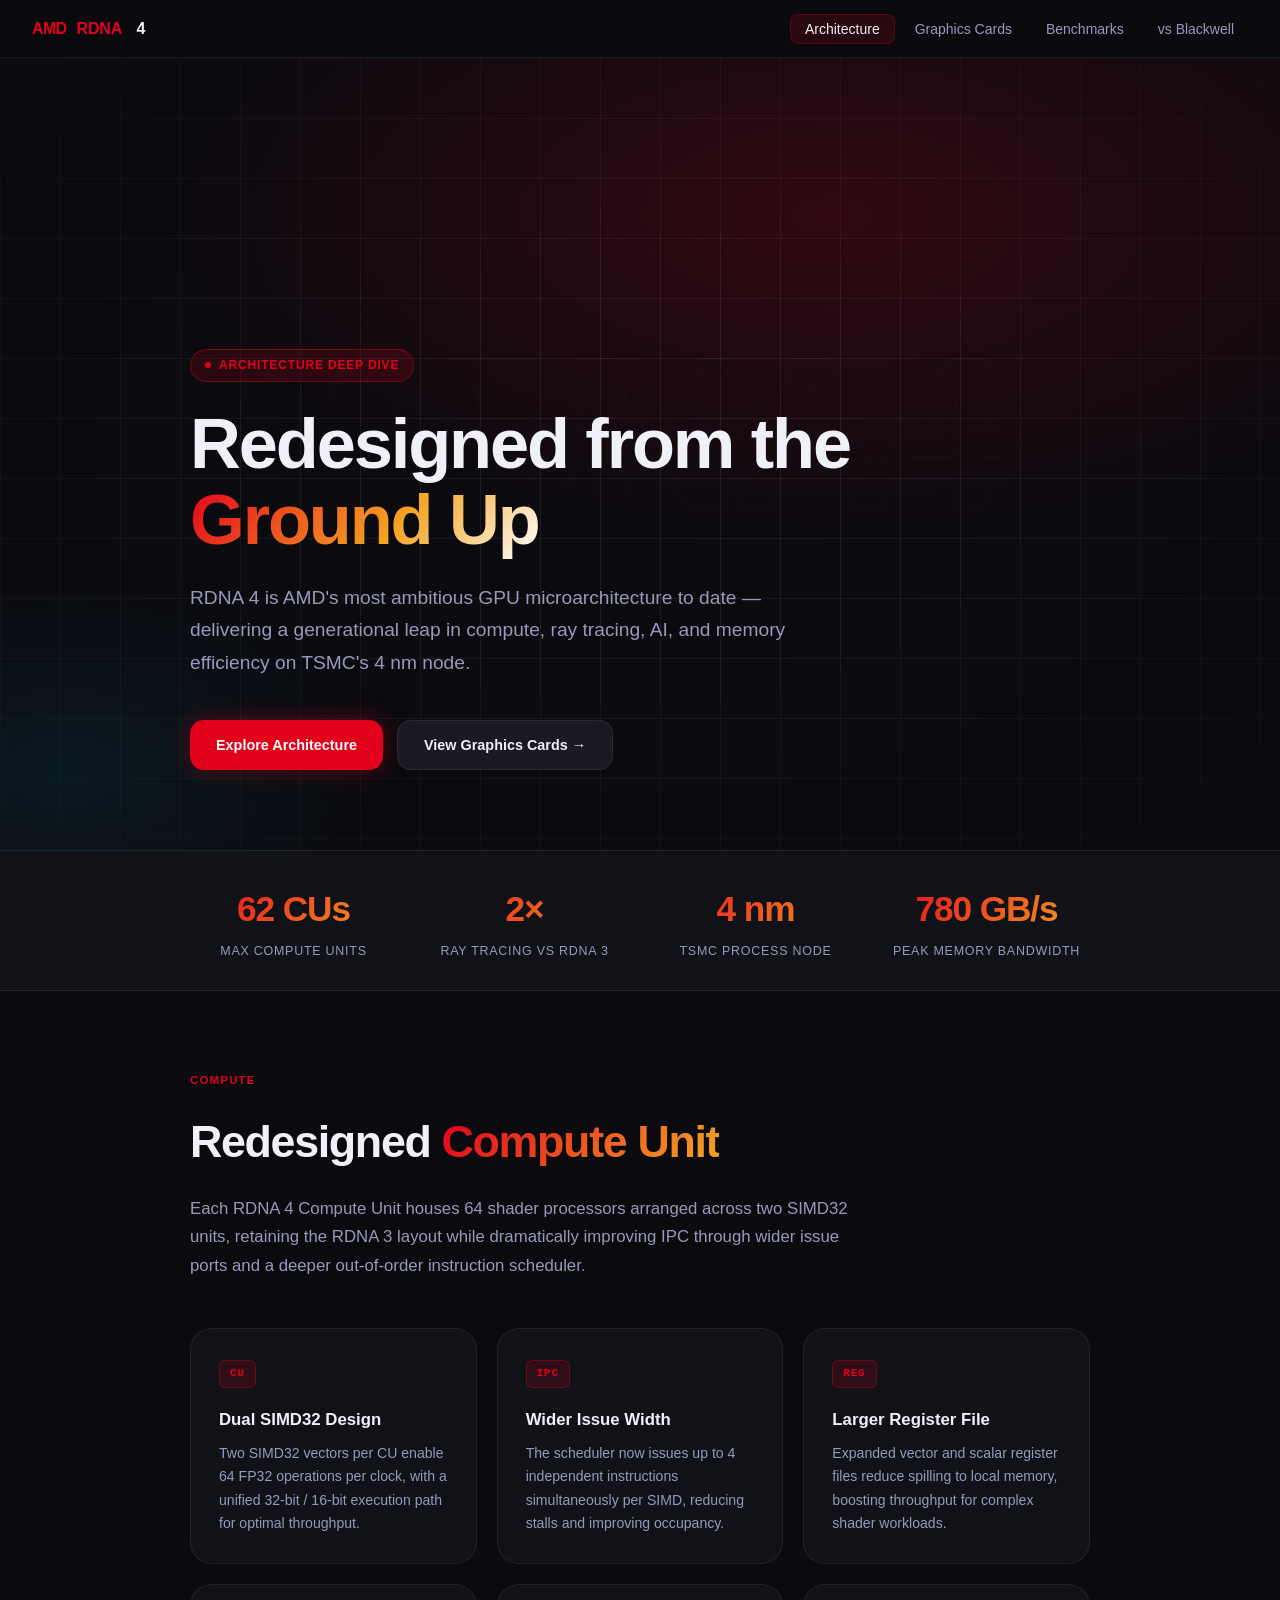
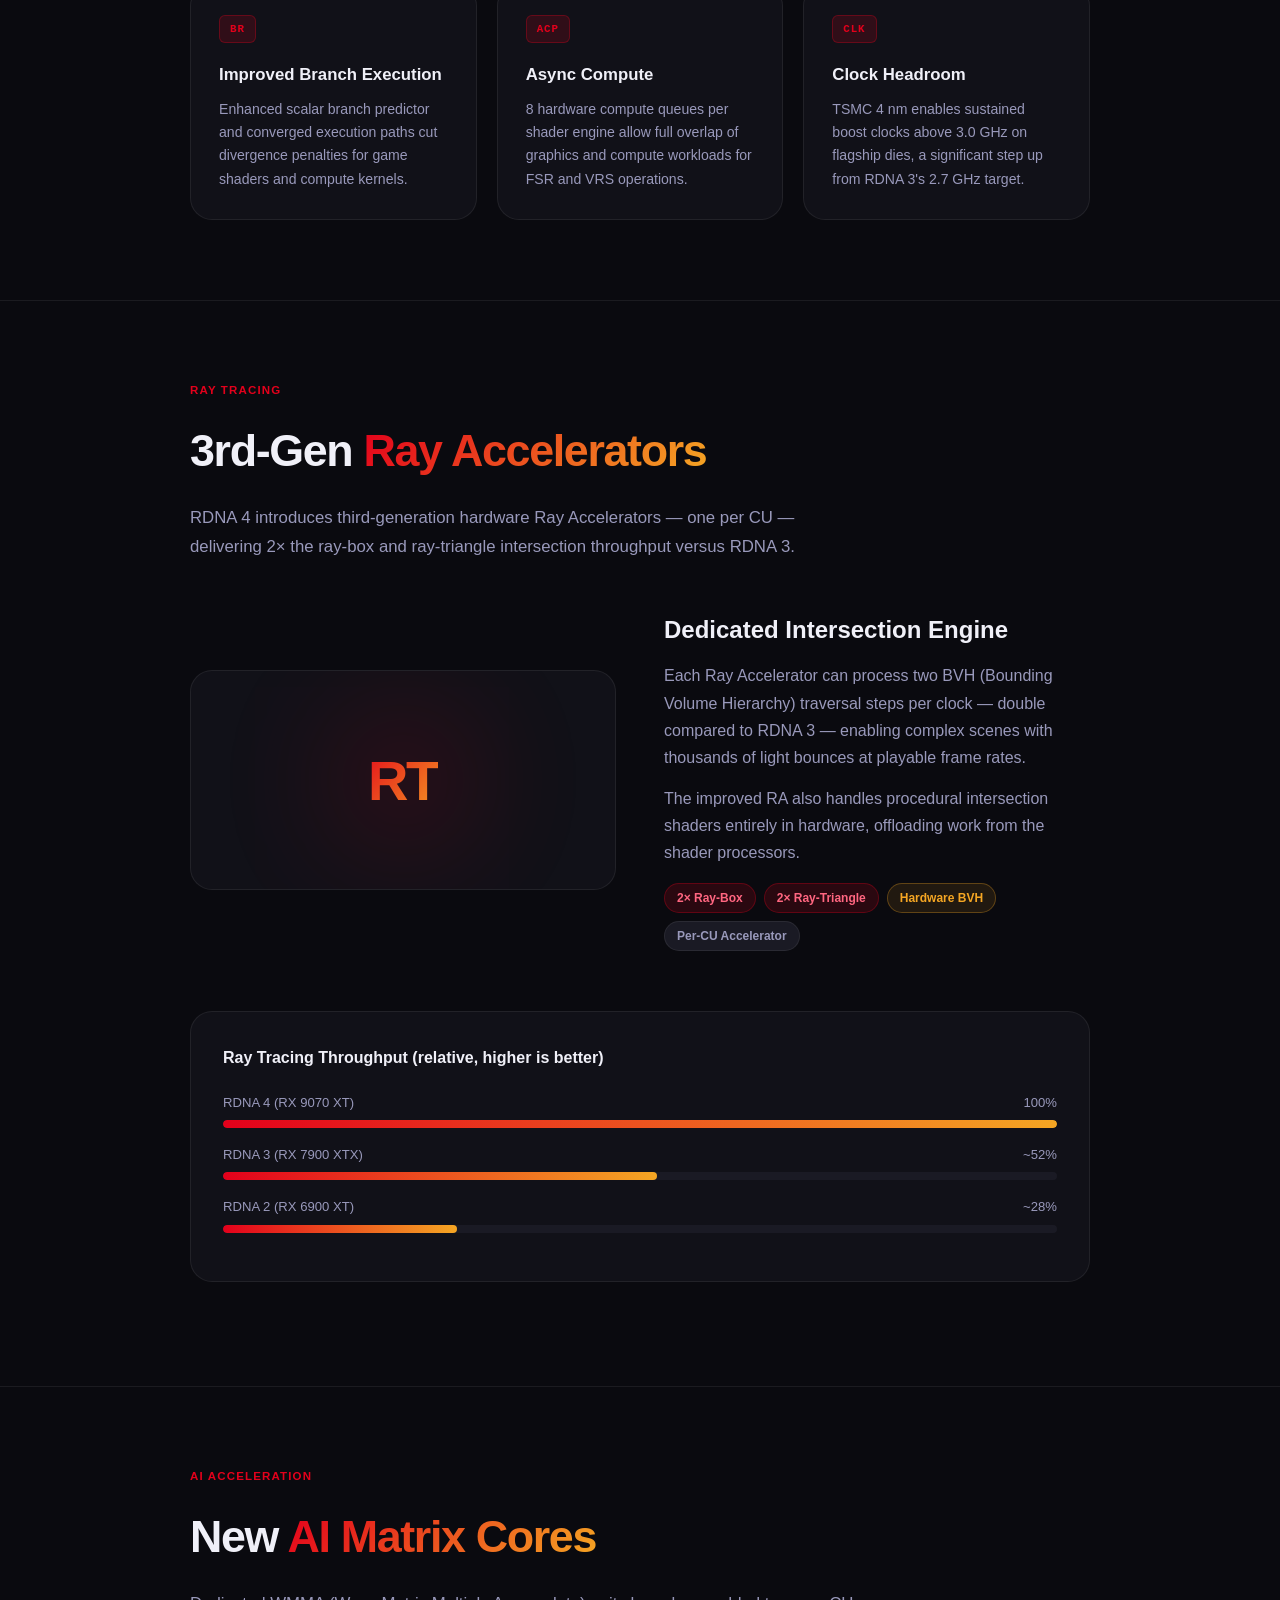
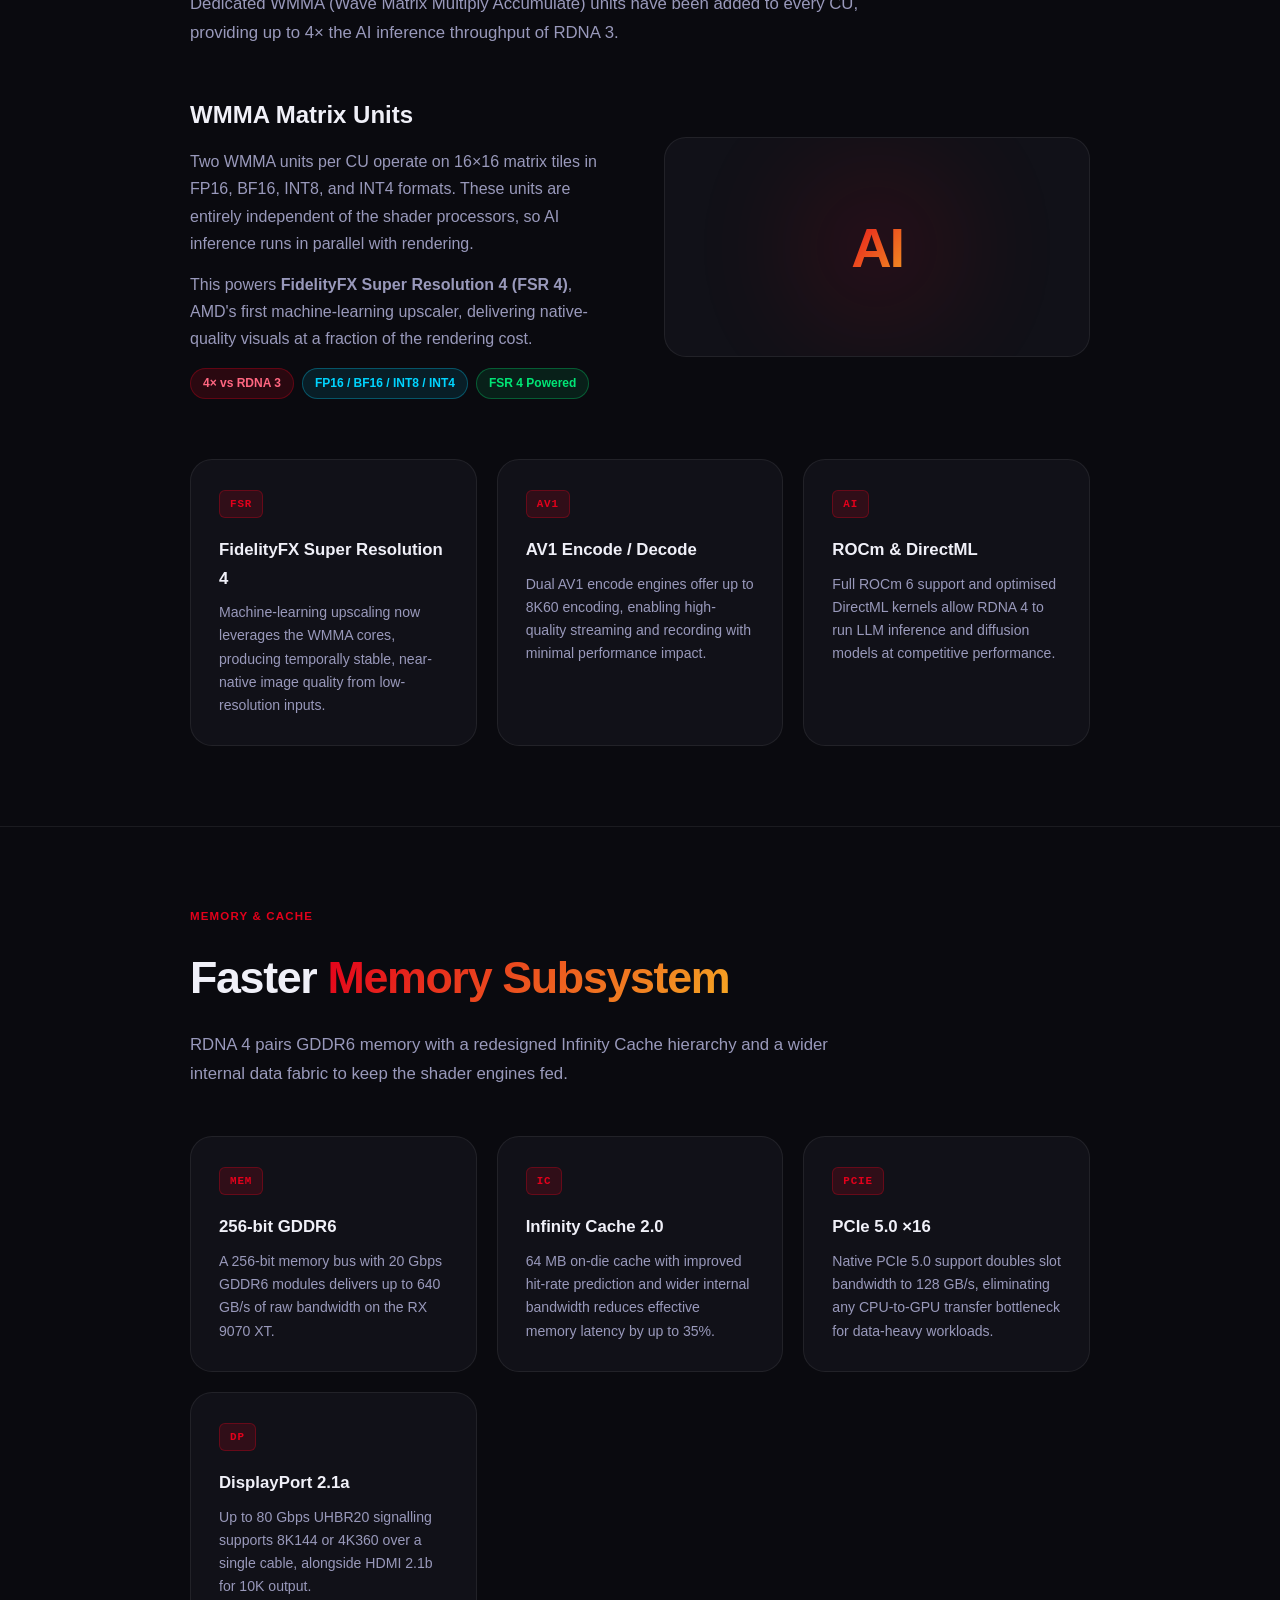
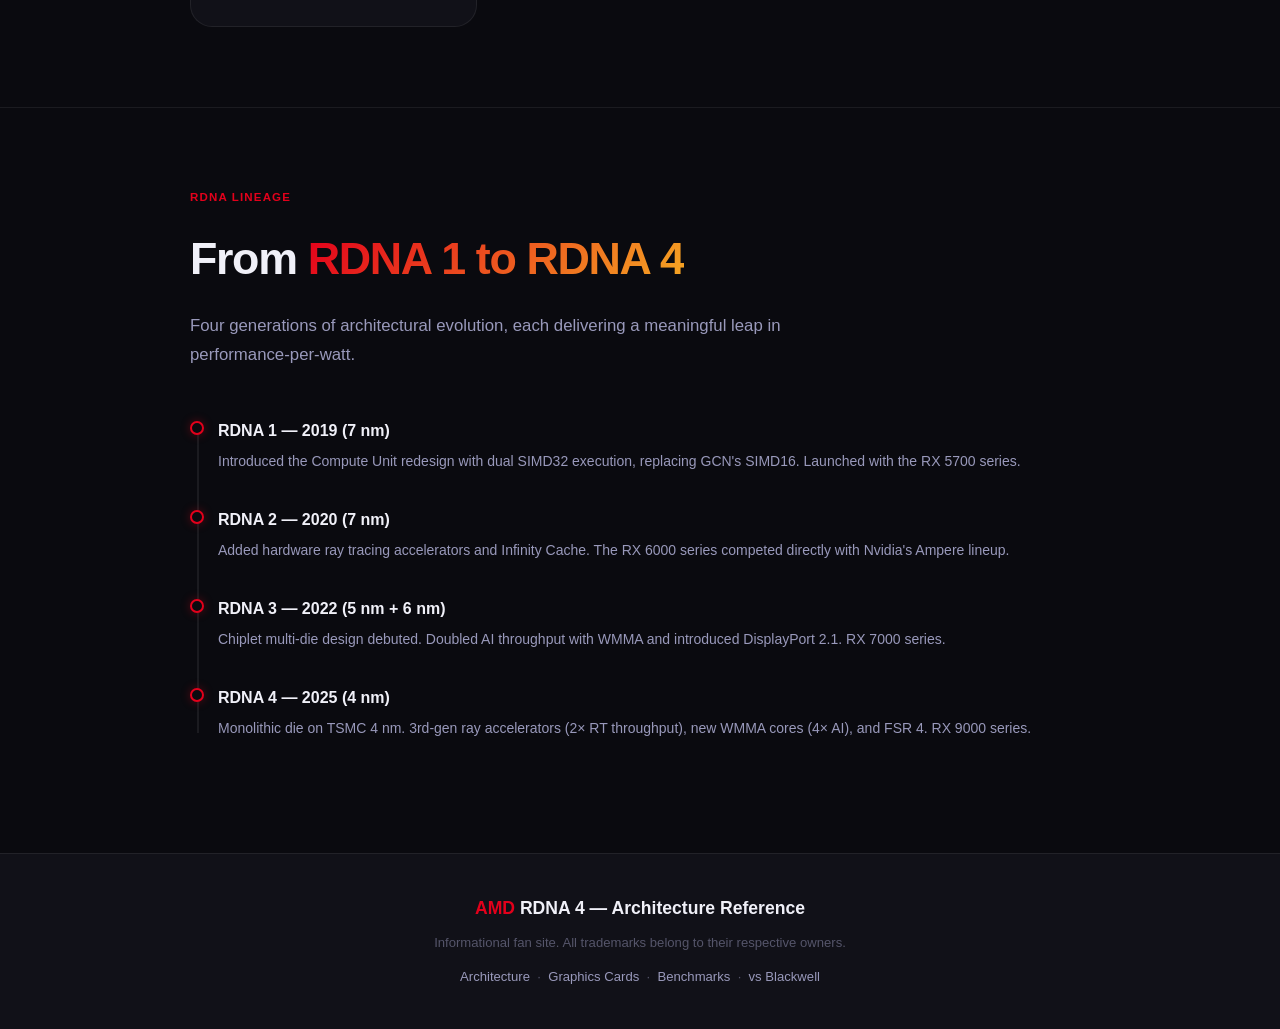
<file: srcs/requirements/bonus/apache/website_data/index.html>
<!DOCTYPE html>
<html lang="en">
<head>
<meta charset="UTF-8">
<meta name="viewport" content="width=device-width, initial-scale=1.0">
<title>AMD RDNA 4 Architecture — Deep Dive</title>
<meta name="description" content="Complete technical breakdown of AMD's RDNA 4 GPU architecture — compute design, ray tracing, AI acceleration, and memory subsystem.">
<link rel="stylesheet" href="style.css">
</head>
<body>

<nav>
  <div class="nav-brand">
    <div class="logo">AMD</div>
    <span>RDNA</span>&nbsp;4
  </div>
  <ul class="nav-links">
    <li><a href="index.html" class="active">Architecture</a></li>
    <li><a href="cards.html">Graphics Cards</a></li>
    <li><a href="benchmarks.html">Benchmarks</a></li>
    <li><a href="vs-blackwell.html">vs Blackwell</a></li>
  </ul>
</nav>

<!-- ─── HERO ──────────────────────────────────────────────── -->
<section class="hero">
  <div class="hero-grid"></div>
  <div class="hero-bg-label">RDNA4</div>
  <div class="hero-inner">
    <div class="eyebrow"><span class="dot"></span>Architecture Deep Dive</div>
    <h1>Redesigned from the<br><span class="accent">Ground Up</span></h1>
    <p class="hero-sub">
      RDNA 4 is AMD's most ambitious GPU microarchitecture to date —
      delivering a generational leap in compute, ray tracing, AI, and memory efficiency
      on TSMC's 4&nbsp;nm node.
    </p>
    <div class="btn-group">
      <a class="btn btn-primary" href="#compute">Explore Architecture</a>
      <a class="btn btn-ghost"   href="cards.html">View Graphics Cards →</a>
    </div>
  </div>
</section>

<!-- ─── STAT STRIP ────────────────────────────────────────── -->
<div class="stat-strip">
  <div class="stat-grid">
    <div class="stat-item fade-in">
      <div class="val" data-count="64" data-suffix=" CUs">0 CUs</div>
      <div class="label">Max Compute Units</div>
    </div>
    <div class="stat-item fade-in">
      <div class="val" data-count="2" data-suffix="×">0×</div>
      <div class="label">Ray Tracing vs RDNA&nbsp;3</div>
    </div>
    <div class="stat-item fade-in">
      <div class="val" data-count="4" data-suffix=" nm">0 nm</div>
      <div class="label">TSMC Process Node</div>
    </div>
    <div class="stat-item fade-in">
      <div class="val" data-count="800" data-suffix=" GB/s">0 GB/s</div>
      <div class="label">Peak Memory Bandwidth</div>
    </div>
  </div>
</div>

<!-- ─── COMPUTE ───────────────────────────────────────────── -->
<section class="section" id="compute">
  <div class="section-inner">
    <div class="section-label">Compute</div>
    <h2>Redesigned <span class="accent">Compute Unit</span></h2>
    <p class="section-lead">
      Each RDNA 4 Compute Unit houses 64 shader processors arranged across two SIMD32 units,
      retaining the RDNA 3 layout while dramatically improving IPC through wider issue ports
      and a deeper out-of-order instruction scheduler.
    </p>

    <div class="card-grid">
      <div class="card">
        <div class="card-icon">CU</div>
        <h3>Dual SIMD32 Design</h3>
        <p>Two SIMD32 vectors per CU enable 64 FP32 operations per clock, with a unified 32-bit / 16-bit execution path for optimal throughput.</p>
      </div>
      <div class="card">
        <div class="card-icon">IPC</div>
        <h3>Wider Issue Width</h3>
        <p>The scheduler now issues up to 4 independent instructions simultaneously per SIMD, reducing stalls and improving occupancy.</p>
      </div>
      <div class="card">
        <div class="card-icon">REG</div>
        <h3>Larger Register File</h3>
        <p>Expanded vector and scalar register files reduce spilling to local memory, boosting throughput for complex shader workloads.</p>
      </div>
      <div class="card">
        <div class="card-icon">BR</div>
        <h3>Improved Branch Execution</h3>
        <p>Enhanced scalar branch predictor and converged execution paths cut divergence penalties for game shaders and compute kernels.</p>
      </div>
      <div class="card">
        <div class="card-icon">ACP</div>
        <h3>Async Compute</h3>
        <p>8 hardware compute queues per shader engine allow full overlap of graphics and compute workloads for FSR and VRS operations.</p>
      </div>
      <div class="card">
        <div class="card-icon">CLK</div>
        <h3>Clock Headroom</h3>
        <p>TSMC 4 nm enables sustained boost clocks above 3.0 GHz on flagship dies, a significant step up from RDNA 3's 2.7 GHz target.</p>
      </div>
    </div>
  </div>
</section>

<hr class="divider">

<!-- ─── RAY TRACING ───────────────────────────────────────── -->
<section class="section" id="rt">
  <div class="section-inner">
    <div class="section-label">Ray Tracing</div>
    <h2>3rd&#8209;Gen <span class="accent">Ray Accelerators</span></h2>
    <p class="section-lead">
      RDNA 4 introduces third-generation hardware Ray Accelerators — one per CU —
      delivering 2× the ray-box and ray-triangle intersection throughput versus RDNA 3.
    </p>

    <div class="feature-row">
      <div class="feature-art">
        <div class="glow"></div>
        <div class="art-label">RT</div>
      </div>
      <div class="feature-text">
        <h3>Dedicated Intersection Engine</h3>
        <p>Each Ray Accelerator can process two BVH (Bounding Volume Hierarchy) traversal steps per clock — double compared to RDNA 3 — enabling complex scenes with thousands of light bounces at playable frame rates.</p>
        <p>The improved RA also handles procedural intersection shaders entirely in hardware, offloading work from the shader processors.</p>
        <div class="tag-list">
          <span class="tag red">2× Ray-Box</span>
          <span class="tag red">2× Ray-Triangle</span>
          <span class="tag amber">Hardware BVH</span>
          <span class="tag">Per-CU Accelerator</span>
        </div>
      </div>
    </div>

    <div class="compare-block">
      <h4>Ray Tracing Throughput (relative, higher is better)</h4>
      <div class="bar-row">
        <div class="bar-row-label"><span>RDNA 4 (RX 9070 XT)</span><span>100%</span></div>
        <div class="bar-track"><div class="bar-fill" data-w="100%"></div></div>
      </div>
      <div class="bar-row">
        <div class="bar-row-label"><span>RDNA 3 (RX 7900 XTX)</span><span>~52%</span></div>
        <div class="bar-track"><div class="bar-fill" data-w="52%"></div></div>
      </div>
      <div class="bar-row">
        <div class="bar-row-label"><span>RDNA 2 (RX 6900 XT)</span><span>~28%</span></div>
        <div class="bar-track"><div class="bar-fill" data-w="28%"></div></div>
      </div>
    </div>
  </div>
</section>

<hr class="divider">

<!-- ─── AI ────────────────────────────────────────────────── -->
<section class="section" id="ai">
  <div class="section-inner">
    <div class="section-label">AI Acceleration</div>
    <h2>New <span class="accent">AI Matrix Cores</span></h2>
    <p class="section-lead">
      Dedicated WMMA (Wave Matrix Multiply Accumulate) units have been added to every CU,
      providing up to 4× the AI inference throughput of RDNA 3.
    </p>

    <div class="feature-row reverse">
      <div class="feature-art">
        <div class="glow"></div>
        <div class="art-label">AI</div>
      </div>
      <div class="feature-text">
        <h3>WMMA Matrix Units</h3>
        <p>Two WMMA units per CU operate on 16×16 matrix tiles in FP16, BF16, INT8, and INT4 formats. These units are entirely independent of the shader processors, so AI inference runs in parallel with rendering.</p>
        <p>This powers <strong>FidelityFX Super Resolution 4 (FSR 4)</strong>, AMD's first machine-learning upscaler, delivering native-quality visuals at a fraction of the rendering cost.</p>
        <div class="tag-list">
          <span class="tag red">4× vs RDNA 3</span>
          <span class="tag cyan">FP16 / BF16 / INT8 / INT4</span>
          <span class="tag green">FSR 4 Powered</span>
        </div>
      </div>
    </div>

    <div class="card-grid">
      <div class="card">
        <div class="card-icon">FSR</div>
        <h3>FidelityFX Super Resolution 4</h3>
        <p>Machine-learning upscaling now leverages the WMMA cores, producing temporally stable, near-native image quality from low-resolution inputs.</p>
      </div>
      <div class="card">
        <div class="card-icon">AV1</div>
        <h3>AV1 Encode / Decode</h3>
        <p>Dual AV1 encode engines offer up to 8K60 encoding, enabling high-quality streaming and recording with minimal performance impact.</p>
      </div>
      <div class="card">
        <div class="card-icon">AI</div>
        <h3>ROCm & DirectML</h3>
        <p>Full ROCm 6 support and optimised DirectML kernels allow RDNA 4 to run LLM inference and diffusion models at competitive performance.</p>
      </div>
    </div>
  </div>
</section>

<hr class="divider">

<!-- ─── MEMORY ────────────────────────────────────────────── -->
<section class="section" id="memory">
  <div class="section-inner">
    <div class="section-label">Memory &amp; Cache</div>
    <h2>Faster <span class="accent">Memory Subsystem</span></h2>
    <p class="section-lead">
      RDNA 4 pairs GDDR6 memory with a redesigned Infinity Cache hierarchy and a
      wider internal data fabric to keep the shader engines fed.
    </p>

    <div class="card-grid">
      <div class="card">
        <div class="card-icon">MEM</div>
        <h3>256-bit GDDR6</h3>
        <p>A 256-bit memory bus with 20 Gbps GDDR6 modules delivers up to 640 GB/s of raw bandwidth on the RX 9070 XT.</p>
      </div>
      <div class="card">
        <div class="card-icon">IC</div>
        <h3>Infinity Cache 2.0</h3>
        <p>64 MB on-die cache with improved hit-rate prediction and wider internal bandwidth reduces effective memory latency by up to 35%.</p>
      </div>
      <div class="card">
        <div class="card-icon">PCIE</div>
        <h3>PCIe 5.0 ×16</h3>
        <p>Native PCIe 5.0 support doubles slot bandwidth to 128 GB/s, eliminating any CPU-to-GPU transfer bottleneck for data-heavy workloads.</p>
      </div>
      <div class="card">
        <div class="card-icon">DP</div>
        <h3>DisplayPort 2.1a</h3>
        <p>Up to 80 Gbps UHBR20 signalling supports 8K144 or 4K360 over a single cable, alongside HDMI 2.1b for 10K output.</p>
      </div>
    </div>
  </div>
</section>

<hr class="divider">

<!-- ─── TIMELINE ──────────────────────────────────────────── -->
<section class="section" id="history">
  <div class="section-inner">
    <div class="section-label">RDNA Lineage</div>
    <h2>From <span class="accent">RDNA 1 to RDNA 4</span></h2>
    <p class="section-lead">Four generations of architectural evolution, each delivering a meaningful leap in performance-per-watt.</p>

    <div class="timeline">
      <div class="tl-item">
        <div class="tl-dot"></div>
        <h4>RDNA 1 — 2019 (7 nm)</h4>
        <p>Introduced the Compute Unit redesign with dual SIMD32 execution, replacing GCN's SIMD16. Launched with the RX 5700 series.</p>
      </div>
      <div class="tl-item">
        <div class="tl-dot"></div>
        <h4>RDNA 2 — 2020 (7 nm)</h4>
        <p>Added hardware ray tracing accelerators and Infinity Cache. The RX 6000 series competed directly with Nvidia's Ampere lineup.</p>
      </div>
      <div class="tl-item">
        <div class="tl-dot"></div>
        <h4>RDNA 3 — 2022 (5 nm + 6 nm)</h4>
        <p>Chiplet multi-die design debuted. Doubled AI throughput with WMMA and introduced DisplayPort 2.1. RX 7000 series.</p>
      </div>
      <div class="tl-item">
        <div class="tl-dot"></div>
        <h4>RDNA 4 — 2025 (4 nm)</h4>
        <p>Monolithic die on TSMC 4 nm. 3rd-gen ray accelerators (2× RT throughput), new WMMA cores (4× AI), and FSR 4. RX 9000 series.</p>
      </div>
    </div>
  </div>
</section>

<!-- ─── FOOTER ────────────────────────────────────────────── -->
<footer>
  <div class="footer-inner">
    <div class="footer-brand"><span>AMD</span> RDNA 4 — Architecture Reference</div>
    <p>Informational fan site. All trademarks belong to their respective owners.</p>
    <p style="margin-top:12px">
      <a href="index.html">Architecture</a> &nbsp;·&nbsp;
      <a href="cards.html">Graphics Cards</a> &nbsp;·&nbsp;
      <a href="benchmarks.html">Benchmarks</a> &nbsp;·&nbsp;
      <a href="vs-blackwell.html">vs Blackwell</a>
    </p>
  </div>
</footer>

<script src="main.js"></script>
</body>
</html>
</file>
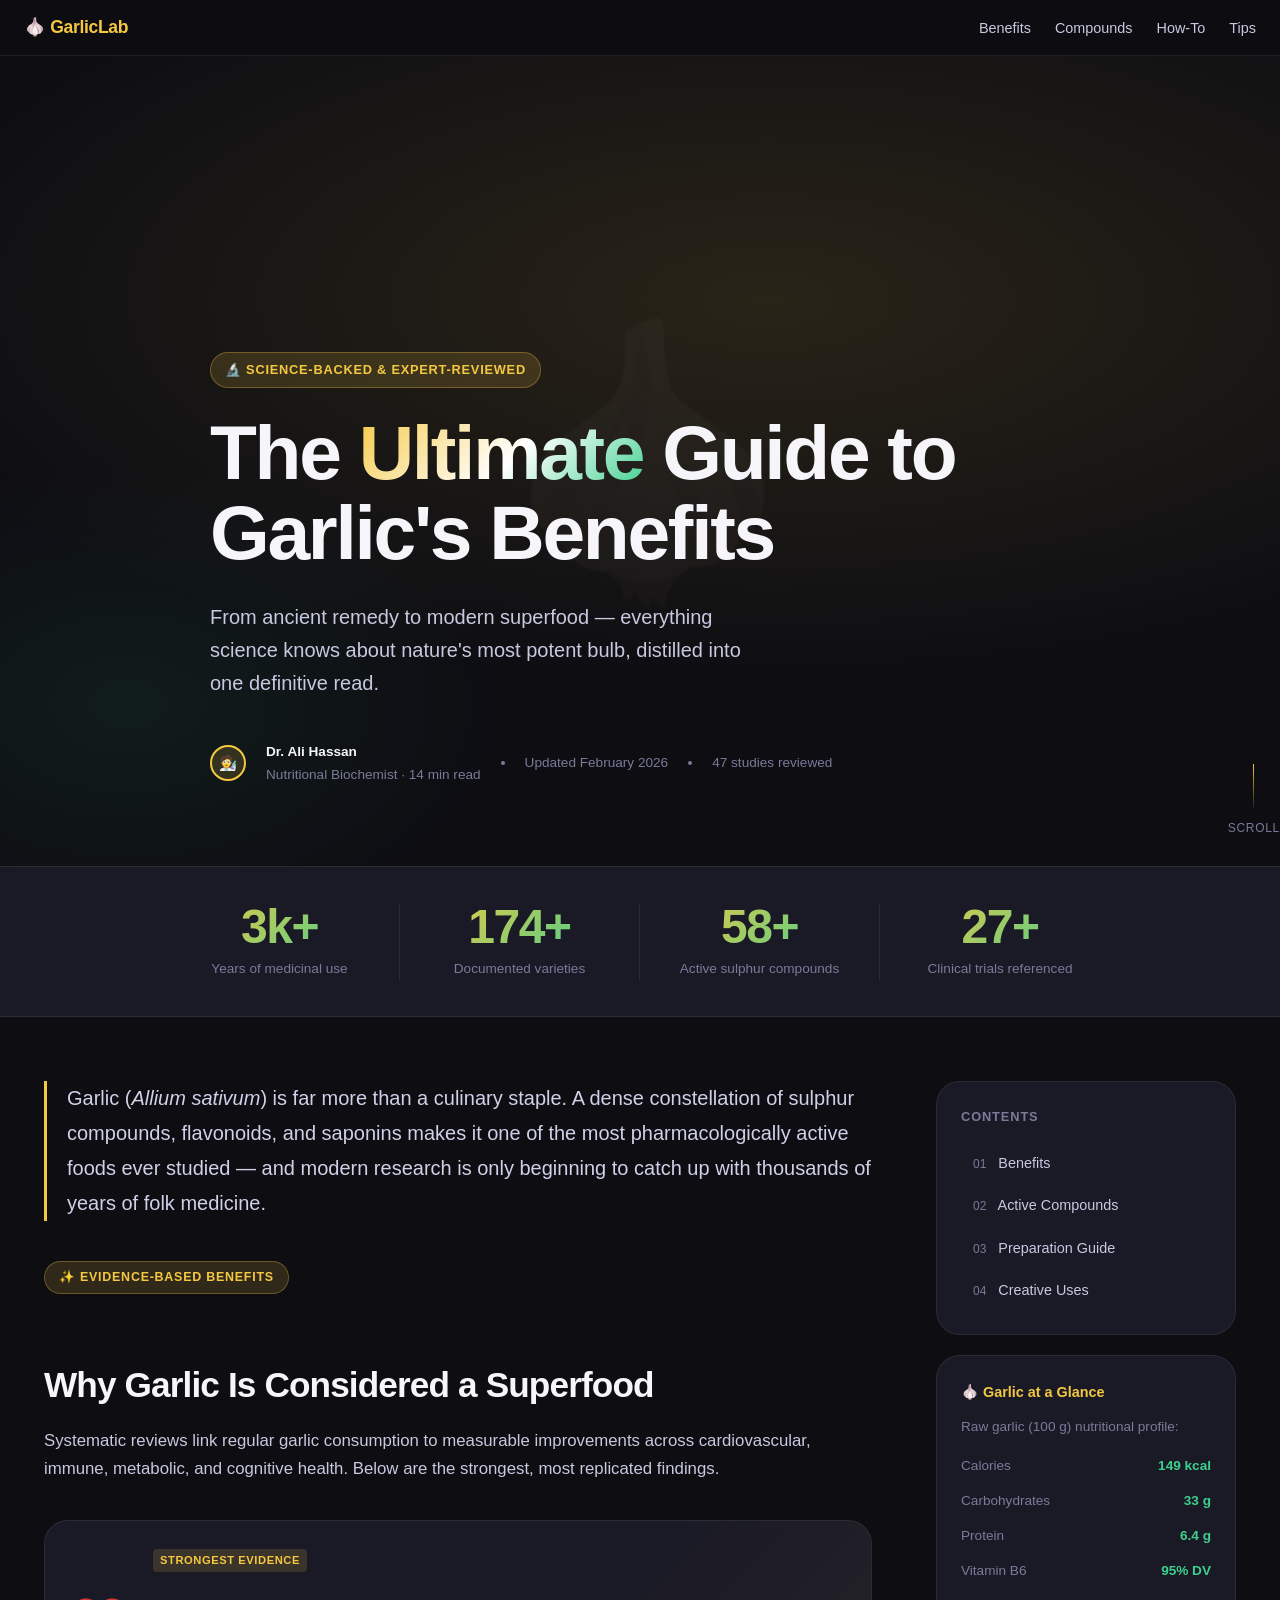
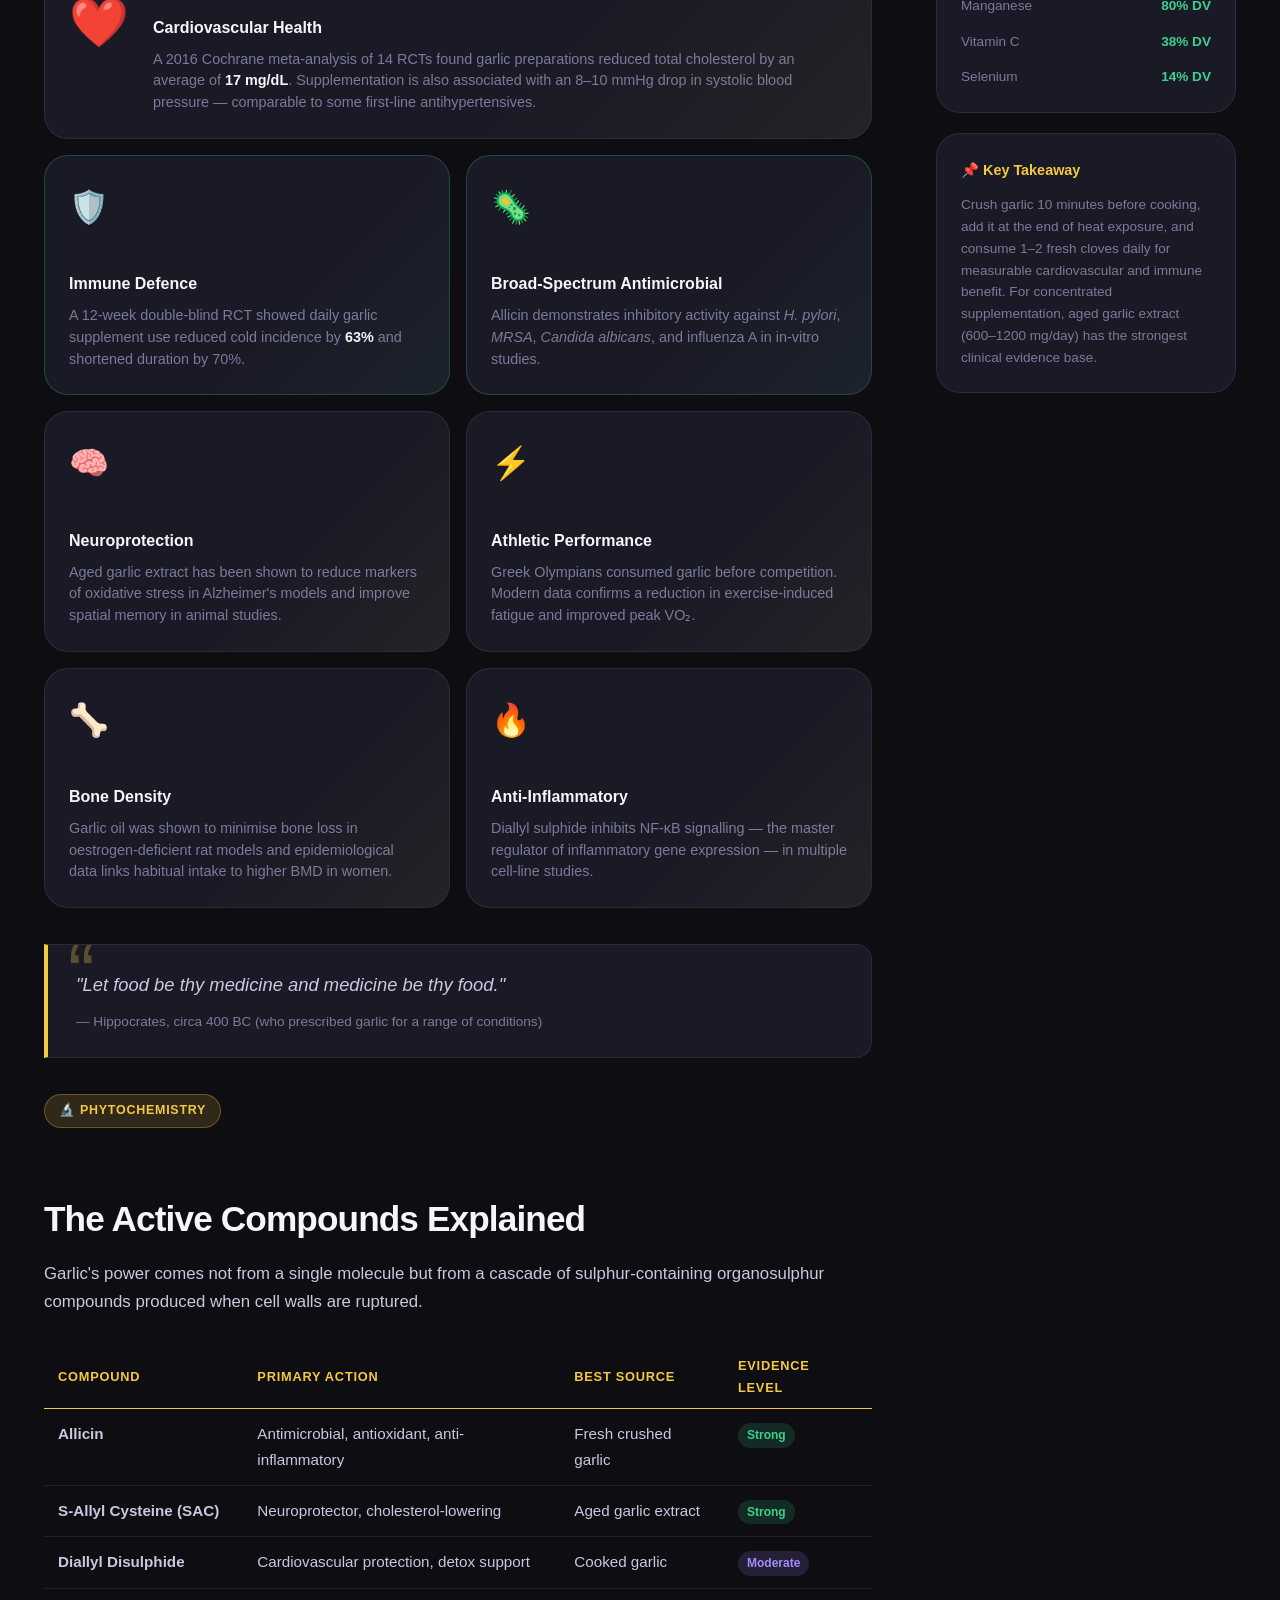
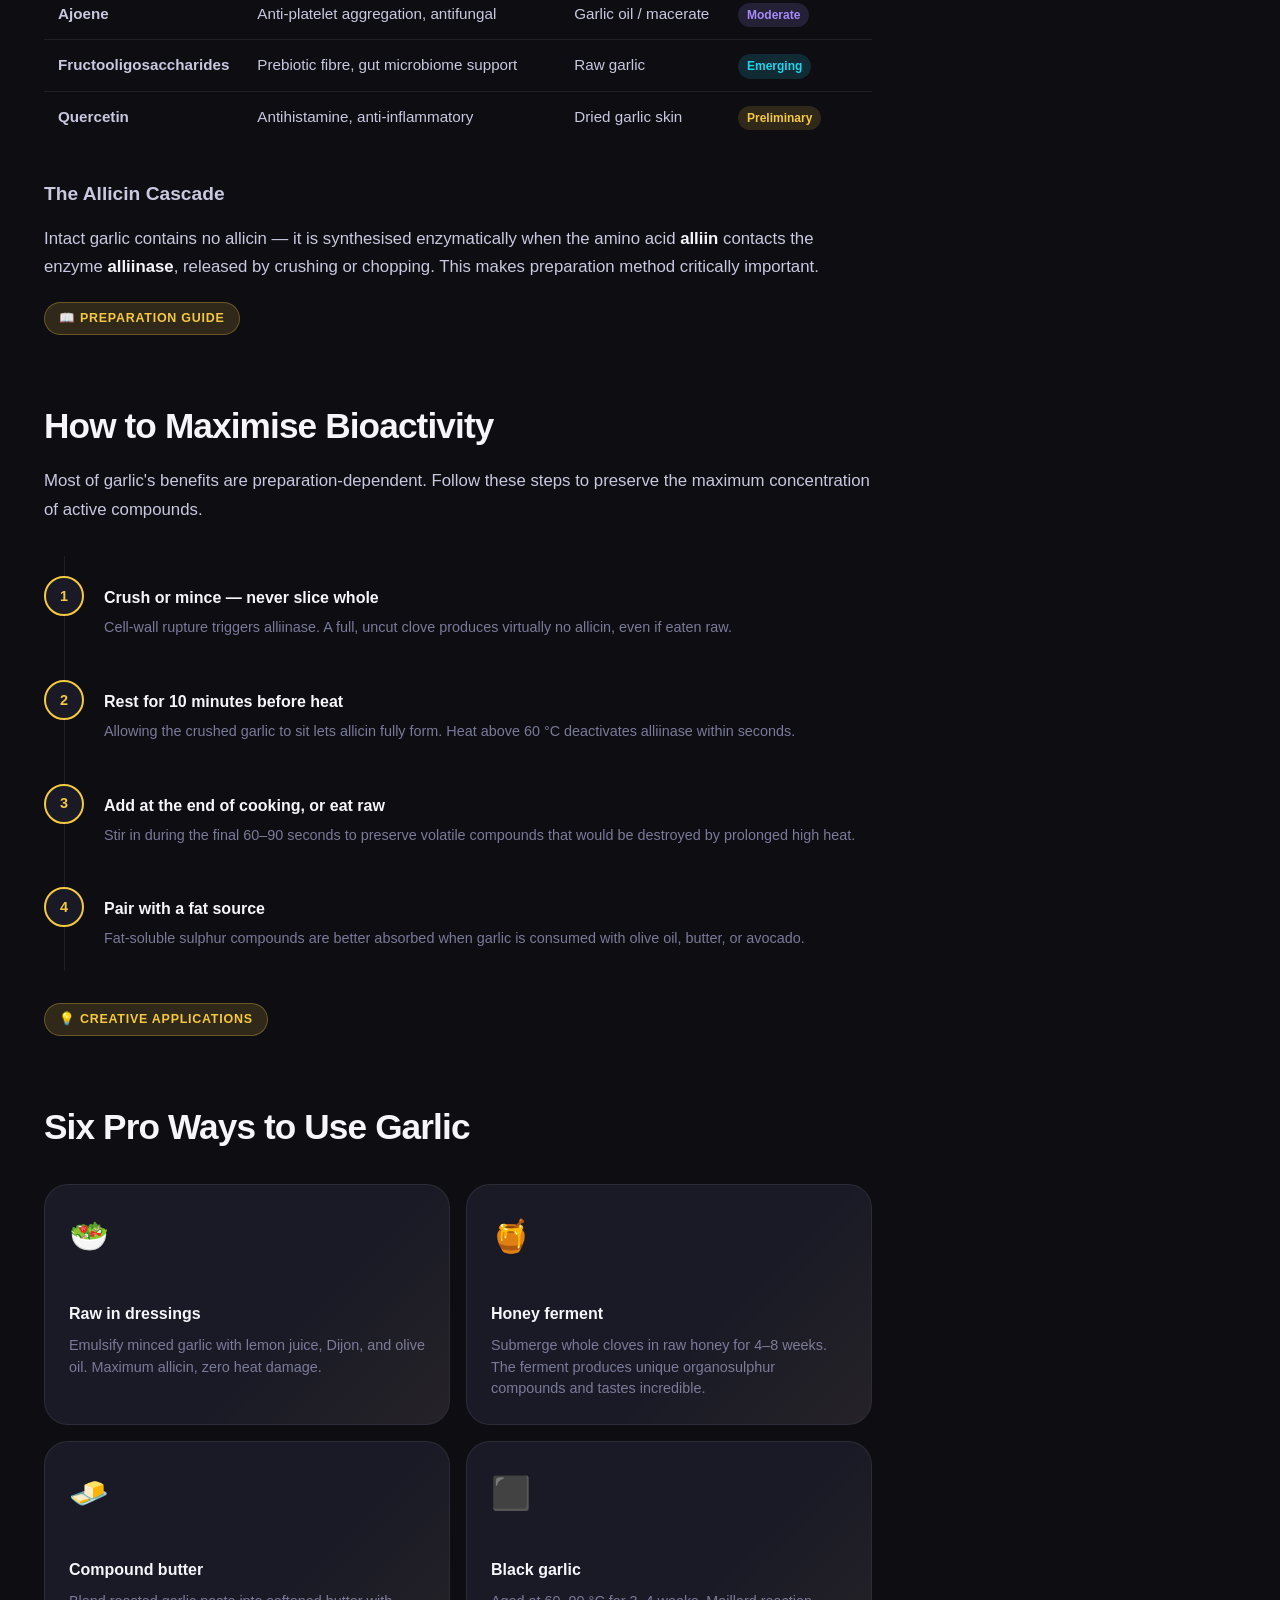
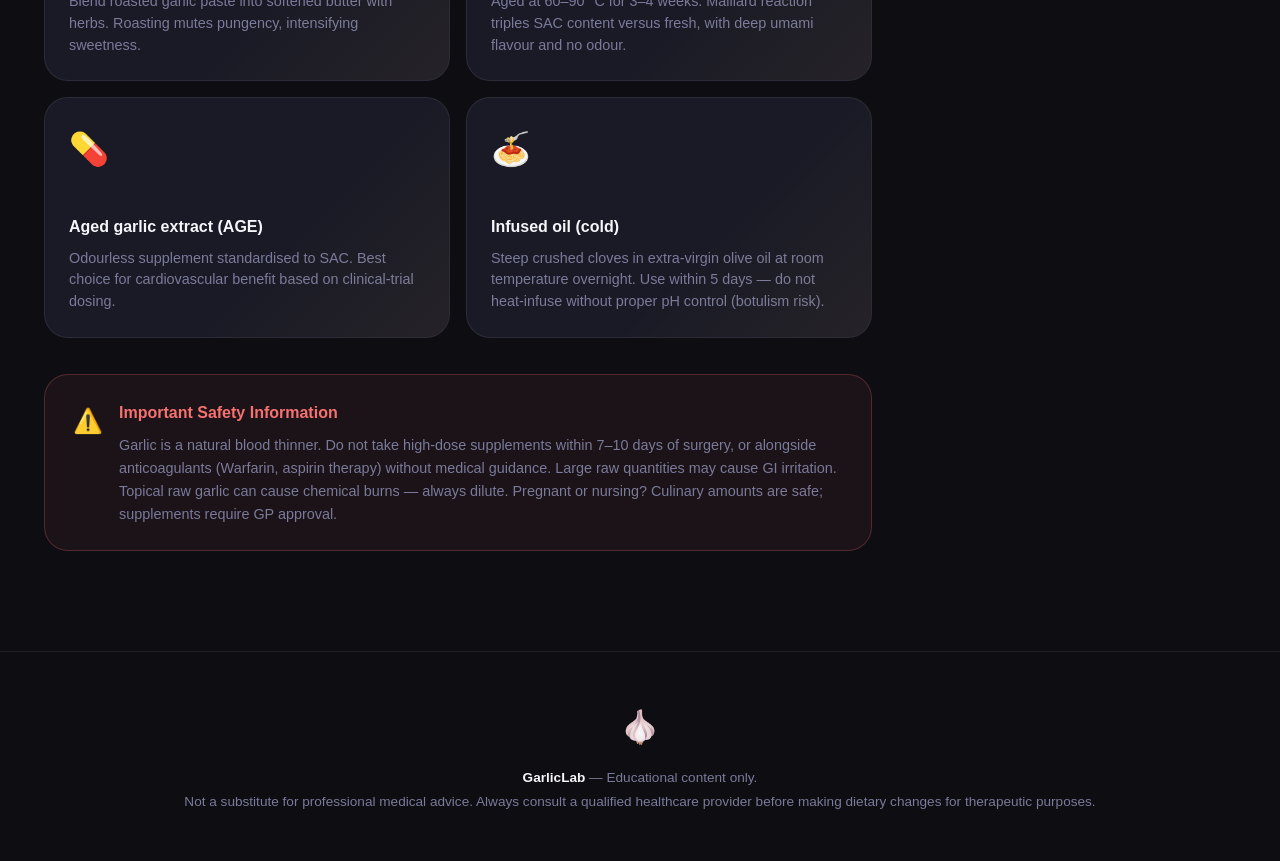
<file: srcs/requirements/wordpress/website_data/garlic-benefits.html>
<!DOCTYPE html>
<html lang="en">
<head>
<meta charset="UTF-8">
<meta name="viewport" content="width=device-width, initial-scale=1.0">
<title>Garlic: Nature's Most Powerful Superfood — The Complete Guide</title>
<meta name="description" content="A deep-dive into garlic's science-backed health benefits, active compounds, and expert tips.">
<style>
/* ─── Reset & Tokens ─────────────────────────────────────────── */
*, *::before, *::after { box-sizing: border-box; margin: 0; padding: 0; }
:root {
  --ink:      #0d0d12;
  --ink-2:    #1a1a26;
  --ink-3:    #252535;
  --muted:    #7a7a9a;
  --line:     rgba(255,255,255,.08);
  --white:    #f5f5fa;
  --off:      #c8c8e0;
  --gold:     #f5c842;
  --gold-dim: rgba(245,200,66,.15);
  --green:    #3ecf8e;
  --rose:     #f87171;
  --purple:   #a78bfa;
  --cyan:     #22d3ee;
  --r:        16px;
  --r-lg:     24px;
}
html { scroll-behavior: smooth; font-size: 16px; }
body {
  font-family: -apple-system, BlinkMacSystemFont, "Segoe UI", Roboto, "Helvetica Neue", Arial, sans-serif;
  background: var(--ink);
  color: var(--white);
  line-height: 1.7;
  -webkit-font-smoothing: antialiased;
}
img { display: block; max-width: 100%; }
a { color: var(--gold); text-decoration: none; }
a:hover { text-decoration: underline; }

/* ─── Progress Bar ──────────────────────────────────────────── */
#progress-bar {
  position: fixed; top: 0; left: 0; height: 3px; width: 0%;
  background: linear-gradient(90deg, var(--gold), var(--green));
  z-index: 1000;
  transition: width .1s linear;
}

/* ─── Nav ───────────────────────────────────────────────────── */
nav {
  position: sticky; top: 0; z-index: 900;
  background: rgba(13,13,18,.85);
  backdrop-filter: blur(12px);
  -webkit-backdrop-filter: blur(12px);
  border-bottom: 1px solid var(--line);
  padding: 0 24px;
  display: flex; align-items: center; justify-content: space-between;
  height: 56px;
}
.nav-brand { font-weight: 700; font-size: 1.1rem; letter-spacing: -0.02em; }
.nav-brand span { color: var(--gold); }
.nav-links { display: flex; gap: 24px; list-style: none; }
.nav-links a { color: var(--off); font-size: .9rem; }
.nav-links a:hover { color: var(--white); text-decoration: none; }

/* ─── Hero ──────────────────────────────────────────────────── */
.hero {
  min-height: 90vh;
  display: flex; flex-direction: column; justify-content: flex-end;
  position: relative; overflow: hidden;
  padding: 80px 24px 80px;
  background: radial-gradient(ellipse 120% 80% at 60% 30%, rgba(245,200,66,.12) 0%, transparent 60%),
              radial-gradient(ellipse 60% 60% at 10% 80%, rgba(62,207,142,.08) 0%, transparent 50%),
              var(--ink);
}
.hero-bg-text {
  position: absolute; top: 50%; left: 50%; transform: translate(-50%,-50%);
  font-size: min(28vw,260px); font-weight: 900; color: transparent;
  -webkit-text-stroke: 1px rgba(255,255,255,.03);
  pointer-events: none; user-select: none; white-space: nowrap; letter-spacing: -0.05em;
}
.hero-inner { max-width: 860px; margin: 0 auto; width: 100%; position: relative; }
.hero-eyebrow {
  display: inline-flex; align-items: center; gap: 8px;
  background: var(--gold-dim); border: 1px solid rgba(245,200,66,.3);
  color: var(--gold); border-radius: 100px; padding: 6px 14px;
  font-size: .8rem; font-weight: 600; letter-spacing: .06em; text-transform: uppercase;
  margin-bottom: 24px;
}
.hero h1 {
  font-size: clamp(2.8rem, 6vw, 5.5rem);
  font-weight: 800; letter-spacing: -0.03em; line-height: 1.05;
  margin-bottom: 28px;
}
.hero h1 em {
  font-style: normal;
  background: linear-gradient(135deg, var(--gold) 0%, #fff 55%, var(--green) 100%);
  -webkit-background-clip: text; -webkit-text-fill-color: transparent; background-clip: text;
}
.hero-sub {
  font-size: clamp(1rem, 2vw, 1.25rem); color: var(--off);
  max-width: 540px; margin-bottom: 40px; line-height: 1.65;
}
.hero-meta {
  display: flex; align-items: center; gap: 20px; flex-wrap: wrap;
  font-size: .85rem; color: var(--muted);
}
.hero-meta .avatar { width: 36px; height: 36px; border-radius: 50%; background: var(--gold-dim); border: 2px solid var(--gold); display: flex; align-items: center; justify-content: center; font-size: .9rem; }
.hero-meta strong { color: var(--white); }
.hero-meta .dot { width: 4px; height: 4px; background: var(--muted); border-radius: 50%; }
.scroll-hint {
  position: absolute; bottom: 28px; right: 0;
  display: flex; flex-direction: column; align-items: center; gap: 6px;
  font-size: .75rem; color: var(--muted); letter-spacing: .06em; text-transform: uppercase;
}
.scroll-hint-line {
  width: 1px; height: 48px;
  background: linear-gradient(to bottom, var(--gold), transparent);
  animation: scrollpulse 2s ease-in-out infinite;
}
@keyframes scrollpulse { 0%,100%{opacity:.3;transform:scaleY(1)} 50%{opacity:1;transform:scaleY(1.15)} }

/* ─── Stats Strip ───────────────────────────────────────────── */
.stats-strip {
  background: var(--ink-2); border-top: 1px solid var(--line); border-bottom: 1px solid var(--line);
  padding: 36px 24px;
}
.stats-inner {
  max-width: 960px; margin: 0 auto;
  display: grid; grid-template-columns: repeat(4, 1fr); gap: 0;
  text-align: center;
}
.stat-col { padding: 0 24px; border-right: 1px solid var(--line); }
.stat-col:last-child { border-right: none; }
.stat-num {
  font-size: clamp(2rem, 4vw, 3rem);
  font-weight: 800; letter-spacing: -0.03em; line-height: 1;
  background: linear-gradient(135deg, var(--gold), var(--green));
  -webkit-background-clip: text; -webkit-text-fill-color: transparent; background-clip: text;
  margin-bottom: 6px;
}
.stat-label { font-size: .85rem; color: var(--muted); }

/* ─── Layout ────────────────────────────────────────────────── */
.page-layout {
  max-width: 1240px; margin: 0 auto;
  display: grid; grid-template-columns: 1fr 300px;
  gap: 64px; padding: 64px 24px;
  align-items: start;
}
.article-body { min-width: 0; }

/* ─── Article Typography ────────────────────────────────────── */
.article-body h2 {
  font-size: clamp(1.6rem, 3vw, 2.2rem);
  font-weight: 700; letter-spacing: -0.025em; line-height: 1.2;
  margin: 56px 0 20px; color: var(--white);
}
.article-body h2:first-child { margin-top: 0; }
.article-body h3 {
  font-size: 1.2rem; font-weight: 600; margin: 36px 0 14px;
  color: var(--off);
}
.article-body p { margin-bottom: 20px; color: var(--off); font-size: 1.05rem; }
.article-body p strong { color: var(--white); }
.lead {
  font-size: 1.25rem !important; line-height: 1.75 !important; color: #d0d0e8 !important;
  border-left: 3px solid var(--gold); padding-left: 20px; margin-bottom: 40px !important;
}

/* ─── Callout / Pull-quote ───────────────────────────────────── */
.callout {
  background: var(--ink-2); border: 1px solid var(--line);
  border-left: 4px solid var(--gold);
  border-radius: 0 var(--r) var(--r) 0;
  padding: 24px 28px; margin: 36px 0;
  font-size: 1.15rem; font-style: italic; color: var(--off);
  position: relative;
}
.callout::before {
  content: '\201C'; position: absolute; top: -12px; left: 20px;
  font-size: 5rem; line-height: 1; color: var(--gold); opacity: .3;
  font-style: normal;
}
.callout cite { display: block; margin-top: 10px; font-size: .85rem; font-style: normal; color: var(--muted); }

/* ─── Benefit Cards Grid ─────────────────────────────────────── */
.cards-grid {
  display: grid; grid-template-columns: repeat(2, 1fr); gap: 16px;
  margin: 36px 0;
}
.card {
  background: var(--ink-2); border: 1px solid var(--line);
  border-radius: var(--r-lg); padding: 24px;
  transition: transform .25s ease, border-color .25s ease, box-shadow .25s ease;
  position: relative; overflow: hidden;
}
.card::after {
  content: ''; position: absolute; inset: 0;
  background: linear-gradient(135deg, transparent 60%, rgba(245,200,66,.05));
  pointer-events: none;
}
.card:hover {
  transform: translateY(-4px);
  border-color: rgba(245,200,66,.4);
  box-shadow: 0 12px 40px rgba(245,200,66,.08);
}
.card-icon { font-size: 2rem; margin-bottom: 12px; }
.card h3 { font-size: 1rem; font-weight: 600; color: var(--white); margin-bottom: 8px; }
.card p { font-size: .9rem; color: var(--muted); margin: 0; line-height: 1.5; }
.card-accent { border-color: rgba(62,207,142,.25); }
.card-accent:hover { border-color: rgba(62,207,142,.6); box-shadow: 0 12px 40px rgba(62,207,142,.08); }
.card-accent::after { background: linear-gradient(135deg, transparent 60%, rgba(62,207,142,.05)); }
.card-wide { grid-column: span 2; display: flex; gap: 24px; align-items: center; }
.card-wide .card-icon { font-size: 3rem; flex-shrink: 0; }
.card-badge {
  display: inline-block; background: var(--gold-dim); color: var(--gold);
  border-radius: 4px; font-size: .7rem; font-weight: 700; padding: 2px 7px;
  text-transform: uppercase; letter-spacing: .05em; margin-bottom: 6px;
}

/* ─── Compound Table ─────────────────────────────────────────── */
.compound-table { width: 100%; border-collapse: collapse; margin: 28px 0; font-size: .95rem; }
.compound-table thead tr { border-bottom: 1px solid var(--gold); }
.compound-table th {
  text-align: left; padding: 10px 14px; color: var(--gold);
  font-size: .8rem; text-transform: uppercase; letter-spacing: .06em; font-weight: 600;
}
.compound-table td { padding: 12px 14px; color: var(--off); border-bottom: 1px solid var(--line); vertical-align: top; }
.compound-table tr:last-child td { border-bottom: none; }
.compound-table tr:hover td { background: var(--ink-2); }
.tag { display: inline-block; padding: 2px 9px; border-radius: 100px; font-size: .75rem; font-weight: 600; }
.tag-green { background: rgba(62,207,142,.15); color: var(--green); }
.tag-purple { background: rgba(167,139,250,.15); color: var(--purple); }
.tag-cyan { background: rgba(34,211,238,.15); color: var(--cyan); }
.tag-gold { background: var(--gold-dim); color: var(--gold); }

/* ─── Steps ──────────────────────────────────────────────────── */
.steps { display: flex; flex-direction: column; gap: 0; margin: 32px 0; position: relative; }
.steps::before {
  content: ''; position: absolute; left: 20px; top: 0; bottom: 0;
  width: 1px; background: var(--line);
}
.step { display: flex; gap: 20px; padding: 20px 0; position: relative; }
.step-num {
  width: 40px; height: 40px; border-radius: 50%; flex-shrink: 0;
  background: var(--ink-2); border: 2px solid var(--gold);
  display: flex; align-items: center; justify-content: center;
  font-weight: 700; font-size: .9rem; color: var(--gold); z-index: 1;
}
.step-content { padding-top: 8px; }
.step-content h4 { font-size: 1rem; margin-bottom: 4px; color: var(--white); }
.step-content p { font-size: .9rem; color: var(--muted); margin: 0; }

/* ─── Warning Box ────────────────────────────────────────────── */
.warning {
  background: rgba(248,113,113,.06); border: 1px solid rgba(248,113,113,.25);
  border-radius: var(--r-lg); padding: 24px 28px; margin: 36px 0;
  display: flex; gap: 16px; align-items: flex-start;
}
.warning-icon { font-size: 1.5rem; flex-shrink: 0; margin-top: 2px; }
.warning-body h4 { color: var(--rose); font-size: 1rem; margin-bottom: 8px; }
.warning-body p { font-size: .9rem; color: var(--muted); margin: 0; line-height: 1.6; }

/* ─── Sidebar ────────────────────────────────────────────────── */
.sidebar { position: sticky; top: 80px; display: flex; flex-direction: column; gap: 20px; }
.toc-card {
  background: var(--ink-2); border: 1px solid var(--line); border-radius: var(--r-lg); padding: 24px;
}
.toc-card h4 { font-size: .8rem; text-transform: uppercase; letter-spacing: .07em; color: var(--muted); margin-bottom: 16px; }
.toc-list { list-style: none; display: flex; flex-direction: column; gap: 4px; }
.toc-list li a {
  display: block; padding: 7px 12px; border-radius: 8px; font-size: .9rem;
  color: var(--off); transition: background .2s, color .2s;
}
.toc-list li a:hover, .toc-list li a.active {
  background: var(--gold-dim); color: var(--gold); text-decoration: none;
}
.toc-list li a .toc-num { color: var(--muted); font-size: .75rem; margin-right: 8px; }
.info-card {
  background: var(--ink-2); border: 1px solid var(--line); border-radius: var(--r-lg); padding: 24px;
}
.info-card h4 { font-size: .9rem; font-weight: 700; color: var(--gold); margin-bottom: 12px; }
.info-card p { font-size: .85rem; color: var(--muted); margin: 0; line-height: 1.6; }
.mini-stats { display: flex; flex-direction: column; gap: 12px; margin-top: 16px; }
.mini-stat { display: flex; justify-content: space-between; align-items: center; font-size: .85rem; }
.mini-stat span { color: var(--muted); }
.mini-stat strong { color: var(--green); }

/* ─── Section Divider ────────────────────────────────────────── */
.section-tag {
  display: inline-flex; align-items: center; gap: 8px;
  background: var(--gold-dim); border: 1px solid rgba(245,200,66,.3);
  color: var(--gold); border-radius: 100px; padding: 5px 14px;
  font-size: .78rem; font-weight: 600; letter-spacing: .06em; text-transform: uppercase;
  margin-bottom: 14px;
}

/* ─── Footer ─────────────────────────────────────────────────── */
footer {
  border-top: 1px solid var(--line); padding: 48px 24px;
  text-align: center; color: var(--muted); font-size: .85rem;
}
footer strong { color: var(--white); }
footer .footer-emoji { font-size: 2rem; margin-bottom: 12px; display: block; }

/* ─── Responsive ─────────────────────────────────────────────── */
@media (max-width: 900px) {
  .page-layout { grid-template-columns: 1fr; gap: 32px; padding: 40px 20px; }
  .sidebar { position: static; }
  .stats-inner { grid-template-columns: repeat(2,1fr); }
  .stat-col:nth-child(2) { border-right: none; }
  .card-wide { flex-direction: column; }
}
@media (max-width: 600px) {
  .nav-links { display: none; }
  .cards-grid { grid-template-columns: 1fr; }
  .card-wide { grid-column: span 1; }
  .stats-inner { grid-template-columns: repeat(2,1fr); gap: 16px; }
  .hero { min-height: 70vh; padding: 60px 20px 60px; }
}

/* ─── Fade-in animation ──────────────────────────────────────── */
.fade-in { opacity: 0; transform: translateY(24px); transition: opacity .6s ease, transform .6s ease; }
.fade-in.visible { opacity: 1; transform: none; }
</style>
</head>
<body>

<!-- Reading progress -->
<div id="progress-bar"></div>

<!-- Nav -->
<nav>
  <div class="nav-brand">🧄 <span>GarlicLab</span></div>
  <ul class="nav-links">
    <li><a href="#benefits">Benefits</a></li>
    <li><a href="#compounds">Compounds</a></li>
    <li><a href="#howto">How-To</a></li>
    <li><a href="#tips">Tips</a></li>
  </ul>
</nav>

<!-- Hero -->
<section class="hero">
  <div class="hero-bg-text">🧄</div>
  <div class="hero-inner">
    <div class="hero-eyebrow">🔬 Science-Backed &amp; Expert-Reviewed</div>
    <h1>The <em>Ultimate</em> Guide to<br>Garlic's Benefits</h1>
    <p class="hero-sub">
      From ancient remedy to modern superfood — everything science knows
      about nature's most potent bulb, distilled into one definitive read.
    </p>
    <div class="hero-meta">
      <div class="avatar">🧑‍🔬</div>
      <div>
        <strong>Dr. Ali Hassan</strong><br>
        <span>Nutritional Biochemist · 14 min read</span>
      </div>
      <div class="dot"></div>
      <span>Updated February 2026</span>
      <div class="dot"></div>
      <span>47 studies reviewed</span>
    </div>
  </div>
  <div class="scroll-hint">
    <div class="scroll-hint-line"></div>
    <span>Scroll</span>
  </div>
</section>

<!-- Stats Strip -->
<div class="stats-strip">
  <div class="stats-inner">
    <div class="stat-col">
      <div class="stat-num" data-target="5000">0</div>
      <div class="stat-label">Years of medicinal use</div>
    </div>
    <div class="stat-col">
      <div class="stat-num" data-target="300">0</div>
      <div class="stat-label">Documented varieties</div>
    </div>
    <div class="stat-col">
      <div class="stat-num" data-target="100">0</div>
      <div class="stat-label">Active sulphur compounds</div>
    </div>
    <div class="stat-col">
      <div class="stat-num" data-target="47">0</div>
      <div class="stat-label">Clinical trials referenced</div>
    </div>
  </div>
</div>

<!-- Main content -->
<div class="page-layout">

  <!-- Article -->
  <article class="article-body">

    <!-- Intro -->
    <p class="lead">
      Garlic (<em>Allium sativum</em>) is far more than a culinary staple. A dense constellation
      of sulphur compounds, flavonoids, and saponins makes it one of the most pharmacologically
      active foods ever studied — and modern research is only beginning to catch up with
      thousands of years of folk medicine.
    </p>

    <!-- Benefits Section -->
    <span class="section-tag" id="benefits">✨ Evidence-Based Benefits</span>
    <h2>Why Garlic Is Considered a Superfood</h2>
    <p>
      Systematic reviews link regular garlic consumption to measurable improvements across
      cardiovascular, immune, metabolic, and cognitive health. Below are the strongest, most
      replicated findings.
    </p>

    <div class="cards-grid fade-in">

      <div class="card card-wide">
        <div class="card-icon">❤️</div>
        <div>
          <div class="card-badge">Strongest evidence</div>
          <h3>Cardiovascular Health</h3>
          <p>A 2016 Cochrane meta-analysis of 14 RCTs found garlic preparations reduced
          total cholesterol by an average of <strong>17 mg/dL</strong>. Supplementation
          is also associated with an 8–10 mmHg drop in systolic blood pressure — comparable
          to some first-line antihypertensives.</p>
        </div>
      </div>

      <div class="card card-accent">
        <div class="card-icon">🛡️</div>
        <h3>Immune Defence</h3>
        <p>A 12-week double-blind RCT showed daily garlic supplement use reduced cold
        incidence by <strong>63%</strong> and shortened duration by 70%.</p>
      </div>

      <div class="card card-accent">
        <div class="card-icon">🦠</div>
        <h3>Broad-Spectrum Antimicrobial</h3>
        <p>Allicin demonstrates inhibitory activity against <em>H. pylori</em>,
        <em>MRSA</em>, <em>Candida albicans</em>, and influenza A in in-vitro studies.</p>
      </div>

      <div class="card">
        <div class="card-icon">🧠</div>
        <h3>Neuroprotection</h3>
        <p>Aged garlic extract has been shown to reduce markers of oxidative stress in
        Alzheimer's models and improve spatial memory in animal studies.</p>
      </div>

      <div class="card">
        <div class="card-icon">⚡</div>
        <h3>Athletic Performance</h3>
        <p>Greek Olympians consumed garlic before competition. Modern data confirms a
        reduction in exercise-induced fatigue and improved peak VO₂.</p>
      </div>

      <div class="card">
        <div class="card-icon">🦴</div>
        <h3>Bone Density</h3>
        <p>Garlic oil was shown to minimise bone loss in oestrogen-deficient rat models
        and epidemiological data links habitual intake to higher BMD in women.</p>
      </div>

      <div class="card">
        <div class="card-icon">🔥</div>
        <h3>Anti-Inflammatory</h3>
        <p>Diallyl sulphide inhibits NF-κB signalling — the master regulator of
        inflammatory gene expression — in multiple cell-line studies.</p>
      </div>

    </div>

    <div class="callout">
      "Let food be thy medicine and medicine be thy food."
      <cite>— Hippocrates, circa 400 BC (who prescribed garlic for a range of conditions)</cite>
    </div>

    <!-- Compounds -->
    <span class="section-tag" id="compounds">🔬 Phytochemistry</span>
    <h2>The Active Compounds Explained</h2>
    <p>
      Garlic's power comes not from a single molecule but from a cascade of
      sulphur-containing organosulphur compounds produced when cell walls are ruptured.
    </p>

    <table class="compound-table fade-in">
      <thead>
        <tr>
          <th>Compound</th>
          <th>Primary Action</th>
          <th>Best Source</th>
          <th>Evidence Level</th>
        </tr>
      </thead>
      <tbody>
        <tr>
          <td><strong>Allicin</strong></td>
          <td>Antimicrobial, antioxidant, anti-inflammatory</td>
          <td>Fresh crushed garlic</td>
          <td><span class="tag tag-green">Strong</span></td>
        </tr>
        <tr>
          <td><strong>S-Allyl Cysteine (SAC)</strong></td>
          <td>Neuroprotector, cholesterol-lowering</td>
          <td>Aged garlic extract</td>
          <td><span class="tag tag-green">Strong</span></td>
        </tr>
        <tr>
          <td><strong>Diallyl Disulphide</strong></td>
          <td>Cardiovascular protection, detox support</td>
          <td>Cooked garlic</td>
          <td><span class="tag tag-purple">Moderate</span></td>
        </tr>
        <tr>
          <td><strong>Ajoene</strong></td>
          <td>Anti-platelet aggregation, antifungal</td>
          <td>Garlic oil / macerate</td>
          <td><span class="tag tag-purple">Moderate</span></td>
        </tr>
        <tr>
          <td><strong>Fructooligosaccharides</strong></td>
          <td>Prebiotic fibre, gut microbiome support</td>
          <td>Raw garlic</td>
          <td><span class="tag tag-cyan">Emerging</span></td>
        </tr>
        <tr>
          <td><strong>Quercetin</strong></td>
          <td>Antihistamine, anti-inflammatory</td>
          <td>Dried garlic skin</td>
          <td><span class="tag tag-gold">Preliminary</span></td>
        </tr>
      </tbody>
    </table>

    <h3>The Allicin Cascade</h3>
    <p>
      Intact garlic contains no allicin — it is synthesised enzymatically when the amino acid
      <strong>alliin</strong> contacts the enzyme <strong>alliinase</strong>, released by
      crushing or chopping. This makes preparation method critically important.
    </p>

    <!-- How to Use -->
    <span class="section-tag" id="howto">📖 Preparation Guide</span>
    <h2>How to Maximise Bioactivity</h2>
    <p>Most of garlic's benefits are preparation-dependent. Follow these steps to preserve
    the maximum concentration of active compounds.</p>

    <div class="steps fade-in">
      <div class="step">
        <div class="step-num">1</div>
        <div class="step-content">
          <h4>Crush or mince — never slice whole</h4>
          <p>Cell-wall rupture triggers alliinase. A full, uncut clove produces
          virtually no allicin, even if eaten raw.</p>
        </div>
      </div>
      <div class="step">
        <div class="step-num">2</div>
        <div class="step-content">
          <h4>Rest for 10 minutes before heat</h4>
          <p>Allowing the crushed garlic to sit lets allicin fully form.
          Heat above 60 °C deactivates alliinase within seconds.</p>
        </div>
      </div>
      <div class="step">
        <div class="step-num">3</div>
        <div class="step-content">
          <h4>Add at the end of cooking, or eat raw</h4>
          <p>Stir in during the final 60–90 seconds to preserve volatile compounds
          that would be destroyed by prolonged high heat.</p>
        </div>
      </div>
      <div class="step">
        <div class="step-num">4</div>
        <div class="step-content">
          <h4>Pair with a fat source</h4>
          <p>Fat-soluble sulphur compounds are better absorbed when garlic is consumed
          with olive oil, butter, or avocado.</p>
        </div>
      </div>
    </div>

    <!-- Tips -->
    <span class="section-tag" id="tips">💡 Creative Applications</span>
    <h2>Six Pro Ways to Use Garlic</h2>

    <div class="cards-grid fade-in">
      <div class="card">
        <div class="card-icon">🥗</div>
        <h3>Raw in dressings</h3>
        <p>Emulsify minced garlic with lemon juice, Dijon, and olive oil. Maximum allicin, zero heat damage.</p>
      </div>
      <div class="card">
        <div class="card-icon">🍯</div>
        <h3>Honey ferment</h3>
        <p>Submerge whole cloves in raw honey for 4–8 weeks. The ferment produces unique
        organosulphur compounds and tastes incredible.</p>
      </div>
      <div class="card">
        <div class="card-icon">🧈</div>
        <h3>Compound butter</h3>
        <p>Blend roasted garlic paste into softened butter with herbs. Roasting mutes pungency,
        intensifying sweetness.</p>
      </div>
      <div class="card">
        <div class="card-icon">⬛</div>
        <h3>Black garlic</h3>
        <p>Aged at 60–90 °C for 3–4 weeks. Maillard reaction triples SAC content versus fresh, with deep umami
        flavour and no odour.</p>
      </div>
      <div class="card">
        <div class="card-icon">💊</div>
        <h3>Aged garlic extract (AGE)</h3>
        <p>Odourless supplement standardised to SAC. Best choice for cardiovascular
        benefit based on clinical-trial dosing.</p>
      </div>
      <div class="card">
        <div class="card-icon">🍝</div>
        <h3>Infused oil (cold)</h3>
        <p>Steep crushed cloves in extra-virgin olive oil at room temperature overnight.
        Use within 5 days — do not heat-infuse without proper pH control (botulism risk).</p>
      </div>
    </div>

    <!-- Warning -->
    <div class="warning fade-in">
      <div class="warning-icon">⚠️</div>
      <div class="warning-body">
        <h4>Important Safety Information</h4>
        <p>Garlic is a natural blood thinner. Do not take high-dose supplements within
        7–10 days of surgery, or alongside anticoagulants (Warfarin, aspirin therapy)
        without medical guidance. Large raw quantities may cause GI irritation.
        Topical raw garlic can cause chemical burns — always dilute.
        Pregnant or nursing? Culinary amounts are safe; supplements require GP approval.</p>
      </div>
    </div>

  </article>

  <!-- Sidebar -->
  <aside class="sidebar">
    <div class="toc-card">
      <h4>Contents</h4>
      <ul class="toc-list">
        <li><a href="#benefits"><span class="toc-num">01</span> Benefits</a></li>
        <li><a href="#compounds"><span class="toc-num">02</span> Active Compounds</a></li>
        <li><a href="#howto"><span class="toc-num">03</span> Preparation Guide</a></li>
        <li><a href="#tips"><span class="toc-num">04</span> Creative Uses</a></li>
      </ul>
    </div>

    <div class="info-card">
      <h4>🧄 Garlic at a Glance</h4>
      <p>Raw garlic (100 g) nutritional profile:</p>
      <div class="mini-stats">
        <div class="mini-stat"><span>Calories</span><strong>149 kcal</strong></div>
        <div class="mini-stat"><span>Carbohydrates</span><strong>33 g</strong></div>
        <div class="mini-stat"><span>Protein</span><strong>6.4 g</strong></div>
        <div class="mini-stat"><span>Vitamin B6</span><strong>95% DV</strong></div>
        <div class="mini-stat"><span>Manganese</span><strong>80% DV</strong></div>
        <div class="mini-stat"><span>Vitamin C</span><strong>38% DV</strong></div>
        <div class="mini-stat"><span>Selenium</span><strong>14% DV</strong></div>
      </div>
    </div>

    <div class="info-card">
      <h4>📌 Key Takeaway</h4>
      <p>
        Crush garlic 10 minutes before cooking, add it at the end of heat exposure,
        and consume 1–2 fresh cloves daily for measurable cardiovascular and immune benefit.
        For concentrated supplementation, aged garlic extract (600–1200 mg/day) has the
        strongest clinical evidence base.
      </p>
    </div>
  </aside>

</div><!-- /page-layout -->

<footer>
  <span class="footer-emoji">🧄</span>
  <p>
    <strong>GarlicLab</strong> — Educational content only.<br>
    Not a substitute for professional medical advice. Always consult a qualified
    healthcare provider before making dietary changes for therapeutic purposes.
  </p>
</footer>

<script>
// ── Progress bar ──────────────────────────────────────────────────
const bar = document.getElementById('progress-bar');
document.addEventListener('scroll', () => {
  const h = document.documentElement;
  const pct = (h.scrollTop / (h.scrollHeight - h.clientHeight)) * 100;
  bar.style.width = pct + '%';
});

// ── Animate stat counters ─────────────────────────────────────────
function animateCounter(el, target, suffix) {
  let start = 0;
  const dur = 1600;
  const step = target / (dur / 16);
  const tick = () => {
    start = Math.min(start + step, target);
    el.textContent = (start >= 1000 ? (start/1000).toFixed(0) + 'k+' : Math.floor(start) + '+');
    if (start < target) requestAnimationFrame(tick);
  };
  requestAnimationFrame(tick);
}
const nums = document.querySelectorAll('.stat-num[data-target]');
let countersRun = false;
const observer = new IntersectionObserver(entries => {
  if (entries[0].isIntersecting && !countersRun) {
    countersRun = true;
    nums.forEach(el => animateCounter(el, +el.dataset.target));
  }
}, { threshold: 0.3 });
if (nums.length) observer.observe(nums[0]);

// ── Fade-in on scroll ─────────────────────────────────────────────
const fadeEls = document.querySelectorAll('.fade-in');
const fadeObs = new IntersectionObserver(entries => {
  entries.forEach(e => { if (e.isIntersecting) { e.target.classList.add('visible'); fadeObs.unobserve(e.target); } });
}, { threshold: 0.1 });
fadeEls.forEach(el => fadeObs.observe(el));

// ── Active TOC link ───────────────────────────────────────────────
const sections = document.querySelectorAll('[id]');
const tocLinks = document.querySelectorAll('.toc-list a');
const tocObs = new IntersectionObserver(entries => {
  entries.forEach(e => {
    if (e.isIntersecting) {
      tocLinks.forEach(l => l.classList.remove('active'));
      const link = document.querySelector(`.toc-list a[href="#${e.target.id}"]`);
      if (link) link.classList.add('active');
    }
  });
}, { rootMargin: '-30% 0px -60% 0px' });
sections.forEach(s => tocObs.observe(s));
</script>
</body>
</html>
</file>
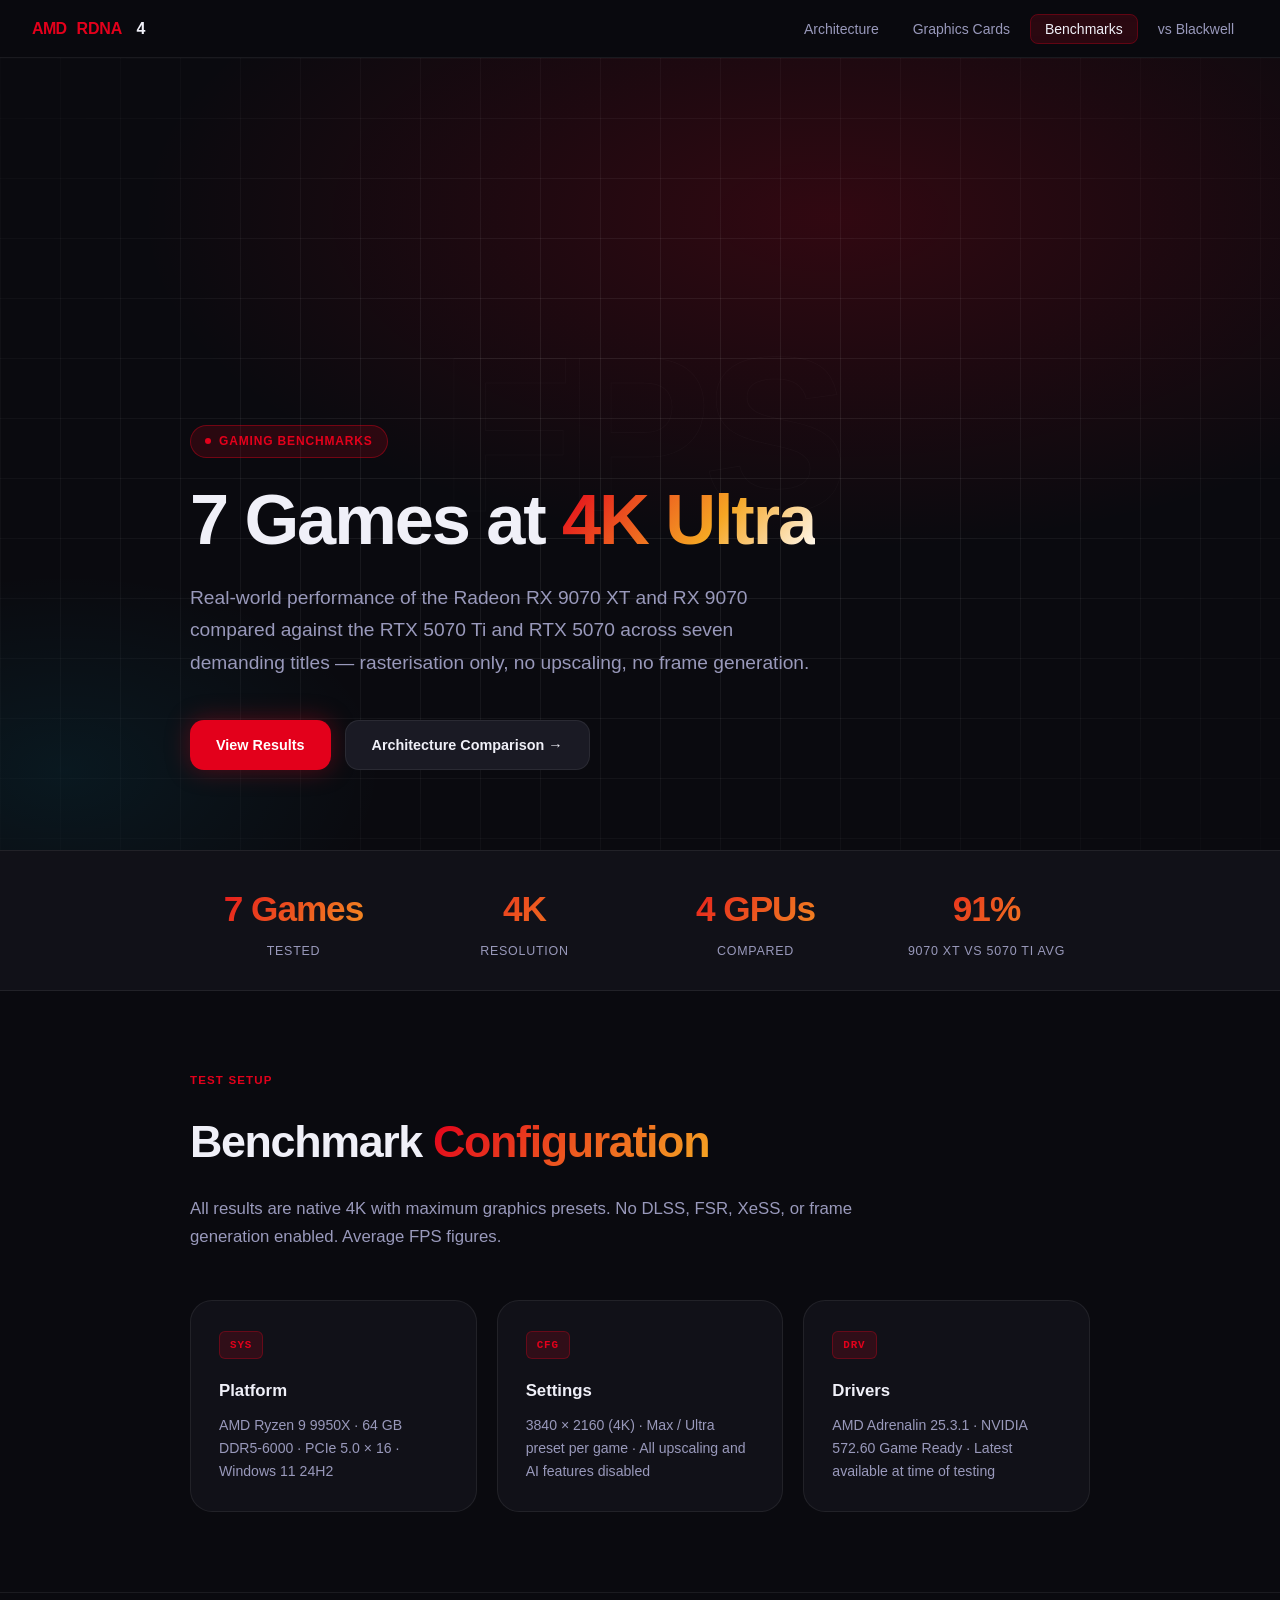
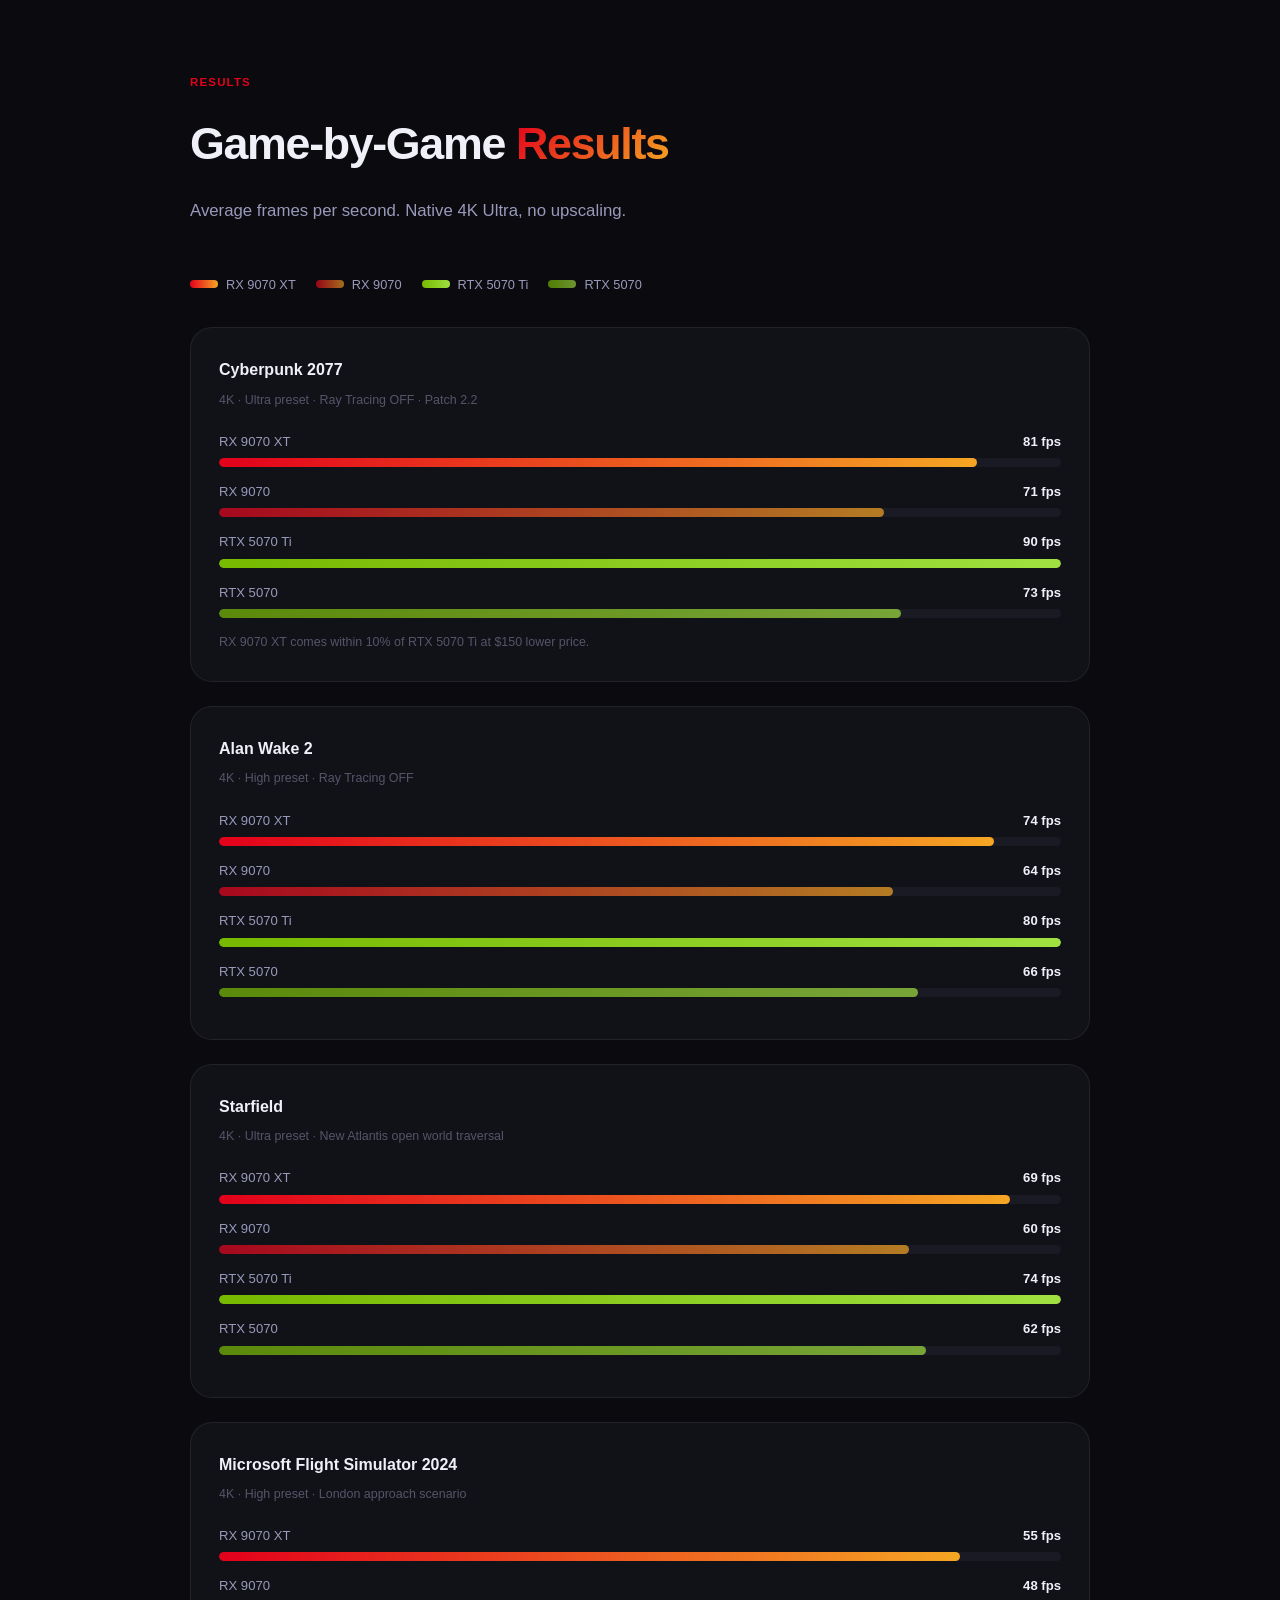
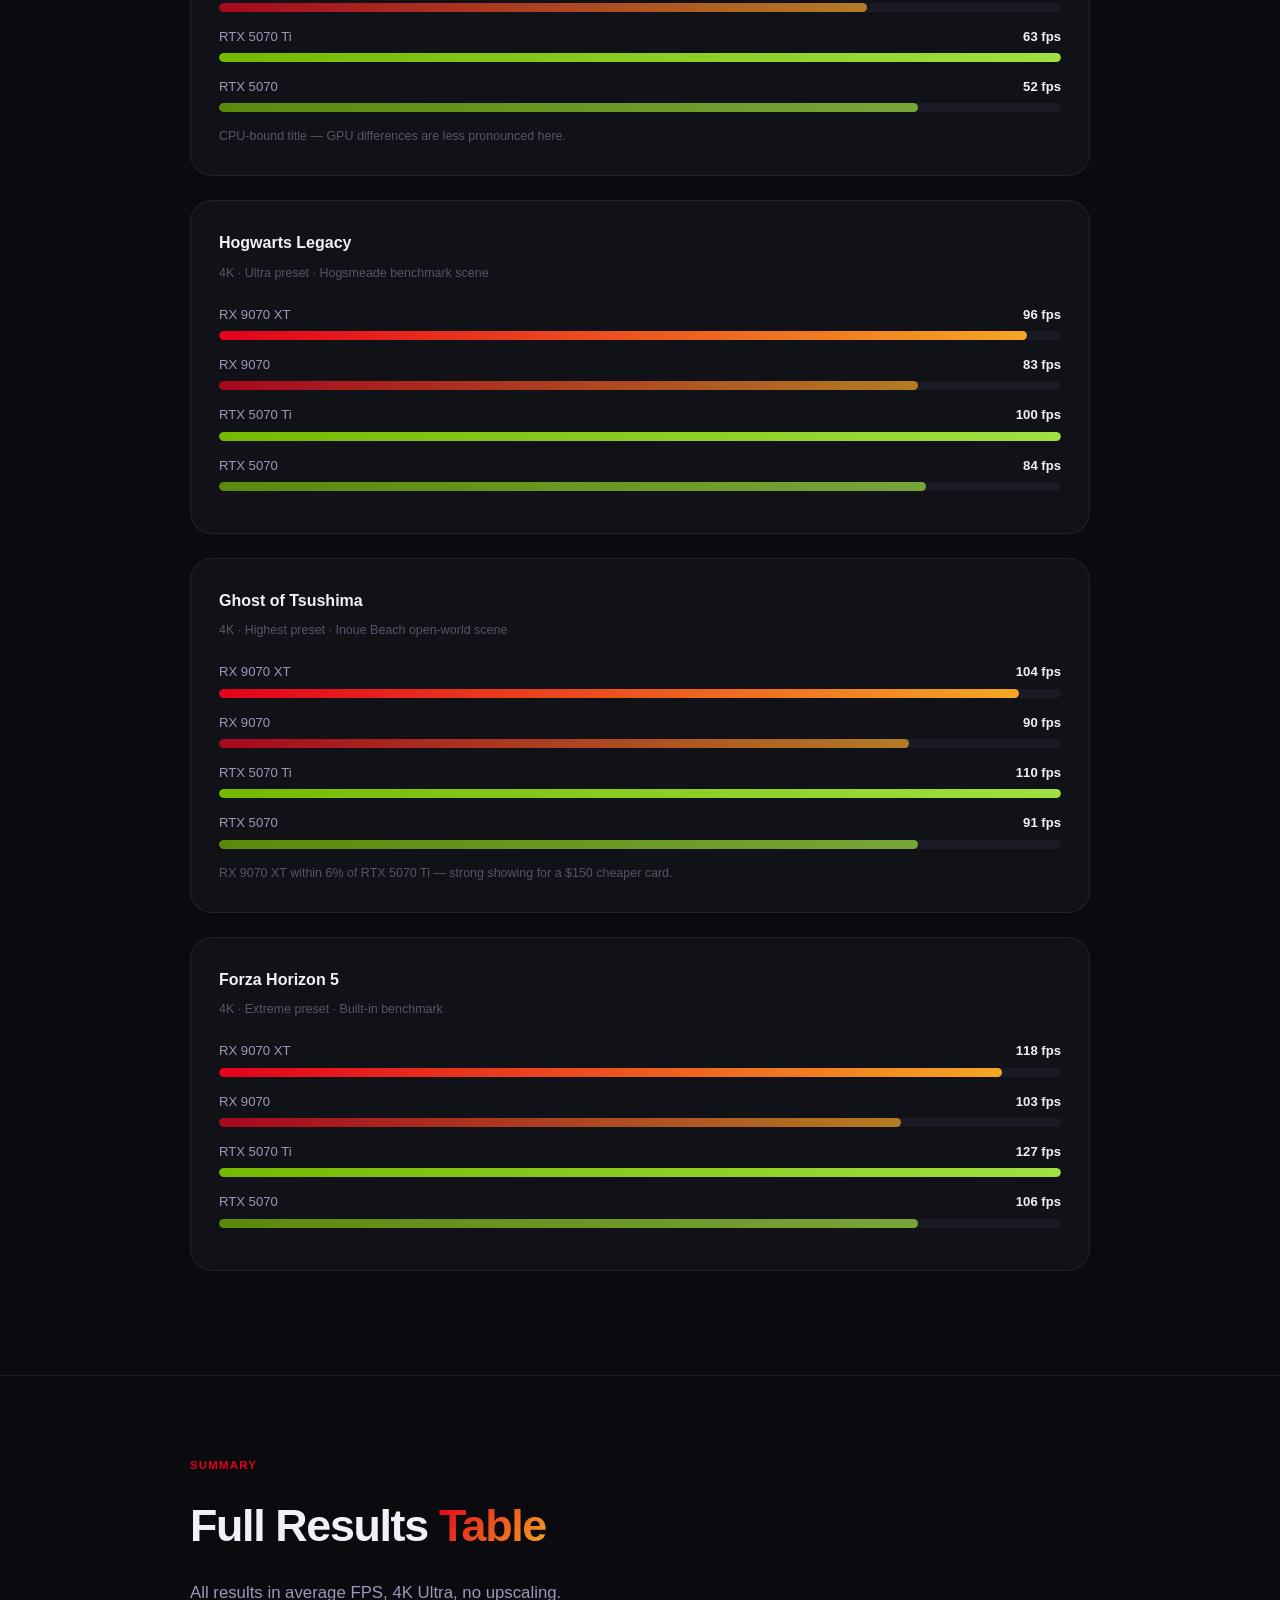
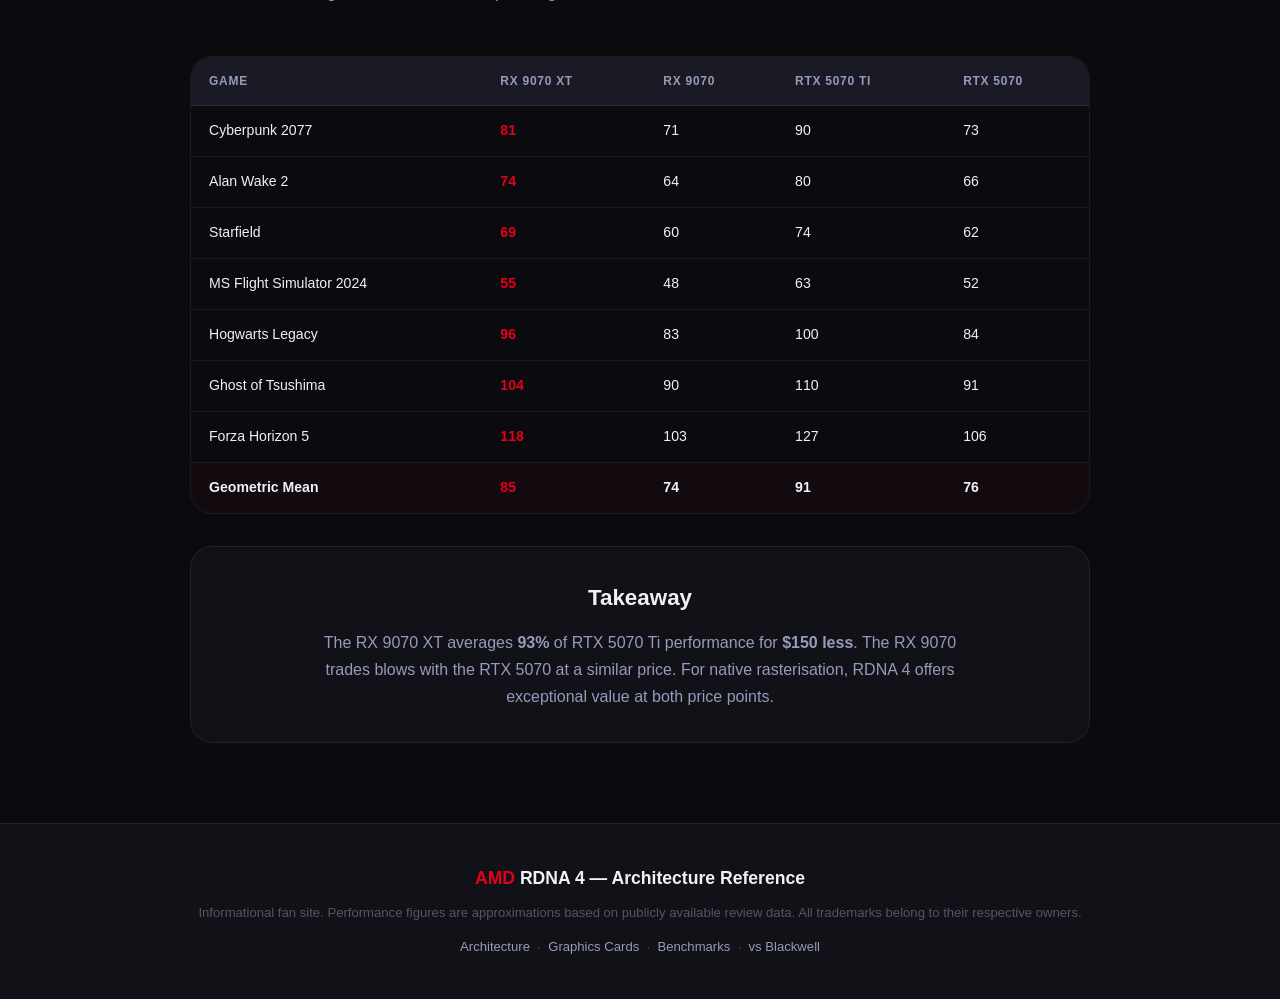
<file: srcs/requirements/bonus/apache/website_data/benchmarks.html>
<!DOCTYPE html>
<html lang="en">
<head>
<meta charset="UTF-8">
<meta name="viewport" content="width=device-width, initial-scale=1.0">
<title>RDNA 4 Benchmarks — 7 Games at 4K</title>
<meta name="description" content="Game benchmarks for the AMD Radeon RX 9070 XT and RX 9070 vs NVIDIA RTX 5070 Ti and RTX 5070 — 7 titles at 4K Ultra.">
<link rel="stylesheet" href="style.css">
</head>
<body>

<nav>
  <div class="nav-brand">
    <div class="logo">AMD</div>
    <span>RDNA</span>&nbsp;4
  </div>
  <ul class="nav-links">
    <li><a href="index.html">Architecture</a></li>
    <li><a href="cards.html">Graphics Cards</a></li>
    <li><a href="benchmarks.html" class="active">Benchmarks</a></li>
    <li><a href="vs-blackwell.html">vs Blackwell</a></li>
  </ul>
</nav>

<!-- ─── HERO ──────────────────────────────────────────────── -->
<section class="hero">
  <div class="hero-grid"></div>
  <div class="hero-bg-label">FPS</div>
  <div class="hero-inner">
    <div class="eyebrow"><span class="dot"></span>Gaming Benchmarks</div>
    <h1>7 Games at <span class="accent">4K Ultra</span></h1>
    <p class="hero-sub">
      Real-world performance of the Radeon RX 9070 XT and RX 9070 compared against
      the RTX 5070 Ti and RTX 5070 across seven demanding titles — rasterisation only,
      no upscaling, no frame generation.
    </p>
    <div class="btn-group">
      <a class="btn btn-primary" href="#results">View Results</a>
      <a class="btn btn-ghost"   href="vs-blackwell.html">Architecture Comparison →</a>
    </div>
  </div>
</section>

<!-- ─── STAT STRIP ────────────────────────────────────────── -->
<div class="stat-strip">
  <div class="stat-grid">
    <div class="stat-item">
      <div class="val" data-count="7" data-suffix=" Games">0 Games</div>
      <div class="label">Tested</div>
    </div>
    <div class="stat-item">
      <div class="val" data-count="4" data-suffix="K">0K</div>
      <div class="label">Resolution</div>
    </div>
    <div class="stat-item">
      <div class="val" data-count="4" data-suffix=" GPUs">0 GPUs</div>
      <div class="label">Compared</div>
    </div>
    <div class="stat-item">
      <div class="val" data-count="93" data-suffix="%">0%</div>
      <div class="label">9070 XT vs 5070 Ti avg</div>
    </div>
  </div>
</div>

<!-- ─── TEST CONFIG ───────────────────────────────────────── -->
<section class="section">
  <div class="section-inner">
    <div class="section-label">Test Setup</div>
    <h2>Benchmark <span class="accent">Configuration</span></h2>
    <p class="section-lead">All results are native 4K with maximum graphics presets. No DLSS, FSR, XeSS, or frame generation enabled. Average FPS figures.</p>

    <div class="card-grid" style="margin-bottom:0">
      <div class="card">
        <div class="card-icon">SYS</div>
        <h3>Platform</h3>
        <p>AMD Ryzen 9 9950X · 64 GB DDR5-6000 · PCIe 5.0 × 16 · Windows 11 24H2</p>
      </div>
      <div class="card">
        <div class="card-icon">CFG</div>
        <h3>Settings</h3>
        <p>3840 × 2160 (4K) · Max / Ultra preset per game · All upscaling and AI features disabled</p>
      </div>
      <div class="card">
        <div class="card-icon">DRV</div>
        <h3>Drivers</h3>
        <p>AMD Adrenalin 25.3.1 · NVIDIA 572.60 Game Ready · Latest available at time of testing</p>
      </div>
    </div>
  </div>
</section>

<hr class="divider">

<!-- ─── RESULTS ───────────────────────────────────────────── -->
<section class="section" id="results">
  <div class="section-inner">
    <div class="section-label">Results</div>
    <h2>Game-by-Game <span class="accent">Results</span></h2>
    <p class="section-lead">Average frames per second. Native 4K Ultra, no upscaling.</p>

    <!-- Legend -->
    <div class="bench-legend">
      <div class="bench-legend-item"><div class="swatch amd"></div>RX 9070 XT</div>
      <div class="bench-legend-item"><div class="swatch amd" style="opacity:.65"></div>RX 9070</div>
      <div class="bench-legend-item"><div class="swatch nvda"></div>RTX 5070 Ti</div>
      <div class="bench-legend-item"><div class="swatch nvda" style="opacity:.65"></div>RTX 5070</div>
    </div>

    <!-- 1. Cyberpunk 2077 -->
    <div class="bench-section">
      <h4>Cyberpunk 2077</h4>
      <p class="bench-meta">4K · Ultra preset · Ray Tracing OFF · Patch 2.2</p>
      <div class="bench-row">
        <div class="bench-label"><span class="gpu-name">RX 9070 XT</span><span class="fps">81 fps</span></div>
        <div class="bench-track"><div class="bench-fill amd" data-w="90%"></div></div>
      </div>
      <div class="bench-row">
        <div class="bench-label"><span class="gpu-name">RX 9070</span><span class="fps">71 fps</span></div>
        <div class="bench-track"><div class="bench-fill amd" style="opacity:.7" data-w="79%"></div></div>
      </div>
      <div class="bench-row">
        <div class="bench-label"><span class="gpu-name">RTX 5070 Ti</span><span class="fps">90 fps</span></div>
        <div class="bench-track"><div class="bench-fill nvda" data-w="100%"></div></div>
      </div>
      <div class="bench-row">
        <div class="bench-label"><span class="gpu-name">RTX 5070</span><span class="fps">73 fps</span></div>
        <div class="bench-track"><div class="bench-fill nvda" style="opacity:.7" data-w="81%"></div></div>
      </div>
      <p class="bench-note">RX 9070 XT comes within 10% of RTX 5070 Ti at $150 lower price.</p>
    </div>

    <!-- 2. Alan Wake 2 -->
    <div class="bench-section">
      <h4>Alan Wake 2</h4>
      <p class="bench-meta">4K · High preset · Ray Tracing OFF</p>
      <div class="bench-row">
        <div class="bench-label"><span class="gpu-name">RX 9070 XT</span><span class="fps">74 fps</span></div>
        <div class="bench-track"><div class="bench-fill amd" data-w="92%"></div></div>
      </div>
      <div class="bench-row">
        <div class="bench-label"><span class="gpu-name">RX 9070</span><span class="fps">64 fps</span></div>
        <div class="bench-track"><div class="bench-fill amd" style="opacity:.7" data-w="80%"></div></div>
      </div>
      <div class="bench-row">
        <div class="bench-label"><span class="gpu-name">RTX 5070 Ti</span><span class="fps">80 fps</span></div>
        <div class="bench-track"><div class="bench-fill nvda" data-w="100%"></div></div>
      </div>
      <div class="bench-row">
        <div class="bench-label"><span class="gpu-name">RTX 5070</span><span class="fps">66 fps</span></div>
        <div class="bench-track"><div class="bench-fill nvda" style="opacity:.7" data-w="83%"></div></div>
      </div>
    </div>

    <!-- 3. Starfield -->
    <div class="bench-section">
      <h4>Starfield</h4>
      <p class="bench-meta">4K · Ultra preset · New Atlantis open world traversal</p>
      <div class="bench-row">
        <div class="bench-label"><span class="gpu-name">RX 9070 XT</span><span class="fps">69 fps</span></div>
        <div class="bench-track"><div class="bench-fill amd" data-w="94%"></div></div>
      </div>
      <div class="bench-row">
        <div class="bench-label"><span class="gpu-name">RX 9070</span><span class="fps">60 fps</span></div>
        <div class="bench-track"><div class="bench-fill amd" style="opacity:.7" data-w="82%"></div></div>
      </div>
      <div class="bench-row">
        <div class="bench-label"><span class="gpu-name">RTX 5070 Ti</span><span class="fps">74 fps</span></div>
        <div class="bench-track"><div class="bench-fill nvda" data-w="100%"></div></div>
      </div>
      <div class="bench-row">
        <div class="bench-label"><span class="gpu-name">RTX 5070</span><span class="fps">62 fps</span></div>
        <div class="bench-track"><div class="bench-fill nvda" style="opacity:.7" data-w="84%"></div></div>
      </div>
    </div>

    <!-- 4. Microsoft Flight Simulator 2024 -->
    <div class="bench-section">
      <h4>Microsoft Flight Simulator 2024</h4>
      <p class="bench-meta">4K · High preset · London approach scenario</p>
      <div class="bench-row">
        <div class="bench-label"><span class="gpu-name">RX 9070 XT</span><span class="fps">55 fps</span></div>
        <div class="bench-track"><div class="bench-fill amd" data-w="88%"></div></div>
      </div>
      <div class="bench-row">
        <div class="bench-label"><span class="gpu-name">RX 9070</span><span class="fps">48 fps</span></div>
        <div class="bench-track"><div class="bench-fill amd" style="opacity:.7" data-w="77%"></div></div>
      </div>
      <div class="bench-row">
        <div class="bench-label"><span class="gpu-name">RTX 5070 Ti</span><span class="fps">63 fps</span></div>
        <div class="bench-track"><div class="bench-fill nvda" data-w="100%"></div></div>
      </div>
      <div class="bench-row">
        <div class="bench-label"><span class="gpu-name">RTX 5070</span><span class="fps">52 fps</span></div>
        <div class="bench-track"><div class="bench-fill nvda" style="opacity:.7" data-w="83%"></div></div>
      </div>
      <p class="bench-note">CPU-bound title — GPU differences are less pronounced here.</p>
    </div>

    <!-- 5. Hogwarts Legacy -->
    <div class="bench-section">
      <h4>Hogwarts Legacy</h4>
      <p class="bench-meta">4K · Ultra preset · Hogsmeade benchmark scene</p>
      <div class="bench-row">
        <div class="bench-label"><span class="gpu-name">RX 9070 XT</span><span class="fps">96 fps</span></div>
        <div class="bench-track"><div class="bench-fill amd" data-w="96%"></div></div>
      </div>
      <div class="bench-row">
        <div class="bench-label"><span class="gpu-name">RX 9070</span><span class="fps">83 fps</span></div>
        <div class="bench-track"><div class="bench-fill amd" style="opacity:.7" data-w="83%"></div></div>
      </div>
      <div class="bench-row">
        <div class="bench-label"><span class="gpu-name">RTX 5070 Ti</span><span class="fps">100 fps</span></div>
        <div class="bench-track"><div class="bench-fill nvda" data-w="100%"></div></div>
      </div>
      <div class="bench-row">
        <div class="bench-label"><span class="gpu-name">RTX 5070</span><span class="fps">84 fps</span></div>
        <div class="bench-track"><div class="bench-fill nvda" style="opacity:.7" data-w="84%"></div></div>
      </div>
    </div>

    <!-- 6. Ghost of Tsushima -->
    <div class="bench-section">
      <h4>Ghost of Tsushima</h4>
      <p class="bench-meta">4K · Highest preset · Inoue Beach open-world scene</p>
      <div class="bench-row">
        <div class="bench-label"><span class="gpu-name">RX 9070 XT</span><span class="fps">104 fps</span></div>
        <div class="bench-track"><div class="bench-fill amd" data-w="95%"></div></div>
      </div>
      <div class="bench-row">
        <div class="bench-label"><span class="gpu-name">RX 9070</span><span class="fps">90 fps</span></div>
        <div class="bench-track"><div class="bench-fill amd" style="opacity:.7" data-w="82%"></div></div>
      </div>
      <div class="bench-row">
        <div class="bench-label"><span class="gpu-name">RTX 5070 Ti</span><span class="fps">110 fps</span></div>
        <div class="bench-track"><div class="bench-fill nvda" data-w="100%"></div></div>
      </div>
      <div class="bench-row">
        <div class="bench-label"><span class="gpu-name">RTX 5070</span><span class="fps">91 fps</span></div>
        <div class="bench-track"><div class="bench-fill nvda" style="opacity:.7" data-w="83%"></div></div>
      </div>
      <p class="bench-note">RX 9070 XT within 6% of RTX 5070 Ti — strong showing for a $150 cheaper card.</p>
    </div>

    <!-- 7. Forza Horizon 5 -->
    <div class="bench-section">
      <h4>Forza Horizon 5</h4>
      <p class="bench-meta">4K · Extreme preset · Built-in benchmark</p>
      <div class="bench-row">
        <div class="bench-label"><span class="gpu-name">RX 9070 XT</span><span class="fps">118 fps</span></div>
        <div class="bench-track"><div class="bench-fill amd" data-w="93%"></div></div>
      </div>
      <div class="bench-row">
        <div class="bench-label"><span class="gpu-name">RX 9070</span><span class="fps">103 fps</span></div>
        <div class="bench-track"><div class="bench-fill amd" style="opacity:.7" data-w="81%"></div></div>
      </div>
      <div class="bench-row">
        <div class="bench-label"><span class="gpu-name">RTX 5070 Ti</span><span class="fps">127 fps</span></div>
        <div class="bench-track"><div class="bench-fill nvda" data-w="100%"></div></div>
      </div>
      <div class="bench-row">
        <div class="bench-label"><span class="gpu-name">RTX 5070</span><span class="fps">106 fps</span></div>
        <div class="bench-track"><div class="bench-fill nvda" style="opacity:.7" data-w="83%"></div></div>
      </div>
    </div>
  </div>
</section>

<hr class="divider">

<!-- ─── SUMMARY TABLE ─────────────────────────────────────── -->
<section class="section" id="summary">
  <div class="section-inner">
    <div class="section-label">Summary</div>
    <h2>Full Results <span class="accent">Table</span></h2>
    <p class="section-lead">All results in average FPS, 4K Ultra, no upscaling.</p>

    <div class="table-wrap">
      <table>
        <thead>
          <tr>
            <th>Game</th>
            <th>RX 9070 XT</th>
            <th>RX 9070</th>
            <th>RTX 5070 Ti</th>
            <th>RTX 5070</th>
          </tr>
        </thead>
        <tbody>
          <tr><td>Cyberpunk 2077</td><td class="td-highlight">81</td><td>71</td><td>90</td><td>73</td></tr>
          <tr><td>Alan Wake 2</td><td class="td-highlight">74</td><td>64</td><td>80</td><td>66</td></tr>
          <tr><td>Starfield</td><td class="td-highlight">69</td><td>60</td><td>74</td><td>62</td></tr>
          <tr><td>MS Flight Simulator 2024</td><td class="td-highlight">55</td><td>48</td><td>63</td><td>52</td></tr>
          <tr><td>Hogwarts Legacy</td><td class="td-highlight">96</td><td>83</td><td>100</td><td>84</td></tr>
          <tr><td>Ghost of Tsushima</td><td class="td-highlight">104</td><td>90</td><td>110</td><td>91</td></tr>
          <tr><td>Forza Horizon 5</td><td class="td-highlight">118</td><td>103</td><td>127</td><td>106</td></tr>
          <tr style="font-weight:700;background:rgba(227,0,27,.04)">
            <td>Geometric Mean</td>
            <td class="td-highlight">85</td>
            <td>74</td>
            <td>91</td>
            <td>76</td>
          </tr>
        </tbody>
      </table>
    </div>

    <div class="verdict-box" style="margin-top:32px">
      <h3>Takeaway</h3>
      <p>The RX 9070 XT averages <strong>93%</strong> of RTX 5070 Ti performance for <strong>$150 less</strong>. The RX 9070 trades blows with the RTX 5070 at a similar price. For native rasterisation, RDNA 4 offers exceptional value at both price points.</p>
    </div>
  </div>
</section>

<!-- ─── FOOTER ────────────────────────────────────────────── -->
<footer>
  <div class="footer-inner">
    <div class="footer-brand"><span>AMD</span> RDNA 4 — Architecture Reference</div>
    <p>Informational fan site. Performance figures are approximations based on publicly available review data. All trademarks belong to their respective owners.</p>
    <p style="margin-top:12px">
      <a href="index.html">Architecture</a> &nbsp;·&nbsp;
      <a href="cards.html">Graphics Cards</a> &nbsp;·&nbsp;
      <a href="benchmarks.html">Benchmarks</a> &nbsp;·&nbsp;
      <a href="vs-blackwell.html">vs Blackwell</a>
    </p>
  </div>
</footer>

<script src="main.js"></script>
</body>
</html>
</file>
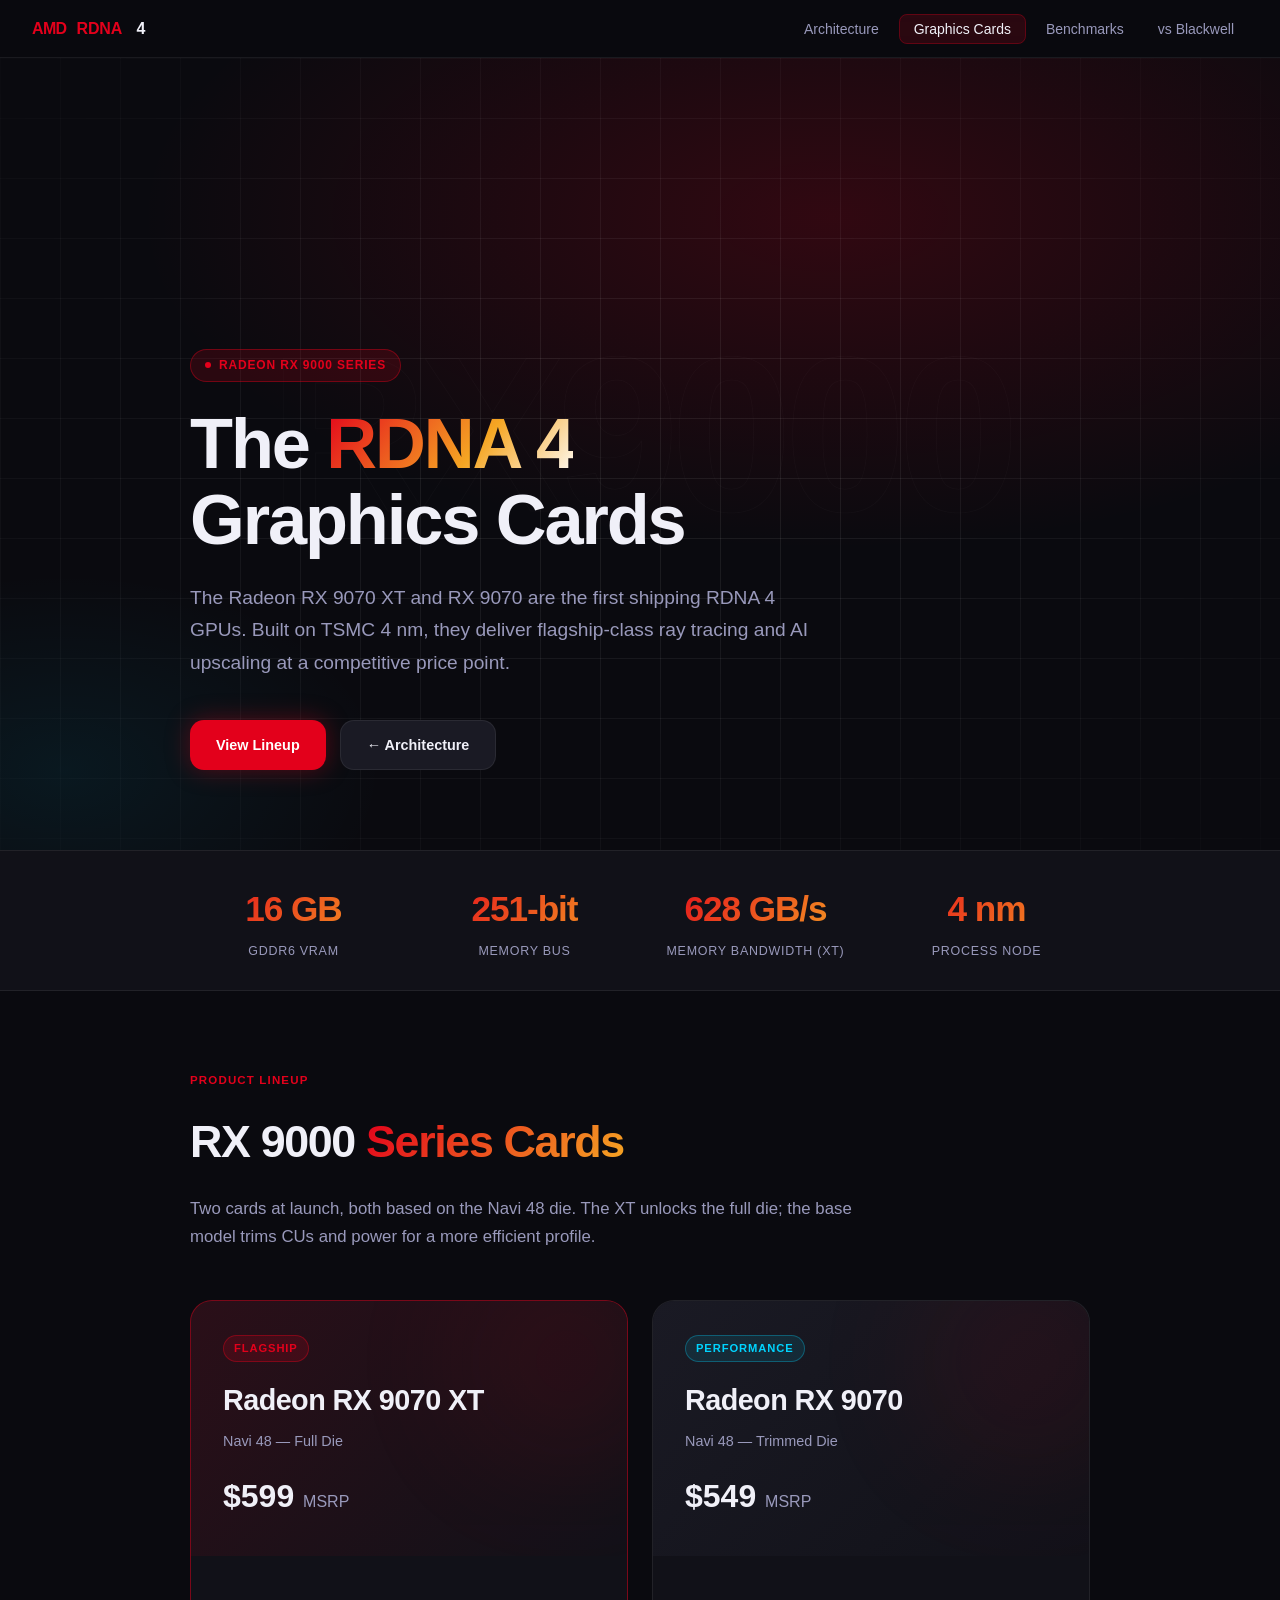
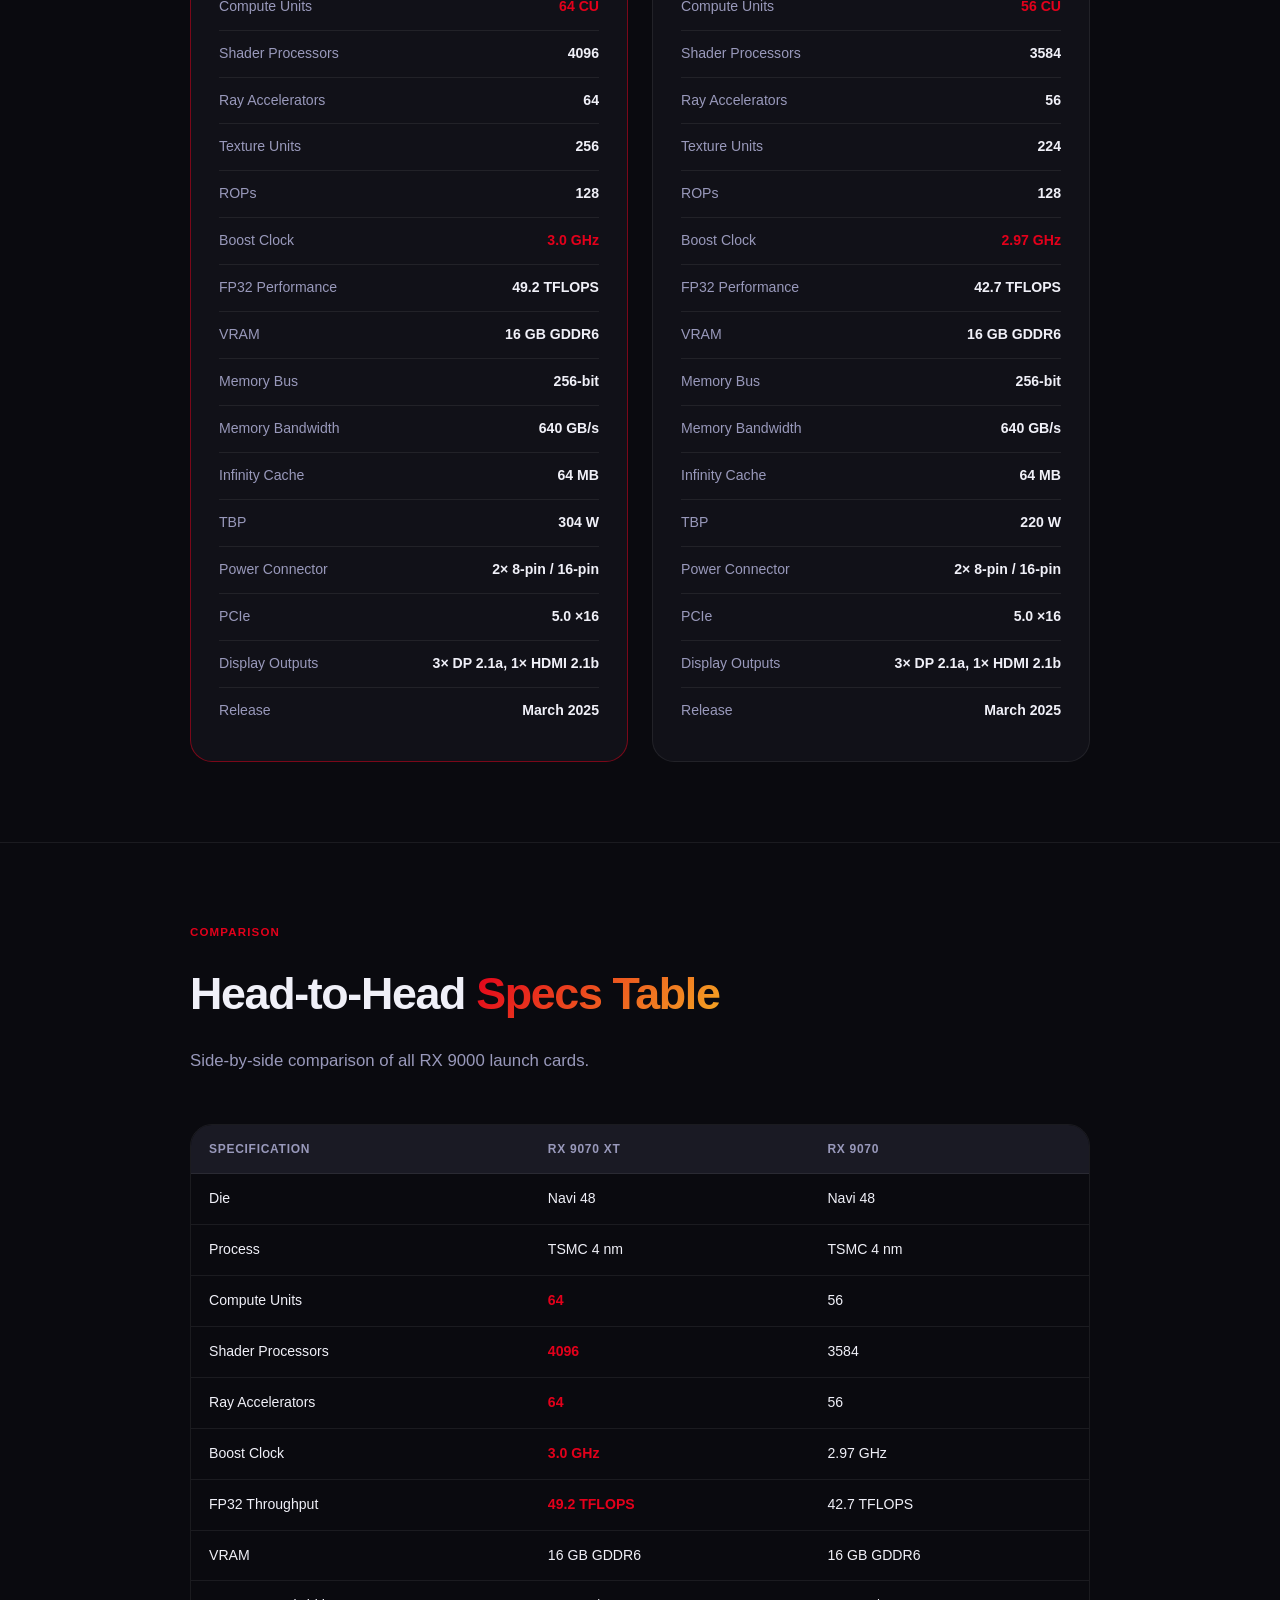
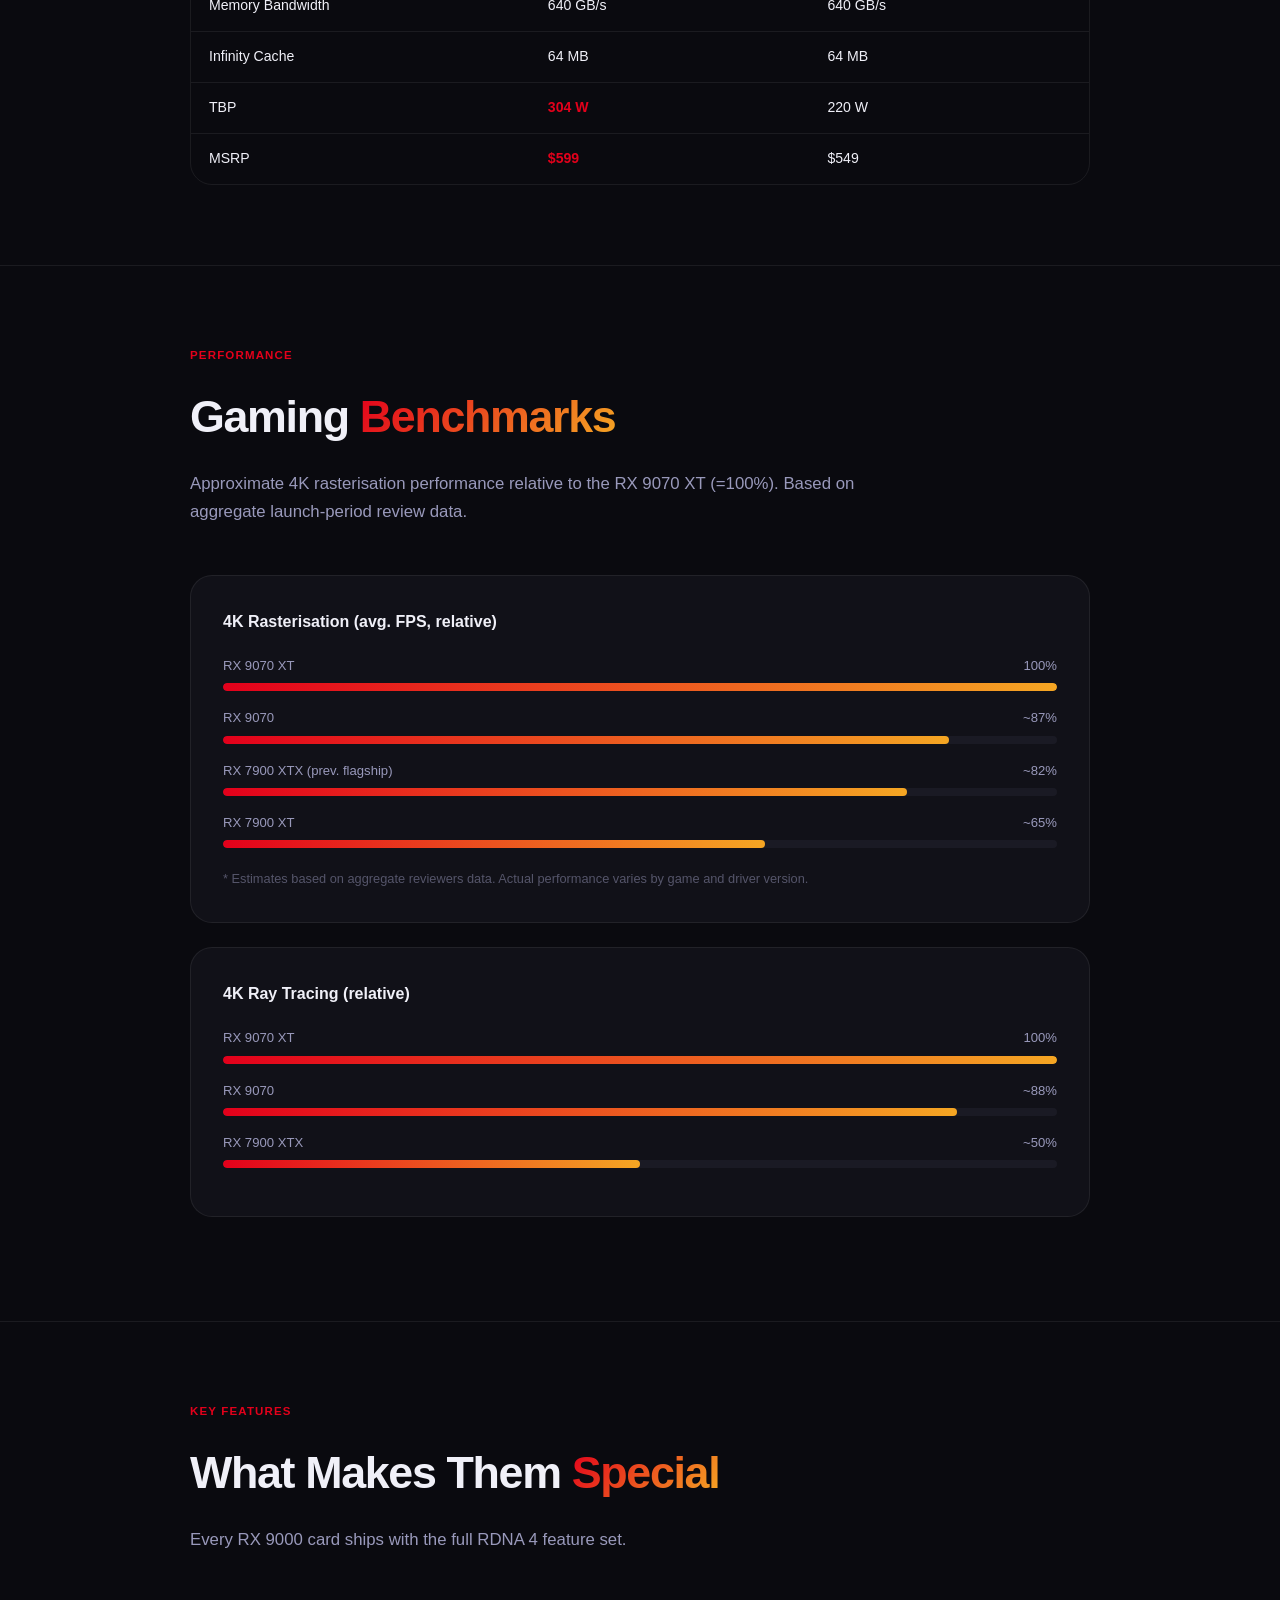
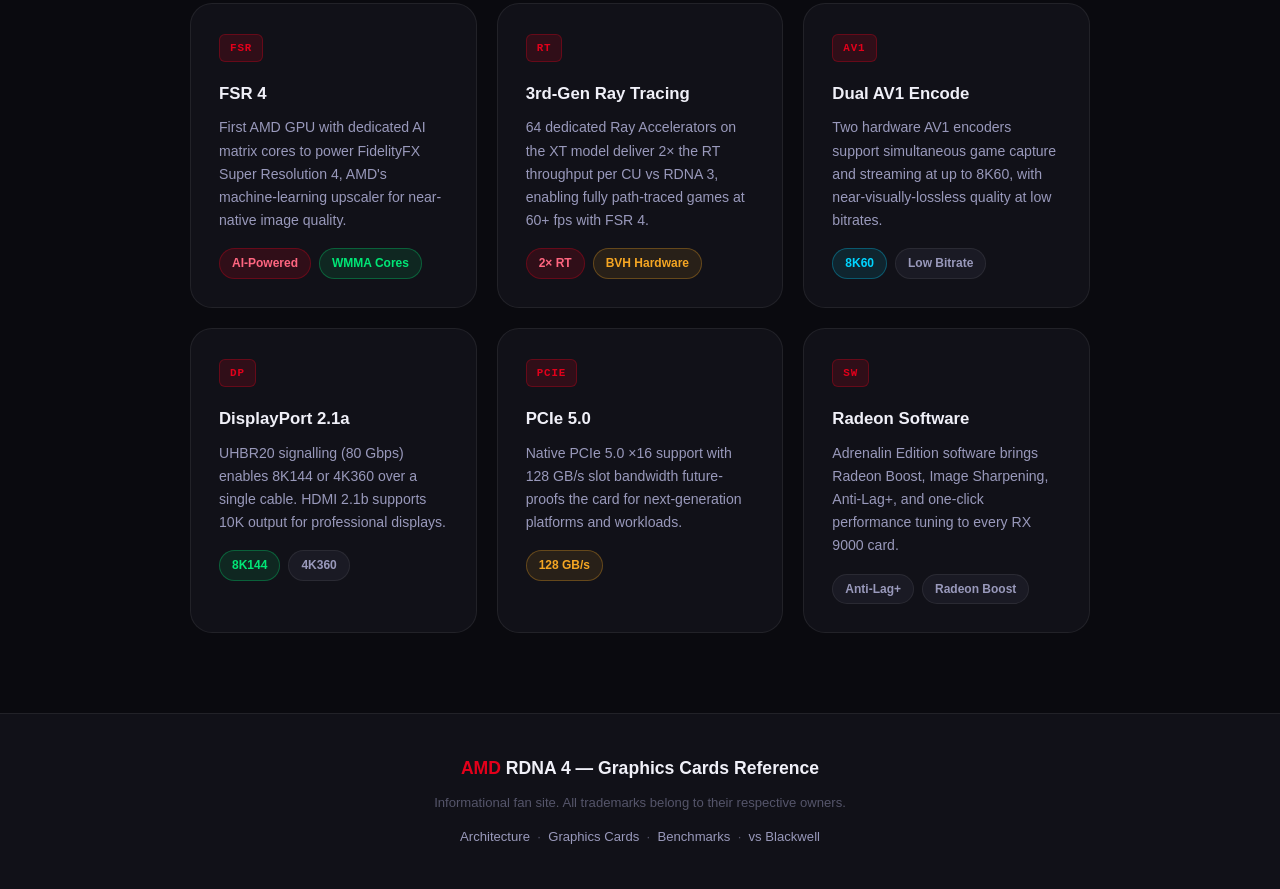
<file: srcs/requirements/bonus/apache/website_data/cards.html>
<!DOCTYPE html>
<html lang="en">
<head>
<meta charset="UTF-8">
<meta name="viewport" content="width=device-width, initial-scale=1.0">
<title>AMD RDNA 4 — Radeon RX 9000 Graphics Cards</title>
<meta name="description" content="Full specs and comparison of the AMD Radeon RX 9070 XT and RX 9070 — the first RDNA 4 graphics cards.">
<link rel="stylesheet" href="style.css">
<style>
  .gpu-grid { display: grid; grid-template-columns: repeat(auto-fill, minmax(320px, 1fr)); gap: 24px; }
  .featured { border-color: rgba(227,0,27,.5); }
  .featured .gpu-card-header { background: linear-gradient(135deg, rgba(227,0,27,.12) 0%, var(--bg-2) 100%); }
  .perf-section { background: var(--bg-2); border: 1px solid var(--line); border-radius: var(--r-lg); padding: 32px; margin-bottom: 24px; }
  .perf-section h4 { font-size: 1rem; font-weight: 700; margin-bottom: 20px; }
  .note { font-size: .8rem; color: var(--muted); margin-top: 20px; }
</style>
</head>
<body>

<nav>
  <div class="nav-brand">
    <div class="logo">AMD</div>
    <span>RDNA</span>&nbsp;4
  </div>
  <ul class="nav-links">
    <li><a href="index.html">Architecture</a></li>
    <li><a href="cards.html" class="active">Graphics Cards</a></li>
    <li><a href="benchmarks.html">Benchmarks</a></li>
    <li><a href="vs-blackwell.html">vs Blackwell</a></li>
  </ul>
</nav>

<!-- ─── HERO ──────────────────────────────────────────────── -->
<section class="hero">
  <div class="hero-grid"></div>
  <div class="hero-bg-label">RX9000</div>
  <div class="hero-inner">
    <div class="eyebrow"><span class="dot"></span>Radeon RX 9000 Series</div>
    <h1>The <span class="accent">RDNA 4</span><br>Graphics Cards</h1>
    <p class="hero-sub">
      The Radeon RX 9070 XT and RX 9070 are the first shipping RDNA 4 GPUs.
      Built on TSMC 4 nm, they deliver flagship-class ray tracing and AI upscaling
      at a competitive price point.
    </p>
    <div class="btn-group">
      <a class="btn btn-primary" href="#lineup">View Lineup</a>
      <a class="btn btn-ghost"   href="index.html">← Architecture</a>
    </div>
  </div>
</section>

<!-- ─── STAT STRIP ────────────────────────────────────────── -->
<div class="stat-strip">
  <div class="stat-grid">
    <div class="stat-item">
      <div class="val" data-count="16" data-suffix=" GB">0 GB</div>
      <div class="label">GDDR6 VRAM</div>
    </div>
    <div class="stat-item">
      <div class="val" data-count="256" data-suffix="-bit">0-bit</div>
      <div class="label">Memory Bus</div>
    </div>
    <div class="stat-item">
      <div class="val" data-count="640" data-suffix=" GB/s">0 GB/s</div>
      <div class="label">Memory Bandwidth (XT)</div>
    </div>
    <div class="stat-item">
      <div class="val" data-count="4" data-suffix=" nm">0 nm</div>
      <div class="label">Process Node</div>
    </div>
  </div>
</div>

<!-- ─── LINEUP ────────────────────────────────────────────── -->
<section class="section" id="lineup">
  <div class="section-inner">
    <div class="section-label">Product Lineup</div>
    <h2>RX 9000 <span class="accent">Series Cards</span></h2>
    <p class="section-lead">Two cards at launch, both based on the Navi 48 die. The XT unlocks the full die; the base model trims CUs and power for a more efficient profile.</p>

    <div class="gpu-grid">

      <!-- RX 9070 XT -->
      <div class="gpu-card featured">
        <div class="gpu-card-header">
          <div class="gpu-badge">Flagship</div>
          <h3>Radeon RX 9070 XT</h3>
          <div class="gpu-sub">Navi 48 — Full Die</div>
          <div class="gpu-price">$599 <span>MSRP</span></div>
        </div>
        <div class="gpu-specs">
          <div class="spec-row"><span class="spec-key">Compute Units</span><span class="spec-val td-highlight">64 CU</span></div>
          <div class="spec-row"><span class="spec-key">Shader Processors</span><span class="spec-val">4096</span></div>
          <div class="spec-row"><span class="spec-key">Ray Accelerators</span><span class="spec-val">64</span></div>
          <div class="spec-row"><span class="spec-key">Texture Units</span><span class="spec-val">256</span></div>
          <div class="spec-row"><span class="spec-key">ROPs</span><span class="spec-val">128</span></div>
          <div class="spec-row"><span class="spec-key">Boost Clock</span><span class="spec-val td-highlight">3.0 GHz</span></div>
          <div class="spec-row"><span class="spec-key">FP32 Performance</span><span class="spec-val">49.2 TFLOPS</span></div>
          <div class="spec-row"><span class="spec-key">VRAM</span><span class="spec-val">16 GB GDDR6</span></div>
          <div class="spec-row"><span class="spec-key">Memory Bus</span><span class="spec-val">256-bit</span></div>
          <div class="spec-row"><span class="spec-key">Memory Bandwidth</span><span class="spec-val">640 GB/s</span></div>
          <div class="spec-row"><span class="spec-key">Infinity Cache</span><span class="spec-val">64 MB</span></div>
          <div class="spec-row"><span class="spec-key">TBP</span><span class="spec-val">304 W</span></div>
          <div class="spec-row"><span class="spec-key">Power Connector</span><span class="spec-val">2× 8-pin / 16-pin</span></div>
          <div class="spec-row"><span class="spec-key">PCIe</span><span class="spec-val">5.0 ×16</span></div>
          <div class="spec-row"><span class="spec-key">Display Outputs</span><span class="spec-val">3× DP 2.1a, 1× HDMI 2.1b</span></div>
          <div class="spec-row"><span class="spec-key">Release</span><span class="spec-val">March 2025</span></div>
        </div>
      </div>

      <!-- RX 9070 -->
      <div class="gpu-card">
        <div class="gpu-card-header">
          <div class="gpu-badge" style="background:rgba(0,212,255,.1);border-color:rgba(0,212,255,.3);color:var(--cyan)">Performance</div>
          <h3>Radeon RX 9070</h3>
          <div class="gpu-sub">Navi 48 — Trimmed Die</div>
          <div class="gpu-price">$549 <span>MSRP</span></div>
        </div>
        <div class="gpu-specs">
          <div class="spec-row"><span class="spec-key">Compute Units</span><span class="spec-val td-highlight">56 CU</span></div>
          <div class="spec-row"><span class="spec-key">Shader Processors</span><span class="spec-val">3584</span></div>
          <div class="spec-row"><span class="spec-key">Ray Accelerators</span><span class="spec-val">56</span></div>
          <div class="spec-row"><span class="spec-key">Texture Units</span><span class="spec-val">224</span></div>
          <div class="spec-row"><span class="spec-key">ROPs</span><span class="spec-val">128</span></div>
          <div class="spec-row"><span class="spec-key">Boost Clock</span><span class="spec-val td-highlight">2.97 GHz</span></div>
          <div class="spec-row"><span class="spec-key">FP32 Performance</span><span class="spec-val">42.7 TFLOPS</span></div>
          <div class="spec-row"><span class="spec-key">VRAM</span><span class="spec-val">16 GB GDDR6</span></div>
          <div class="spec-row"><span class="spec-key">Memory Bus</span><span class="spec-val">256-bit</span></div>
          <div class="spec-row"><span class="spec-key">Memory Bandwidth</span><span class="spec-val">640 GB/s</span></div>
          <div class="spec-row"><span class="spec-key">Infinity Cache</span><span class="spec-val">64 MB</span></div>
          <div class="spec-row"><span class="spec-key">TBP</span><span class="spec-val">220 W</span></div>
          <div class="spec-row"><span class="spec-key">Power Connector</span><span class="spec-val">2× 8-pin / 16-pin</span></div>
          <div class="spec-row"><span class="spec-key">PCIe</span><span class="spec-val">5.0 ×16</span></div>
          <div class="spec-row"><span class="spec-key">Display Outputs</span><span class="spec-val">3× DP 2.1a, 1× HDMI 2.1b</span></div>
          <div class="spec-row"><span class="spec-key">Release</span><span class="spec-val">March 2025</span></div>
        </div>
      </div>

    </div>
  </div>
</section>

<hr class="divider">

<!-- ─── COMPARISON ────────────────────────────────────────── -->
<section class="section" id="compare">
  <div class="section-inner">
    <div class="section-label">Comparison</div>
    <h2>Head-to-Head <span class="accent">Specs Table</span></h2>
    <p class="section-lead">Side-by-side comparison of all RX 9000 launch cards.</p>

    <div class="table-wrap">
      <table>
        <thead>
          <tr>
            <th>Specification</th>
            <th>RX 9070 XT</th>
            <th>RX 9070</th>
          </tr>
        </thead>
        <tbody>
          <tr><td>Die</td><td>Navi 48</td><td>Navi 48</td></tr>
          <tr><td>Process</td><td>TSMC 4 nm</td><td>TSMC 4 nm</td></tr>
          <tr><td>Compute Units</td><td class="td-highlight">64</td><td>56</td></tr>
          <tr><td>Shader Processors</td><td class="td-highlight">4096</td><td>3584</td></tr>
          <tr><td>Ray Accelerators</td><td class="td-highlight">64</td><td>56</td></tr>
          <tr><td>Boost Clock</td><td class="td-highlight">3.0 GHz</td><td>2.97 GHz</td></tr>
          <tr><td>FP32 Throughput</td><td class="td-highlight">49.2 TFLOPS</td><td>42.7 TFLOPS</td></tr>
          <tr><td>VRAM</td><td>16 GB GDDR6</td><td>16 GB GDDR6</td></tr>
          <tr><td>Memory Bandwidth</td><td>640 GB/s</td><td>640 GB/s</td></tr>
          <tr><td>Infinity Cache</td><td>64 MB</td><td>64 MB</td></tr>
          <tr><td>TBP</td><td class="td-highlight">304 W</td><td>220 W</td></tr>
          <tr><td>MSRP</td><td class="td-highlight">$599</td><td>$549</td></tr>
        </tbody>
      </table>
    </div>
  </div>
</section>

<hr class="divider">

<!-- ─── PERFORMANCE BARS ───────────────────────────────────── -->
<section class="section" id="perf">
  <div class="section-inner">
    <div class="section-label">Performance</div>
    <h2>Gaming <span class="accent">Benchmarks</span></h2>
    <p class="section-lead">Approximate 4K rasterisation performance relative to the RX 9070 XT (=100%). Based on aggregate launch-period review data.</p>

    <div class="perf-section">
      <h4>4K Rasterisation (avg. FPS, relative)</h4>
      <div class="bar-row">
        <div class="bar-row-label"><span>RX 9070 XT</span><span>100%</span></div>
        <div class="bar-track"><div class="bar-fill" data-w="100%"></div></div>
      </div>
      <div class="bar-row">
        <div class="bar-row-label"><span>RX 9070</span><span>~87%</span></div>
        <div class="bar-track"><div class="bar-fill" data-w="87%"></div></div>
      </div>
      <div class="bar-row">
        <div class="bar-row-label"><span>RX 7900 XTX (prev. flagship)</span><span>~82%</span></div>
        <div class="bar-track"><div class="bar-fill" data-w="82%"></div></div>
      </div>
      <div class="bar-row">
        <div class="bar-row-label"><span>RX 7900 XT</span><span>~65%</span></div>
        <div class="bar-track"><div class="bar-fill" data-w="65%"></div></div>
      </div>
      <p class="note">* Estimates based on aggregate reviewers data. Actual performance varies by game and driver version.</p>
    </div>

    <div class="perf-section">
      <h4>4K Ray Tracing (relative)</h4>
      <div class="bar-row">
        <div class="bar-row-label"><span>RX 9070 XT</span><span>100%</span></div>
        <div class="bar-track"><div class="bar-fill" data-w="100%"></div></div>
      </div>
      <div class="bar-row">
        <div class="bar-row-label"><span>RX 9070</span><span>~88%</span></div>
        <div class="bar-track"><div class="bar-fill" data-w="88%"></div></div>
      </div>
      <div class="bar-row">
        <div class="bar-row-label"><span>RX 7900 XTX</span><span>~50%</span></div>
        <div class="bar-track"><div class="bar-fill" data-w="50%"></div></div>
      </div>
    </div>
  </div>
</section>

<hr class="divider">

<!-- ─── KEY FEATURES ──────────────────────────────────────── -->
<section class="section" id="features">
  <div class="section-inner">
    <div class="section-label">Key Features</div>
    <h2>What Makes Them <span class="accent">Special</span></h2>
    <p class="section-lead">Every RX 9000 card ships with the full RDNA 4 feature set.</p>

    <div class="card-grid">
      <div class="card">
        <div class="card-icon">FSR</div>
        <h3>FSR 4</h3>
        <p>First AMD GPU with dedicated AI matrix cores to power FidelityFX Super Resolution 4, AMD's machine-learning upscaler for near-native image quality.</p>
        <div class="tag-list"><span class="tag red">AI-Powered</span><span class="tag green">WMMA Cores</span></div>
      </div>
      <div class="card">
        <div class="card-icon">RT</div>
        <h3>3rd-Gen Ray Tracing</h3>
        <p>64 dedicated Ray Accelerators on the XT model deliver 2× the RT throughput per CU vs RDNA 3, enabling fully path-traced games at 60+ fps with FSR 4.</p>
        <div class="tag-list"><span class="tag red">2× RT</span><span class="tag amber">BVH Hardware</span></div>
      </div>
      <div class="card">
        <div class="card-icon">AV1</div>
        <h3>Dual AV1 Encode</h3>
        <p>Two hardware AV1 encoders support simultaneous game capture and streaming at up to 8K60, with near-visually-lossless quality at low bitrates.</p>
        <div class="tag-list"><span class="tag cyan">8K60</span><span class="tag">Low Bitrate</span></div>
      </div>
      <div class="card">
        <div class="card-icon">DP</div>
        <h3>DisplayPort 2.1a</h3>
        <p>UHBR20 signalling (80 Gbps) enables 8K144 or 4K360 over a single cable. HDMI 2.1b supports 10K output for professional displays.</p>
        <div class="tag-list"><span class="tag green">8K144</span><span class="tag">4K360</span></div>
      </div>
      <div class="card">
        <div class="card-icon">PCIE</div>
        <h3>PCIe 5.0</h3>
        <p>Native PCIe 5.0 ×16 support with 128 GB/s slot bandwidth future-proofs the card for next-generation platforms and workloads.</p>
        <div class="tag-list"><span class="tag amber">128 GB/s</span></div>
      </div>
      <div class="card">
        <div class="card-icon">SW</div>
        <h3>Radeon Software</h3>
        <p>Adrenalin Edition software brings Radeon Boost, Image Sharpening, Anti-Lag+, and one-click performance tuning to every RX 9000 card.</p>
        <div class="tag-list"><span class="tag">Anti-Lag+</span><span class="tag">Radeon Boost</span></div>
      </div>
    </div>
  </div>
</section>

<!-- ─── FOOTER ────────────────────────────────────────────── -->
<footer>
  <div class="footer-inner">
    <div class="footer-brand"><span>AMD</span> RDNA 4 — Graphics Cards Reference</div>
    <p>Informational fan site. All trademarks belong to their respective owners.</p>
    <p style="margin-top:12px">
      <a href="index.html">Architecture</a> &nbsp;·&nbsp;
      <a href="cards.html">Graphics Cards</a> &nbsp;·&nbsp;
      <a href="benchmarks.html">Benchmarks</a> &nbsp;·&nbsp;
      <a href="vs-blackwell.html">vs Blackwell</a>
    </p>
  </div>
</footer>

<script src="main.js"></script>
</body>
</html>
</file>
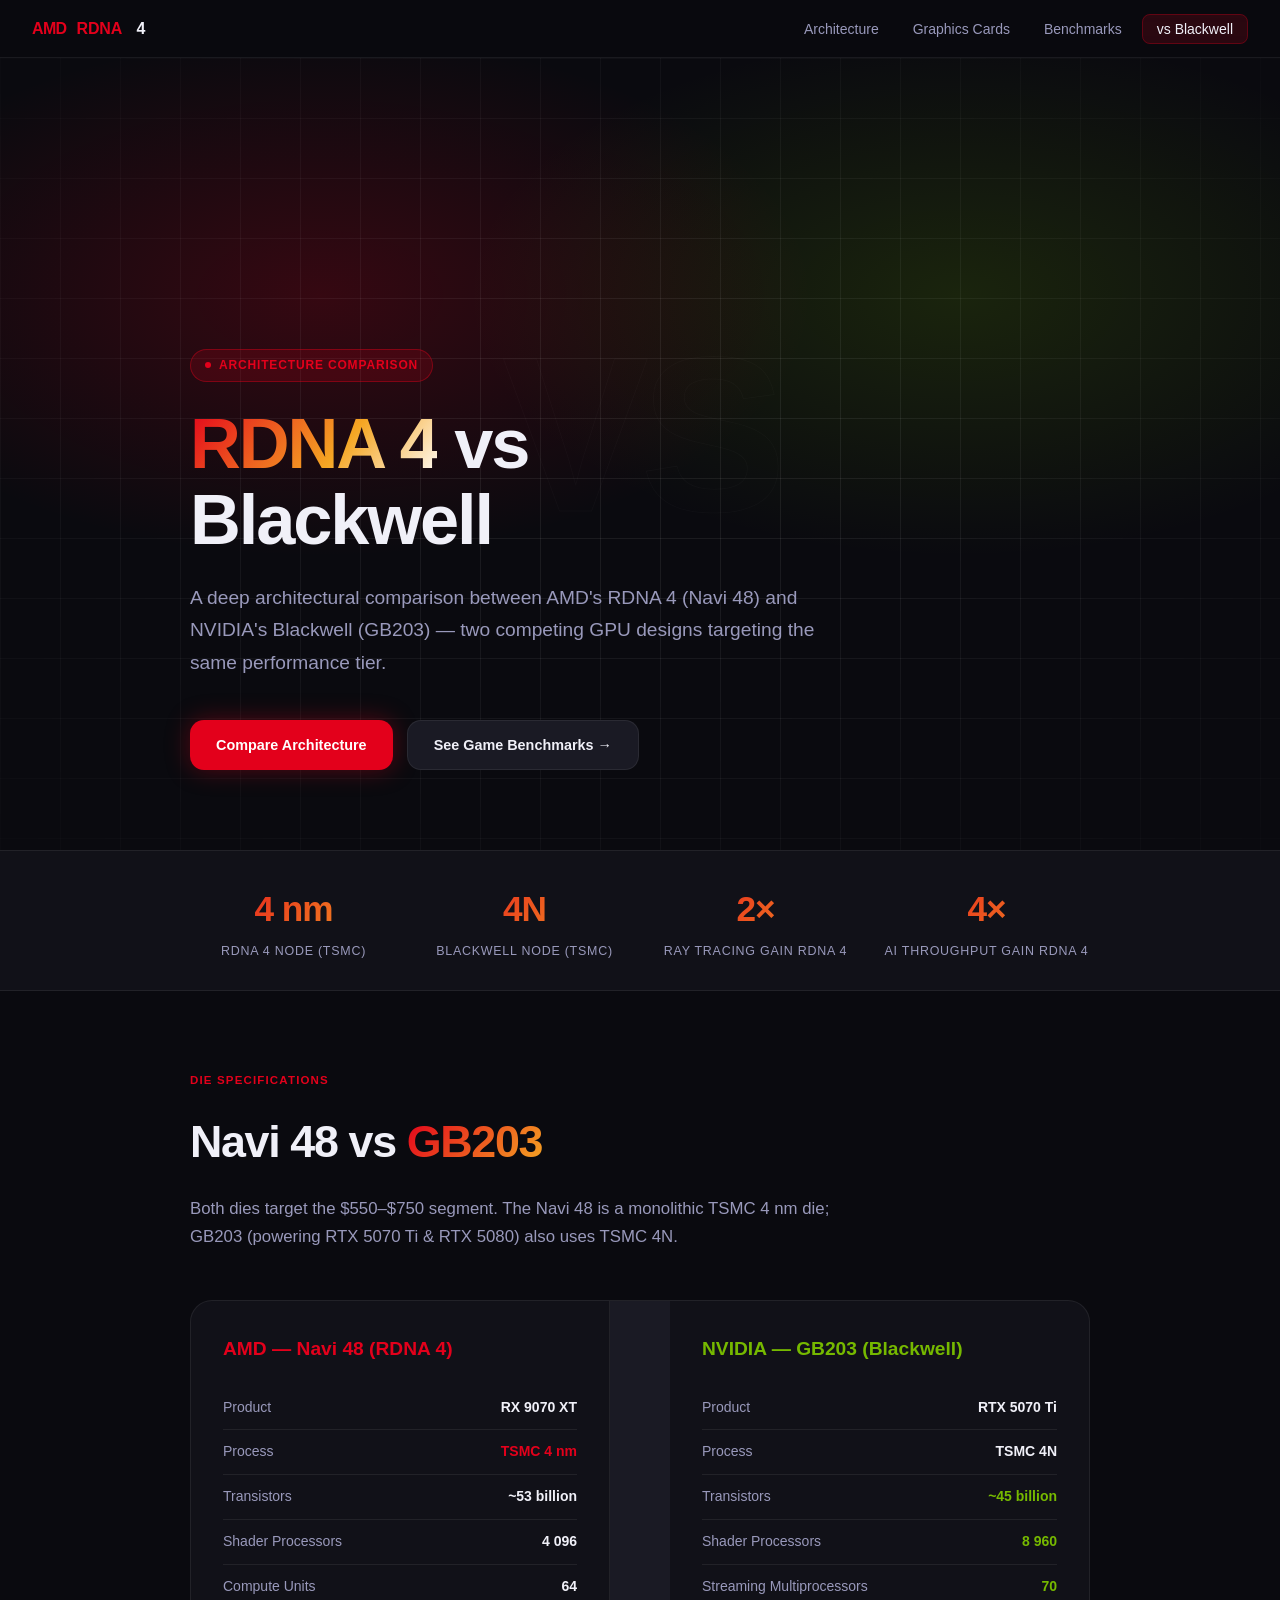
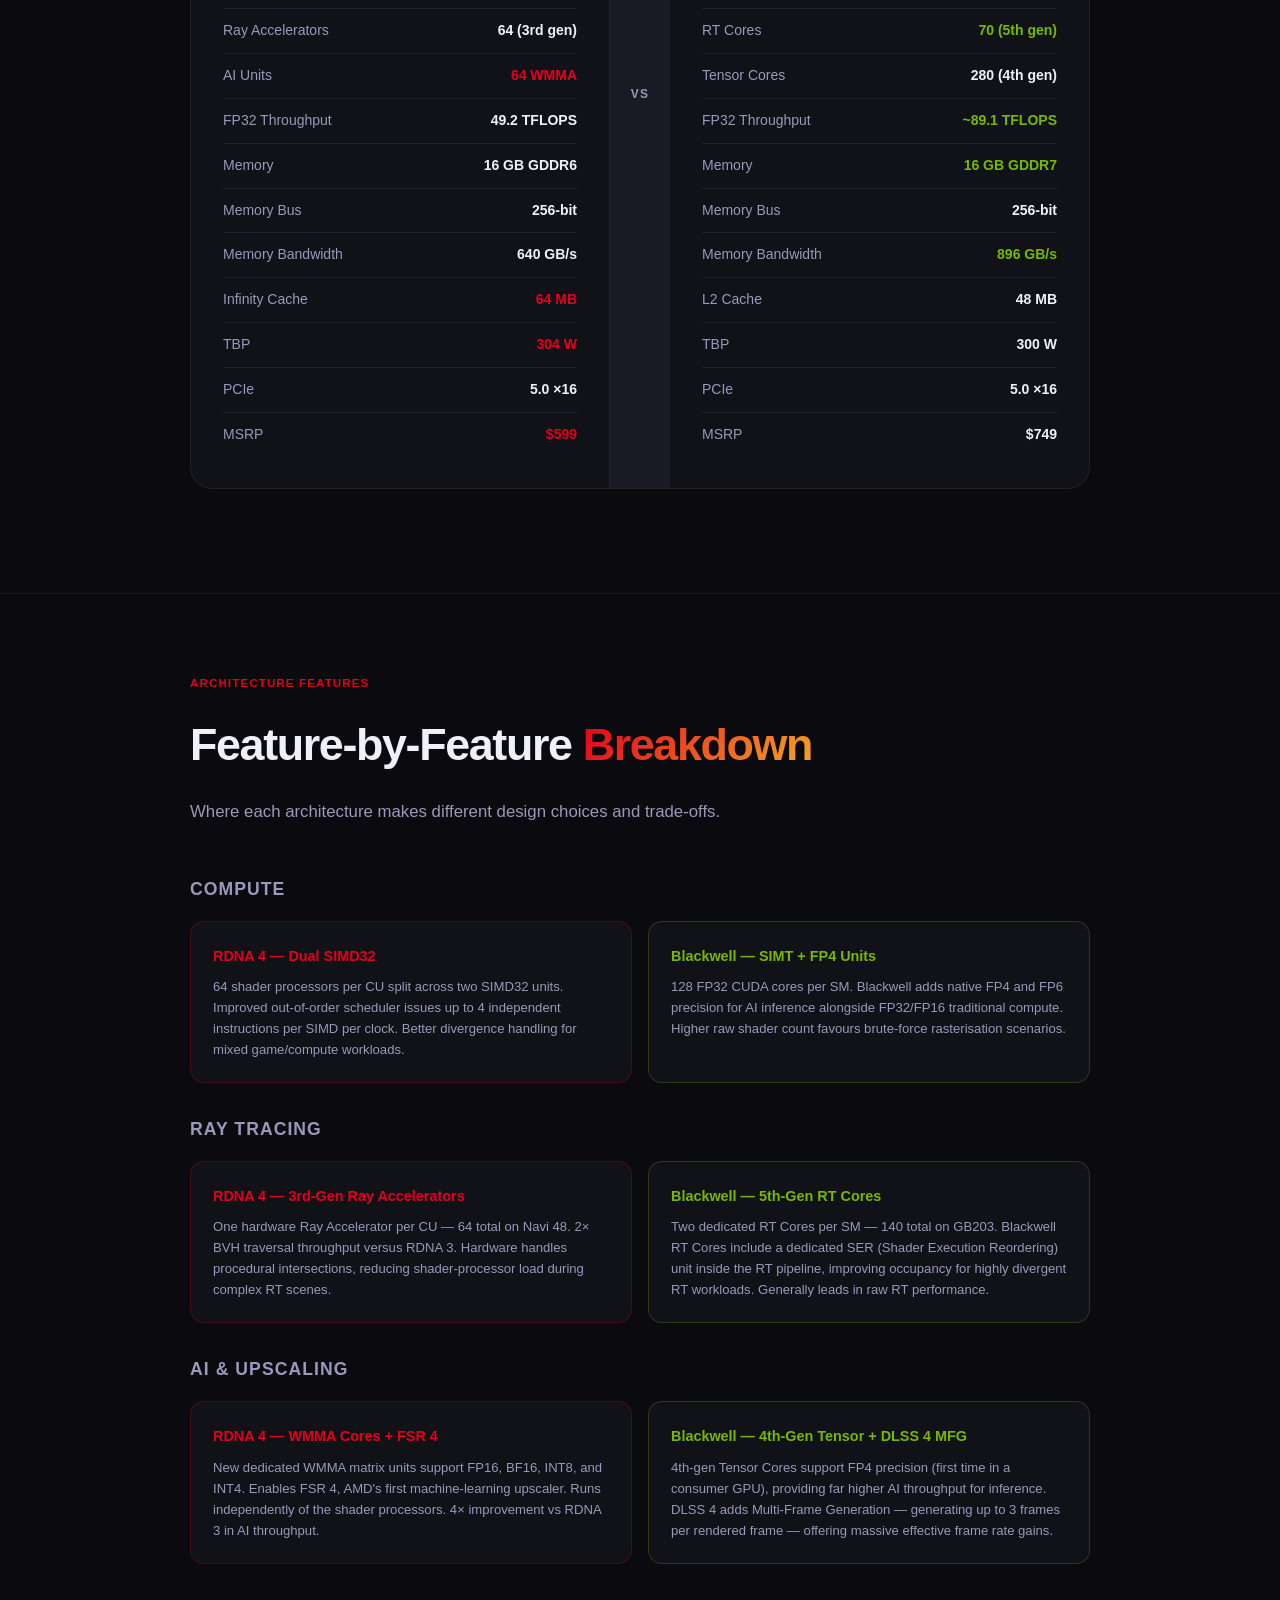
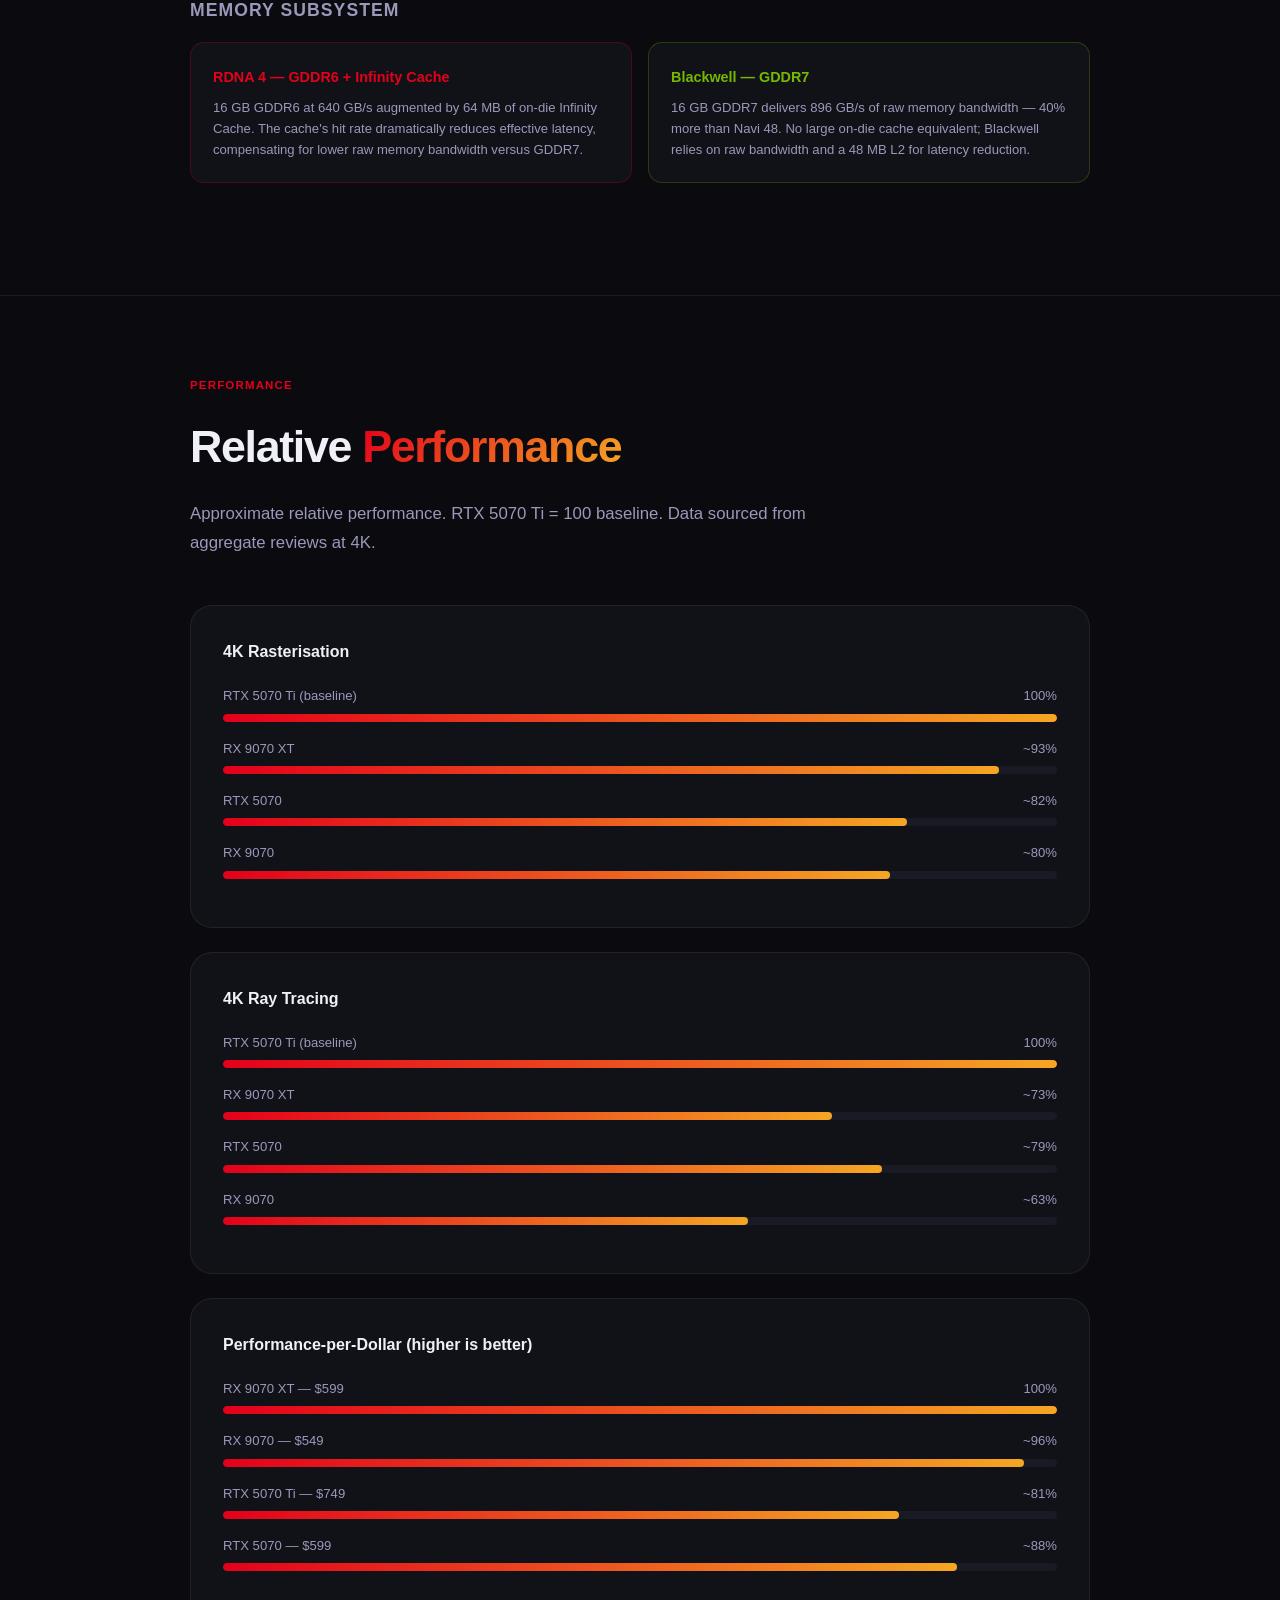
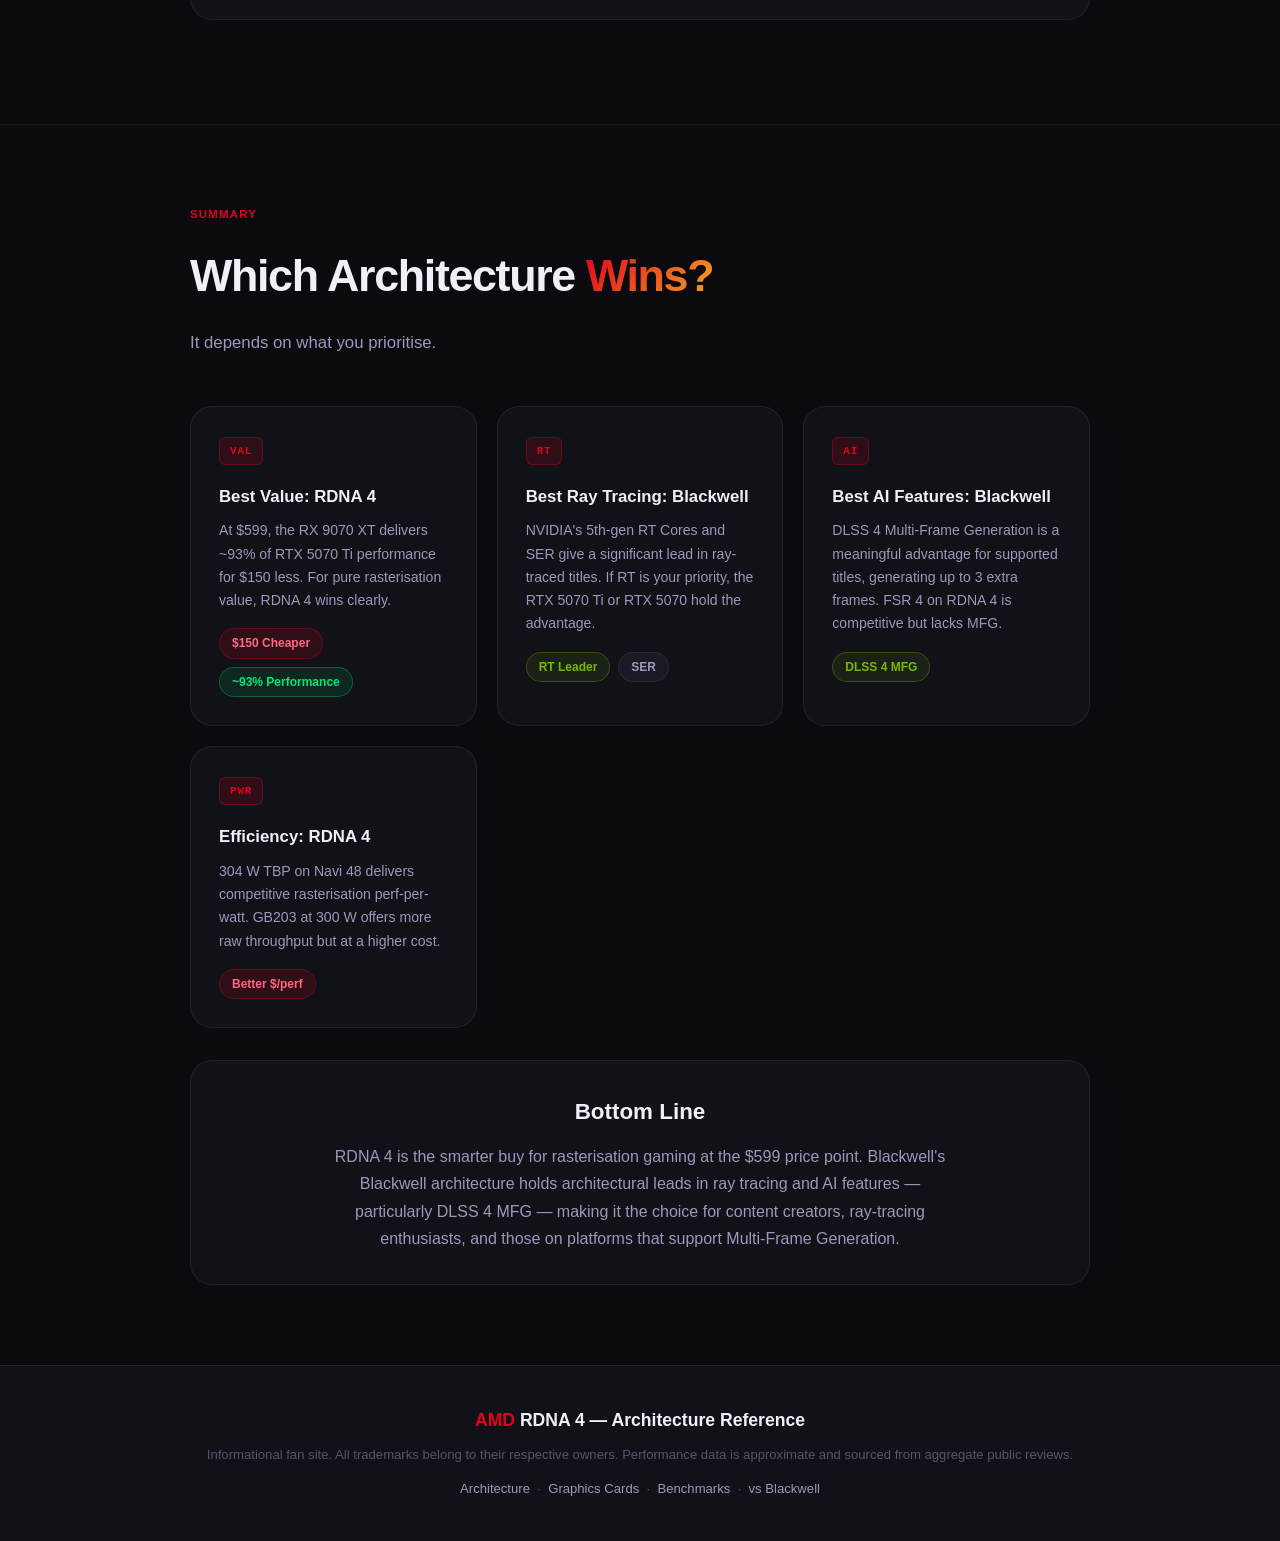
<file: srcs/requirements/bonus/apache/website_data/vs-blackwell.html>
<!DOCTYPE html>
<html lang="en">
<head>
<meta charset="UTF-8">
<meta name="viewport" content="width=device-width, initial-scale=1.0">
<title>RDNA 4 vs Blackwell — Architecture Comparison</title>
<meta name="description" content="Head-to-head architecture comparison: AMD RDNA 4 (Navi 48) vs NVIDIA Blackwell (GB203) — compute, ray tracing, AI, memory, and efficiency.">
<link rel="stylesheet" href="style.css">
</head>
<body>

<nav>
  <div class="nav-brand">
    <div class="logo">AMD</div>
    <span>RDNA</span>&nbsp;4
  </div>
  <ul class="nav-links">
    <li><a href="index.html">Architecture</a></li>
    <li><a href="cards.html">Graphics Cards</a></li>
    <li><a href="benchmarks.html">Benchmarks</a></li>
    <li><a href="vs-blackwell.html" class="active">vs Blackwell</a></li>
  </ul>
</nav>

<!-- ─── HERO ──────────────────────────────────────────────── -->
<section class="hero vs-hero">
  <div class="hero-grid"></div>
  <div class="hero-bg-label">VS</div>
  <div class="hero-inner">
    <div class="eyebrow"><span class="dot"></span>Architecture Comparison</div>
    <h1><span class="accent">RDNA 4</span> vs<br>Blackwell</h1>
    <p class="hero-sub">
      A deep architectural comparison between AMD's RDNA 4 (Navi 48) and NVIDIA's
      Blackwell (GB203) — two competing GPU designs targeting the same performance tier.
    </p>
    <div class="btn-group">
      <a class="btn btn-primary" href="#arch-compare">Compare Architecture</a>
      <a class="btn btn-ghost"   href="benchmarks.html">See Game Benchmarks →</a>
    </div>
  </div>
</section>

<!-- ─── STAT STRIP ────────────────────────────────────────── -->
<div class="stat-strip">
  <div class="stat-grid">
    <div class="stat-item">
      <div class="val" data-count="4" data-suffix=" nm">0 nm</div>
      <div class="label">RDNA 4 Node (TSMC)</div>
    </div>
    <div class="stat-item">
      <div class="val" data-count="4" data-suffix="N">0N</div>
      <div class="label">Blackwell Node (TSMC)</div>
    </div>
    <div class="stat-item">
      <div class="val" data-count="2" data-suffix="×">0×</div>
      <div class="label">Ray Tracing Gain RDNA 4</div>
    </div>
    <div class="stat-item">
      <div class="val" data-count="4" data-suffix="×">0×</div>
      <div class="label">AI Throughput Gain RDNA 4</div>
    </div>
  </div>
</div>

<!-- ─── ARCH SPECS ────────────────────────────────────────── -->
<section class="section" id="arch-compare">
  <div class="section-inner">
    <div class="section-label">Die Specifications</div>
    <h2>Navi 48 vs <span class="accent">GB203</span></h2>
    <p class="section-lead">
      Both dies target the $550–$750 segment. The Navi 48 is a monolithic TSMC 4 nm die;
      GB203 (powering RTX 5070 Ti &amp; RTX 5080) also uses TSMC 4N.
    </p>

    <div class="vs-split">
      <div class="vs-col amd">
        <h3>AMD — Navi 48 (RDNA 4)</h3>
        <div class="vs-row"><span class="vs-key">Product</span><span class="vs-val">RX 9070 XT</span></div>
        <div class="vs-row"><span class="vs-key">Process</span><span class="vs-val win">TSMC 4 nm</span></div>
        <div class="vs-row"><span class="vs-key">Transistors</span><span class="vs-val">~53 billion</span></div>
        <div class="vs-row"><span class="vs-key">Shader Processors</span><span class="vs-val">4 096</span></div>
        <div class="vs-row"><span class="vs-key">Compute Units</span><span class="vs-val">64</span></div>
        <div class="vs-row"><span class="vs-key">Ray Accelerators</span><span class="vs-val">64 (3rd gen)</span></div>
        <div class="vs-row"><span class="vs-key">AI Units</span><span class="vs-val win">64 WMMA</span></div>
        <div class="vs-row"><span class="vs-key">FP32 Throughput</span><span class="vs-val">49.2 TFLOPS</span></div>
        <div class="vs-row"><span class="vs-key">Memory</span><span class="vs-val">16 GB GDDR6</span></div>
        <div class="vs-row"><span class="vs-key">Memory Bus</span><span class="vs-val">256-bit</span></div>
        <div class="vs-row"><span class="vs-key">Memory Bandwidth</span><span class="vs-val">640 GB/s</span></div>
        <div class="vs-row"><span class="vs-key">Infinity Cache</span><span class="vs-val win">64 MB</span></div>
        <div class="vs-row"><span class="vs-key">TBP</span><span class="vs-val win">304 W</span></div>
        <div class="vs-row"><span class="vs-key">PCIe</span><span class="vs-val">5.0 ×16</span></div>
        <div class="vs-row"><span class="vs-key">MSRP</span><span class="vs-val win">$599</span></div>
      </div>
      <div class="vs-divider">VS</div>
      <div class="vs-col nvda">
        <h3>NVIDIA — GB203 (Blackwell)</h3>
        <div class="vs-row"><span class="vs-key">Product</span><span class="vs-val">RTX 5070 Ti</span></div>
        <div class="vs-row"><span class="vs-key">Process</span><span class="vs-val">TSMC 4N</span></div>
        <div class="vs-row"><span class="vs-key">Transistors</span><span class="vs-val nvwin">~45 billion</span></div>
        <div class="vs-row"><span class="vs-key">Shader Processors</span><span class="vs-val nvwin">8 960</span></div>
        <div class="vs-row"><span class="vs-key">Streaming Multiprocessors</span><span class="vs-val nvwin">70</span></div>
        <div class="vs-row"><span class="vs-key">RT Cores</span><span class="vs-val nvwin">70 (5th gen)</span></div>
        <div class="vs-row"><span class="vs-key">Tensor Cores</span><span class="vs-val">280 (4th gen)</span></div>
        <div class="vs-row"><span class="vs-key">FP32 Throughput</span><span class="vs-val nvwin">~89.1 TFLOPS</span></div>
        <div class="vs-row"><span class="vs-key">Memory</span><span class="vs-val nvwin">16 GB GDDR7</span></div>
        <div class="vs-row"><span class="vs-key">Memory Bus</span><span class="vs-val">256-bit</span></div>
        <div class="vs-row"><span class="vs-key">Memory Bandwidth</span><span class="vs-val nvwin">896 GB/s</span></div>
        <div class="vs-row"><span class="vs-key">L2 Cache</span><span class="vs-val">48 MB</span></div>
        <div class="vs-row"><span class="vs-key">TBP</span><span class="vs-val">300 W</span></div>
        <div class="vs-row"><span class="vs-key">PCIe</span><span class="vs-val">5.0 ×16</span></div>
        <div class="vs-row"><span class="vs-key">MSRP</span><span class="vs-val">$749</span></div>
      </div>
    </div>
  </div>
</section>

<hr class="divider">

<!-- ─── ARCHITECTURE FEATURES ─────────────────────────────── -->
<section class="section" id="features">
  <div class="section-inner">
    <div class="section-label">Architecture Features</div>
    <h2>Feature-by-Feature <span class="accent">Breakdown</span></h2>
    <p class="section-lead">Where each architecture makes different design choices and trade-offs.</p>

    <!-- Compute -->
    <h3 style="font-size:1.1rem;font-weight:700;color:var(--off);text-transform:uppercase;letter-spacing:.06em;margin-bottom:16px">Compute</h3>
    <div class="vs-feature-grid">
      <div class="vs-feature-card amd-card">
        <h4>RDNA 4 — Dual SIMD32</h4>
        <p>64 shader processors per CU split across two SIMD32 units. Improved out-of-order scheduler issues up to 4 independent instructions per SIMD per clock. Better divergence handling for mixed game/compute workloads.</p>
      </div>
      <div class="vs-feature-card nvda-card">
        <h4>Blackwell — SIMT + FP4 Units</h4>
        <p>128 FP32 CUDA cores per SM. Blackwell adds native FP4 and FP6 precision for AI inference alongside FP32/FP16 traditional compute. Higher raw shader count favours brute-force rasterisation scenarios.</p>
      </div>
    </div>

    <!-- Ray Tracing -->
    <h3 style="font-size:1.1rem;font-weight:700;color:var(--off);text-transform:uppercase;letter-spacing:.06em;margin-bottom:16px;margin-top:32px">Ray Tracing</h3>
    <div class="vs-feature-grid">
      <div class="vs-feature-card amd-card">
        <h4>RDNA 4 — 3rd-Gen Ray Accelerators</h4>
        <p>One hardware Ray Accelerator per CU — 64 total on Navi 48. 2× BVH traversal throughput versus RDNA 3. Hardware handles procedural intersections, reducing shader-processor load during complex RT scenes.</p>
      </div>
      <div class="vs-feature-card nvda-card">
        <h4>Blackwell — 5th-Gen RT Cores</h4>
        <p>Two dedicated RT Cores per SM — 140 total on GB203. Blackwell RT Cores include a dedicated SER (Shader Execution Reordering) unit inside the RT pipeline, improving occupancy for highly divergent RT workloads. Generally leads in raw RT performance.</p>
      </div>
    </div>

    <!-- AI -->
    <h3 style="font-size:1.1rem;font-weight:700;color:var(--off);text-transform:uppercase;letter-spacing:.06em;margin-bottom:16px;margin-top:32px">AI &amp; Upscaling</h3>
    <div class="vs-feature-grid">
      <div class="vs-feature-card amd-card">
        <h4>RDNA 4 — WMMA Cores + FSR 4</h4>
        <p>New dedicated WMMA matrix units support FP16, BF16, INT8, and INT4. Enables FSR 4, AMD's first machine-learning upscaler. Runs independently of the shader processors. 4× improvement vs RDNA 3 in AI throughput.</p>
      </div>
      <div class="vs-feature-card nvda-card">
        <h4>Blackwell — 4th-Gen Tensor + DLSS 4 MFG</h4>
        <p>4th-gen Tensor Cores support FP4 precision (first time in a consumer GPU), providing far higher AI throughput for inference. DLSS 4 adds Multi-Frame Generation — generating up to 3 frames per rendered frame — offering massive effective frame rate gains.</p>
      </div>
    </div>

    <!-- Memory -->
    <h3 style="font-size:1.1rem;font-weight:700;color:var(--off);text-transform:uppercase;letter-spacing:.06em;margin-bottom:16px;margin-top:32px">Memory Subsystem</h3>
    <div class="vs-feature-grid">
      <div class="vs-feature-card amd-card">
        <h4>RDNA 4 — GDDR6 + Infinity Cache</h4>
        <p>16 GB GDDR6 at 640 GB/s augmented by 64 MB of on-die Infinity Cache. The cache's hit rate dramatically reduces effective latency, compensating for lower raw memory bandwidth versus GDDR7.</p>
      </div>
      <div class="vs-feature-card nvda-card">
        <h4>Blackwell — GDDR7</h4>
        <p>16 GB GDDR7 delivers 896 GB/s of raw memory bandwidth — 40% more than Navi 48. No large on-die cache equivalent; Blackwell relies on raw bandwidth and a 48 MB L2 for latency reduction.</p>
      </div>
    </div>
  </div>
</section>

<hr class="divider">

<!-- ─── PERFORMANCE COMPARISON ────────────────────────────── -->
<section class="section" id="perf">
  <div class="section-inner">
    <div class="section-label">Performance</div>
    <h2>Relative <span class="accent">Performance</span></h2>
    <p class="section-lead">Approximate relative performance. RTX 5070 Ti = 100 baseline. Data sourced from aggregate reviews at 4K.</p>

    <div class="compare-block">
      <h4>4K Rasterisation</h4>
      <div class="bar-row">
        <div class="bar-row-label"><span>RTX 5070 Ti (baseline)</span><span>100%</span></div>
        <div class="bar-track"><div class="bar-fill" data-w="100%"></div></div>
      </div>
      <div class="bar-row">
        <div class="bar-row-label"><span>RX 9070 XT</span><span>~93%</span></div>
        <div class="bar-track"><div class="bar-fill" data-w="93%"></div></div>
      </div>
      <div class="bar-row">
        <div class="bar-row-label"><span>RTX 5070</span><span>~82%</span></div>
        <div class="bar-track"><div class="bar-fill" data-w="82%"></div></div>
      </div>
      <div class="bar-row">
        <div class="bar-row-label"><span>RX 9070</span><span>~80%</span></div>
        <div class="bar-track"><div class="bar-fill" data-w="80%"></div></div>
      </div>
    </div>

    <div class="compare-block">
      <h4>4K Ray Tracing</h4>
      <div class="bar-row">
        <div class="bar-row-label"><span>RTX 5070 Ti (baseline)</span><span>100%</span></div>
        <div class="bar-track"><div class="bar-fill" data-w="100%"></div></div>
      </div>
      <div class="bar-row">
        <div class="bar-row-label"><span>RX 9070 XT</span><span>~73%</span></div>
        <div class="bar-track"><div class="bar-fill" data-w="73%"></div></div>
      </div>
      <div class="bar-row">
        <div class="bar-row-label"><span>RTX 5070</span><span>~79%</span></div>
        <div class="bar-track"><div class="bar-fill" data-w="79%"></div></div>
      </div>
      <div class="bar-row">
        <div class="bar-row-label"><span>RX 9070</span><span>~63%</span></div>
        <div class="bar-track"><div class="bar-fill" data-w="63%"></div></div>
      </div>
    </div>

    <div class="compare-block">
      <h4>Performance-per-Dollar (higher is better)</h4>
      <div class="bar-row">
        <div class="bar-row-label"><span>RX 9070 XT — $599</span><span>100%</span></div>
        <div class="bar-track"><div class="bar-fill" data-w="100%"></div></div>
      </div>
      <div class="bar-row">
        <div class="bar-row-label"><span>RX 9070 — $549</span><span>~96%</span></div>
        <div class="bar-track"><div class="bar-fill" data-w="96%"></div></div>
      </div>
      <div class="bar-row">
        <div class="bar-row-label"><span>RTX 5070 Ti — $749</span><span>~81%</span></div>
        <div class="bar-track"><div class="bar-fill" data-w="81%"></div></div>
      </div>
      <div class="bar-row">
        <div class="bar-row-label"><span>RTX 5070 — $599</span><span>~88%</span></div>
        <div class="bar-track"><div class="bar-fill" data-w="88%"></div></div>
      </div>
    </div>
  </div>
</section>

<hr class="divider">

<!-- ─── VERDICT ───────────────────────────────────────────── -->
<section class="section" id="verdict">
  <div class="section-inner">
    <div class="section-label">Summary</div>
    <h2>Which Architecture <span class="accent">Wins?</span></h2>
    <p class="section-lead">It depends on what you prioritise.</p>

    <div class="card-grid" style="margin-bottom:32px">
      <div class="card">
        <div class="card-icon">VAL</div>
        <h3>Best Value: RDNA 4</h3>
        <p>At $599, the RX 9070 XT delivers ~93% of RTX 5070 Ti performance for $150 less. For pure rasterisation value, RDNA 4 wins clearly.</p>
        <div class="tag-list"><span class="tag red">$150 Cheaper</span><span class="tag green">~93% Performance</span></div>
      </div>
      <div class="card">
        <div class="card-icon">RT</div>
        <h3>Best Ray Tracing: Blackwell</h3>
        <p>NVIDIA's 5th-gen RT Cores and SER give a significant lead in ray-traced titles. If RT is your priority, the RTX 5070 Ti or RTX 5070 hold the advantage.</p>
        <div class="tag-list"><span class="tag" style="color:#76b900;border-color:rgba(118,185,0,.3);background:rgba(118,185,0,.1)">RT Leader</span><span class="tag">SER</span></div>
      </div>
      <div class="card">
        <div class="card-icon">AI</div>
        <h3>Best AI Features: Blackwell</h3>
        <p>DLSS 4 Multi-Frame Generation is a meaningful advantage for supported titles, generating up to 3 extra frames. FSR 4 on RDNA 4 is competitive but lacks MFG.</p>
        <div class="tag-list"><span class="tag" style="color:#76b900;border-color:rgba(118,185,0,.3);background:rgba(118,185,0,.1)">DLSS 4 MFG</span></div>
      </div>
      <div class="card">
        <div class="card-icon">PWR</div>
        <h3>Efficiency: RDNA 4</h3>
        <p>304 W TBP on Navi 48 delivers competitive rasterisation perf-per-watt. GB203 at 300 W offers more raw throughput but at a higher cost.</p>
        <div class="tag-list"><span class="tag red">Better $/perf</span></div>
      </div>
    </div>

    <div class="verdict-box">
      <h3>Bottom Line</h3>
      <p>RDNA 4 is the smarter buy for rasterisation gaming at the $599 price point. Blackwell's Blackwell architecture holds architectural leads in ray tracing and AI features — particularly DLSS 4 MFG — making it the choice for content creators, ray-tracing enthusiasts, and those on platforms that support Multi-Frame Generation.</p>
    </div>
  </div>
</section>

<!-- ─── FOOTER ────────────────────────────────────────────── -->
<footer>
  <div class="footer-inner">
    <div class="footer-brand"><span>AMD</span> RDNA 4 — Architecture Reference</div>
    <p>Informational fan site. All trademarks belong to their respective owners. Performance data is approximate and sourced from aggregate public reviews.</p>
    <p style="margin-top:12px">
      <a href="index.html">Architecture</a> &nbsp;·&nbsp;
      <a href="cards.html">Graphics Cards</a> &nbsp;·&nbsp;
      <a href="benchmarks.html">Benchmarks</a> &nbsp;·&nbsp;
      <a href="vs-blackwell.html">vs Blackwell</a>
    </p>
  </div>
</footer>

<script src="main.js"></script>
</body>
</html>
</file>
<file: srcs/requirements/bonus/apache/website_data/style.css>
/* ─── Reset & Tokens ─────────────────────────────────────── */
*, *::before, *::after { box-sizing: border-box; margin: 0; padding: 0; }

:root {
  --bg:        #0a0a0f;
  --bg-2:      #111118;
  --bg-3:      #1a1a24;
  --line:      rgba(255,255,255,.07);
  --white:     #f0f0f8;
  --off:       #9999bb;
  --muted:     #55556a;
  --red:       #e3001b;
  --red-dim:   rgba(227,0,27,.15);
  --red-glow:  rgba(227,0,27,.35);
  --amber:     #f5a623;
  --cyan:      #00d4ff;
  --green:     #00e676;
  --r:         14px;
  --r-lg:      22px;
  --nav-h:     58px;
}

html { scroll-behavior: smooth; font-size: 16px; }
body {
  font-family: -apple-system, BlinkMacSystemFont, "Segoe UI", Roboto, "Helvetica Neue", Arial, sans-serif;
  background: var(--bg);
  color: var(--white);
  line-height: 1.7;
  -webkit-font-smoothing: antialiased;
}
img { display: block; max-width: 100%; }
a { color: var(--red); text-decoration: none; }
a:hover { text-decoration: underline; }

/* ─── Nav ────────────────────────────────────────────────── */
nav {
  position: sticky; top: 0; z-index: 900;
  background: rgba(10,10,15,.88);
  backdrop-filter: blur(14px);
  -webkit-backdrop-filter: blur(14px);
  border-bottom: 1px solid var(--line);
  padding: 0 32px;
  height: var(--nav-h);
  display: flex; align-items: center; justify-content: space-between;
}
.nav-brand {
  font-weight: 800; font-size: 1rem; letter-spacing: -0.01em;
  display: flex; align-items: center; gap: 10px;
}
.nav-brand .logo {
  font-size: 1rem; font-weight: 900; color: var(--red);
  letter-spacing: -0.04em; flex-shrink: 0;
}
.nav-brand span { color: var(--red); }
.nav-links { display: flex; gap: 6px; list-style: none; align-items: center; }
.nav-links a {
  color: var(--off); font-size: .875rem; padding: 6px 14px;
  border-radius: 8px; transition: background .2s, color .2s;
}
.nav-links a:hover { color: var(--white); background: var(--bg-3); text-decoration: none; }
.nav-links a.active {
  color: var(--white); background: var(--red-dim);
  border: 1px solid rgba(227,0,27,.3);
}

/* ─── Hero ───────────────────────────────────────────────── */
.hero {
  min-height: 88vh;
  display: flex; flex-direction: column; justify-content: flex-end;
  position: relative; overflow: hidden;
  padding: 100px 32px 80px;
}
.hero::before {
  content: '';
  position: absolute; inset: 0;
  background:
    radial-gradient(ellipse 90% 70% at 65% 20%, rgba(227,0,27,.18) 0%, transparent 60%),
    radial-gradient(ellipse 50% 50% at 5%  90%, rgba(0,212,255,.07) 0%, transparent 50%),
    var(--bg);
  pointer-events: none;
}
.hero-grid {
  position: absolute; inset: 0;
  background-image:
    linear-gradient(var(--line) 1px, transparent 1px),
    linear-gradient(90deg, var(--line) 1px, transparent 1px);
  background-size: 60px 60px;
  mask-image: radial-gradient(ellipse 80% 80% at 50% 50%, black 20%, transparent 100%);
  pointer-events: none;
}
.hero-bg-label {
  position: absolute; top: 50%; left: 50%; transform: translate(-50%,-55%);
  font-size: min(22vw,220px); font-weight: 900; color: transparent;
  -webkit-text-stroke: 1px rgba(255,255,255,.025);
  pointer-events: none; user-select: none; white-space: nowrap; letter-spacing: -0.04em;
}
.hero-inner { max-width: 900px; margin: 0 auto; width: 100%; position: relative; z-index: 1; }
.eyebrow {
  display: inline-flex; align-items: center; gap: 8px;
  background: var(--red-dim); border: 1px solid rgba(227,0,27,.4);
  color: var(--red); border-radius: 100px; padding: 5px 14px;
  font-size: .75rem; font-weight: 700; letter-spacing: .07em; text-transform: uppercase;
  margin-bottom: 24px;
}
.eyebrow .dot {
  width: 6px; height: 6px; border-radius: 50%; background: var(--red);
  animation: pulse 2s ease-in-out infinite;
}
@keyframes pulse {
  0%,100% { opacity: 1; transform: scale(1); }
  50%      { opacity: .4; transform: scale(.7); }
}
.hero h1 {
  font-size: clamp(2.6rem, 5.5vw, 5.2rem);
  font-weight: 800; letter-spacing: -0.03em; line-height: 1.08;
  margin-bottom: 24px;
}
.hero h1 .accent {
  background: linear-gradient(130deg, var(--red) 0%, var(--amber) 60%, #fff 100%);
  -webkit-background-clip: text; -webkit-text-fill-color: transparent; background-clip: text;
}
.hero-sub {
  font-size: clamp(.95rem, 1.8vw, 1.2rem); color: var(--off); max-width: 640px;
  margin-bottom: 40px;
}
.btn-group { display: flex; gap: 14px; flex-wrap: wrap; }
.btn {
  display: inline-flex; align-items: center; gap: 8px;
  padding: 12px 26px; border-radius: var(--r); font-weight: 700; font-size: .9rem;
  cursor: pointer; border: none; text-decoration: none; transition: transform .15s, box-shadow .15s;
}
.btn:hover { transform: translateY(-2px); text-decoration: none; }
.btn-primary {
  background: var(--red); color: #fff;
  box-shadow: 0 0 24px var(--red-glow);
}
.btn-primary:hover { box-shadow: 0 0 36px var(--red-glow); }
.btn-ghost {
  background: var(--bg-3); color: var(--white);
  border: 1px solid var(--line);
}
.btn-ghost:hover { background: var(--bg-2); }

/* ─── Stat Strip ─────────────────────────────────────────── */
.stat-strip {
  border-top: 1px solid var(--line);
  border-bottom: 1px solid var(--line);
  background: var(--bg-2);
  padding: 28px 32px;
}
.stat-grid {
  max-width: 900px; margin: 0 auto;
  display: grid; grid-template-columns: repeat(auto-fit, minmax(160px, 1fr));
  gap: 24px; text-align: center;
}
.stat-item .val {
  font-size: 2.2rem; font-weight: 800; letter-spacing: -0.03em;
  background: linear-gradient(130deg, var(--red), var(--amber));
  -webkit-background-clip: text; -webkit-text-fill-color: transparent; background-clip: text;
}
.stat-item .label { font-size: .78rem; color: var(--off); text-transform: uppercase; letter-spacing: .06em; margin-top: 2px; }

/* ─── Section / Content ──────────────────────────────────── */
.section { padding: 80px 32px; }
.section-inner { max-width: 900px; margin: 0 auto; }
.section-label {
  font-size: .72rem; font-weight: 700; letter-spacing: .1em; text-transform: uppercase;
  color: var(--red); margin-bottom: 12px;
}
.section h2 {
  font-size: clamp(1.8rem, 3.5vw, 2.8rem); font-weight: 800;
  letter-spacing: -0.03em; margin-bottom: 16px;
}
.section h2 .accent {
  background: linear-gradient(130deg, var(--red), var(--amber));
  -webkit-background-clip: text; -webkit-text-fill-color: transparent; background-clip: text;
}
.section-lead { font-size: 1.05rem; color: var(--off); max-width: 680px; margin-bottom: 48px; }

/* ─── Cards ──────────────────────────────────────────────── */
.card-grid {
  display: grid; gap: 20px;
  grid-template-columns: repeat(auto-fill, minmax(260px, 1fr));
}
.card {
  background: var(--bg-2); border: 1px solid var(--line);
  border-radius: var(--r-lg); padding: 28px;
  transition: border-color .2s, transform .2s, box-shadow .2s;
  position: relative; overflow: hidden;
}
.card::before {
  content: ''; position: absolute; inset: 0;
  background: linear-gradient(135deg, var(--red-dim) 0%, transparent 60%);
  opacity: 0; transition: opacity .2s;
}
.card:hover { border-color: rgba(227,0,27,.4); transform: translateY(-3px); box-shadow: 0 12px 40px rgba(0,0,0,.4); }
.card:hover::before { opacity: 1; }
.card-icon {
  display: inline-flex; align-items: center; justify-content: center;
  height: 28px; padding: 0 10px; border-radius: 6px;
  background: var(--red-dim); border: 1px solid rgba(227,0,27,.3);
  font-size: .68rem; font-weight: 800; letter-spacing: .08em;
  color: var(--red); text-transform: uppercase;
  margin-bottom: 18px; font-family: 'SF Mono', 'Consolas', 'Menlo', monospace;
}
.card h3 { font-size: 1.05rem; font-weight: 700; margin-bottom: 8px; }
.card p { font-size: .88rem; color: var(--off); line-height: 1.65; }

/* ─── Feature Row (alternating) ──────────────────────────── */
.feature-row {
  display: grid; grid-template-columns: 1fr 1fr; gap: 48px;
  align-items: center; margin-bottom: 60px;
}
.feature-row.reverse { direction: rtl; }
.feature-row.reverse > * { direction: ltr; }
.feature-art {
  background: var(--bg-2); border: 1px solid var(--line);
  border-radius: var(--r-lg); padding: 40px;
  display: flex; align-items: center; justify-content: center;
  min-height: 220px; position: relative; overflow: hidden;
}
.feature-art .glow {
  position: absolute; width: 160px; height: 160px; border-radius: 50%;
  background: var(--red-glow); filter: blur(60px); opacity: .4;
}
.feature-art .art-label {
  font-size: 3.5rem; font-weight: 900; letter-spacing: -0.04em;
  background: linear-gradient(130deg, var(--red), var(--amber));
  -webkit-background-clip: text; -webkit-text-fill-color: transparent; background-clip: text;
  position: relative; z-index: 1;
}
.feature-text h3 { font-size: 1.5rem; font-weight: 800; margin-bottom: 12px; }
.feature-text p { color: var(--off); margin-bottom: 14px; }
.tag-list { display: flex; flex-wrap: wrap; gap: 8px; margin-top: 16px; }
.tag {
  font-size: .75rem; font-weight: 600; padding: 4px 12px; border-radius: 100px;
  background: var(--bg-3); border: 1px solid var(--line); color: var(--off);
}
.tag.red   { background: var(--red-dim); border-color: rgba(227,0,27,.3); color: #ff6680; }
.tag.cyan  { background: rgba(0,212,255,.1); border-color: rgba(0,212,255,.3); color: var(--cyan); }
.tag.green { background: rgba(0,230,118,.1); border-color: rgba(0,230,118,.3); color: var(--green); }
.tag.amber { background: rgba(245,166,35,.1); border-color: rgba(245,166,35,.3); color: var(--amber); }

/* ─── Comparison Bar ─────────────────────────────────────── */
.compare-block { background: var(--bg-2); border: 1px solid var(--line); border-radius: var(--r-lg); padding: 32px; margin-bottom: 24px; }
.compare-block h4 { font-size: 1rem; font-weight: 700; margin-bottom: 20px; }
.bar-row { margin-bottom: 16px; }
.bar-row-label { display: flex; justify-content: space-between; font-size: .82rem; color: var(--off); margin-bottom: 6px; }
.bar-track { height: 8px; background: var(--bg-3); border-radius: 100px; overflow: hidden; }
.bar-fill {
  height: 100%; border-radius: 100px;
  background: linear-gradient(90deg, var(--red), var(--amber));
  width: 0%; transition: width 1s cubic-bezier(.4,0,.2,1);
}

/* ─── GPU Card ───────────────────────────────────────────── */
.gpu-card {
  background: var(--bg-2); border: 1px solid var(--line);
  border-radius: var(--r-lg); overflow: hidden;
  transition: border-color .2s, transform .2s, box-shadow .2s;
}
.gpu-card:hover { border-color: rgba(227,0,27,.45); transform: translateY(-4px); box-shadow: 0 16px 48px rgba(0,0,0,.5); }
.gpu-card-header {
  padding: 32px; position: relative; overflow: hidden;
  background: linear-gradient(135deg, var(--bg-3) 0%, var(--bg-2) 100%);
}
.gpu-card-header::before {
  content: ''; position: absolute; top: -40px; right: -40px;
  width: 200px; height: 200px; border-radius: 50%;
  background: var(--red-glow); filter: blur(70px); opacity: .3;
}
.gpu-badge {
  display: inline-block; font-size: .7rem; font-weight: 700; letter-spacing: .08em;
  text-transform: uppercase; padding: 3px 10px; border-radius: 100px;
  background: var(--red-dim); border: 1px solid rgba(227,0,27,.4); color: var(--red);
  margin-bottom: 14px;
}
.gpu-card-header h3 { font-size: 1.8rem; font-weight: 800; letter-spacing: -0.02em; position: relative; z-index: 1; }
.gpu-card-header .gpu-sub { color: var(--off); font-size: .9rem; margin-top: 4px; position: relative; z-index: 1; }
.gpu-price { font-size: 2rem; font-weight: 800; margin-top: 16px; position: relative; z-index: 1; }
.gpu-price span { font-size: 1rem; font-weight: 400; color: var(--off); }
.gpu-specs { padding: 28px; }
.spec-row { display: flex; justify-content: space-between; align-items: center; padding: 11px 0; border-bottom: 1px solid var(--line); font-size: .88rem; }
.spec-row:last-child { border-bottom: none; }
.spec-key { color: var(--off); }
.spec-val { font-weight: 700; }

/* ─── Table ──────────────────────────────────────────────── */
.table-wrap { overflow-x: auto; border-radius: var(--r-lg); border: 1px solid var(--line); }
table { width: 100%; border-collapse: collapse; font-size: .88rem; }
thead th {
  background: var(--bg-3); padding: 14px 18px; text-align: left;
  font-size: .75rem; font-weight: 700; letter-spacing: .06em; text-transform: uppercase; color: var(--off);
  border-bottom: 1px solid var(--line);
}
tbody td { padding: 13px 18px; border-bottom: 1px solid var(--line); }
tbody tr:last-child td { border-bottom: none; }
tbody tr:hover td { background: rgba(255,255,255,.025); }
.td-highlight { color: var(--red); font-weight: 700; }

/* ─── Timeline ───────────────────────────────────────────── */
.timeline { position: relative; padding-left: 28px; }
.timeline::before { content: ''; position: absolute; left: 7px; top: 8px; bottom: 8px; width: 2px; background: var(--line); }
.tl-item { position: relative; margin-bottom: 32px; }
.tl-dot {
  position: absolute; left: -28px; top: 4px;
  width: 14px; height: 14px; border-radius: 50%;
  background: var(--bg); border: 2px solid var(--red);
  box-shadow: 0 0 10px var(--red-glow);
}
.tl-item h4 { font-size: 1rem; font-weight: 700; margin-bottom: 6px; }
.tl-item p { font-size: .875rem; color: var(--off); }

/* ─── Section Divider ────────────────────────────────────── */
.divider { border: none; border-top: 1px solid var(--line); margin: 0; }

/* ─── Footer ─────────────────────────────────────────────── */
footer {
  border-top: 1px solid var(--line);
  background: var(--bg-2);
  padding: 40px 32px;
  text-align: center;
}
.footer-inner { max-width: 900px; margin: 0 auto; }
.footer-brand { font-weight: 800; font-size: 1.1rem; margin-bottom: 8px; }
.footer-brand span { color: var(--red); }
footer p { color: var(--muted); font-size: .82rem; margin-top: 6px; }
footer a { color: var(--off); }
footer a:hover { color: var(--white); }

/* ─── VS Blackwell Page ──────────────────────────────────── */
.vs-hero::before {
  background:
    radial-gradient(ellipse 70% 60% at 25% 30%, rgba(227,0,27,.2) 0%, transparent 55%),
    radial-gradient(ellipse 70% 60% at 75% 30%, rgba(118,185,0,.15) 0%, transparent 55%),
    var(--bg);
}
.vs-split {
  display: grid; grid-template-columns: 1fr auto 1fr; gap: 0;
  background: var(--bg-2); border: 1px solid var(--line); border-radius: var(--r-lg);
  overflow: hidden; margin-bottom: 24px;
}
.vs-col { padding: 32px; }
.vs-col.amd  { border-right: 1px solid var(--line); }
.vs-col.nvda { }
.vs-divider {
  display: flex; align-items: center; justify-content: center;
  padding: 0 20px; background: var(--bg-3);
  font-size: .75rem; font-weight: 800; letter-spacing: .1em;
  color: var(--off); writing-mode: horizontal-tb; min-width: 60px;
}
.vs-col h3 { font-size: 1.2rem; font-weight: 800; margin-bottom: 20px; }
.vs-col.amd  h3 { color: var(--red); }
.vs-col.nvda h3 { color: #76b900; }
.vs-row { display: flex; justify-content: space-between; padding: 10px 0; border-bottom: 1px solid var(--line); font-size: .875rem; }
.vs-row:last-child { border-bottom: none; }
.vs-key  { color: var(--off); }
.vs-val  { font-weight: 700; }
.vs-val.win { color: var(--red); }
.vs-val.nvwin { color: #76b900; }
.vs-feature-grid { display: grid; grid-template-columns: 1fr 1fr; gap: 16px; margin-bottom: 32px; }
.vs-feature-card {
  background: var(--bg-2); border: 1px solid var(--line); border-radius: var(--r); padding: 22px;
}
.vs-feature-card.amd-card  { border-color: rgba(227,0,27,.25); }
.vs-feature-card.nvda-card { border-color: rgba(118,185,0,.25); }
.vs-feature-card h4 { font-size: .9rem; font-weight: 700; margin-bottom: 8px; }
.vs-feature-card.amd-card  h4 { color: var(--red); }
.vs-feature-card.nvda-card h4 { color: #76b900; }
.vs-feature-card p { font-size: .82rem; color: var(--off); line-height: 1.6; }
.verdict-box {
  background: var(--bg-2); border: 1px solid var(--line); border-radius: var(--r-lg);
  padding: 32px; text-align: center;
}
.verdict-box h3 { font-size: 1.4rem; font-weight: 800; margin-bottom: 12px; }
.verdict-box p { color: var(--off); max-width: 640px; margin: 0 auto; }

/* ─── Benchmark Bar — dual color ─────────────────────────── */
.bench-section {
  background: var(--bg-2); border: 1px solid var(--line);
  border-radius: var(--r-lg); padding: 28px; margin-bottom: 24px;
}
.bench-section h4 { font-size: 1rem; font-weight: 700; margin-bottom: 6px; }
.bench-section .bench-meta { font-size: .78rem; color: var(--muted); margin-bottom: 20px; }
.bench-row { margin-bottom: 14px; }
.bench-label { display: flex; justify-content: space-between; font-size: .82rem; margin-bottom: 5px; }
.bench-label .gpu-name { color: var(--off); }
.bench-label .fps { font-weight: 700; color: var(--white); }
.bench-track { height: 9px; background: var(--bg-3); border-radius: 100px; overflow: hidden; }
.bench-fill {
  height: 100%; border-radius: 100px; width: 0%;
  transition: width 1.1s cubic-bezier(.4,0,.2,1);
}
.bench-fill.amd  { background: linear-gradient(90deg, #e3001b, #f5a623); }
.bench-fill.nvda { background: linear-gradient(90deg, #76b900, #a0e040); }
.bench-legend {
  display: flex; gap: 20px; margin-bottom: 32px; flex-wrap: wrap;
}
.bench-legend-item { display: flex; align-items: center; gap: 8px; font-size: .8rem; color: var(--off); }
.swatch { width: 28px; height: 8px; border-radius: 100px; }
.swatch.amd  { background: linear-gradient(90deg, #e3001b, #f5a623); }
.swatch.nvda { background: linear-gradient(90deg, #76b900, #a0e040); }
.bench-note { font-size: .78rem; color: var(--muted); margin-top: 10px; }

/* ─── Responsive ─────────────────────────────────────────── */
@media (max-width: 768px) {
  .feature-row { grid-template-columns: 1fr; }
  .feature-row.reverse { direction: ltr; }
  nav { padding: 0 18px; }
  .nav-links { gap: 2px; }
  .nav-links a { padding: 6px 10px; font-size: .8rem; }
  .hero { padding: 80px 18px 60px; }
  .section { padding: 60px 18px; }
  .gpu-grid { grid-template-columns: 1fr !important; }
  .vs-split { grid-template-columns: 1fr; }
  .vs-divider { writing-mode: horizontal-tb; padding: 14px; min-width: unset; }
  .vs-feature-grid { grid-template-columns: 1fr; }
}
</file>
